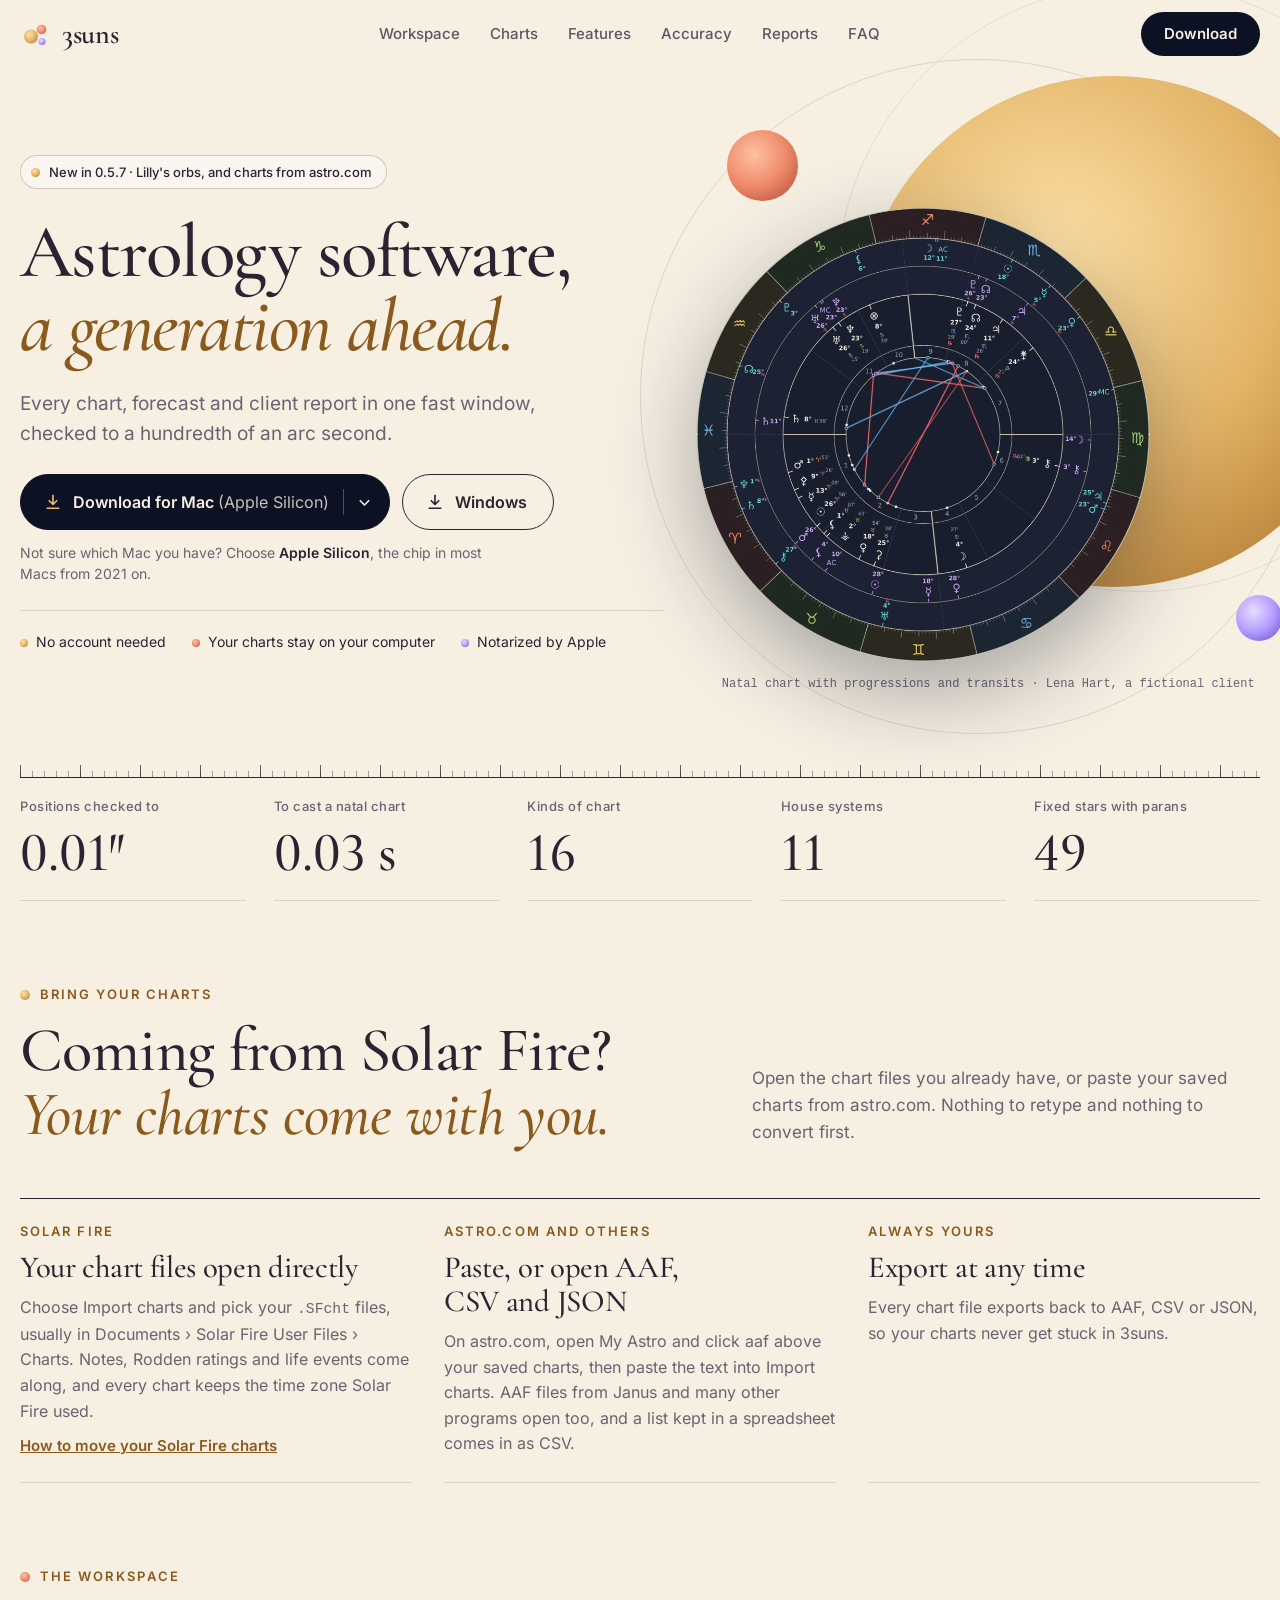
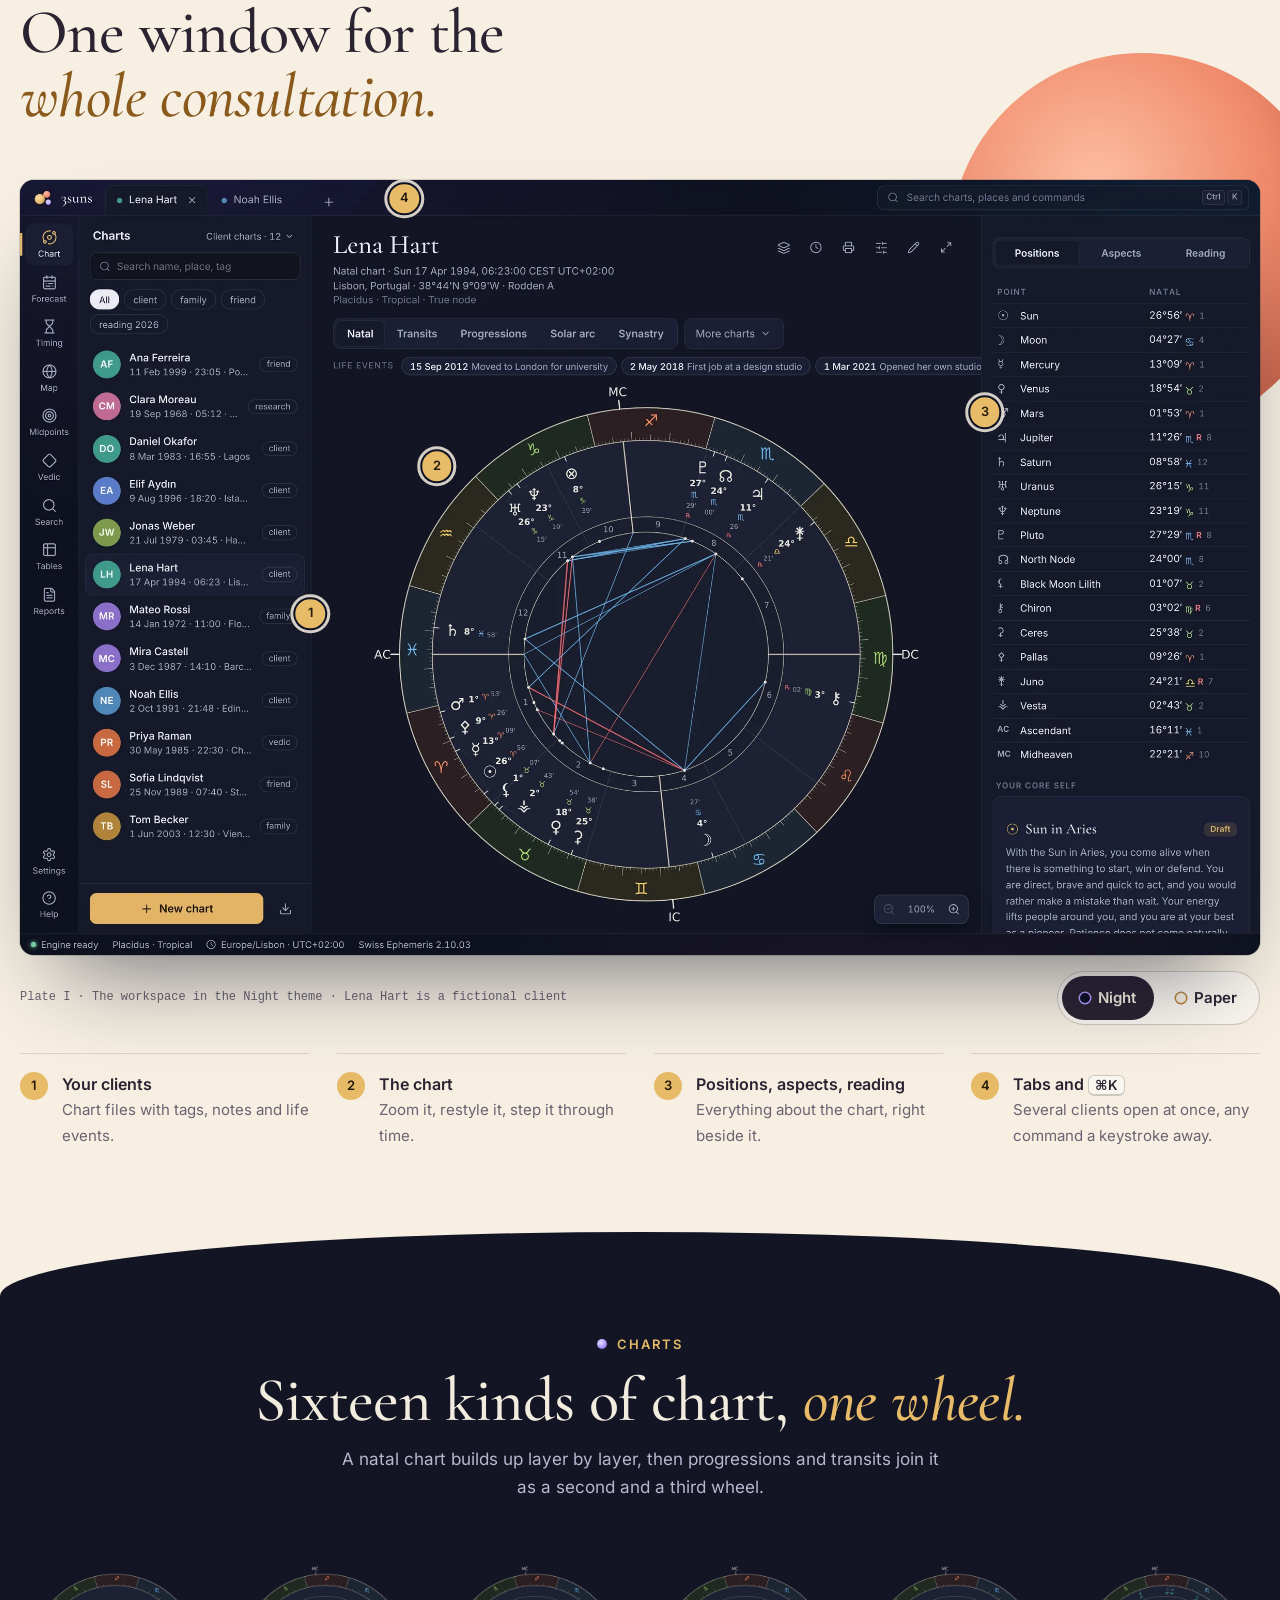
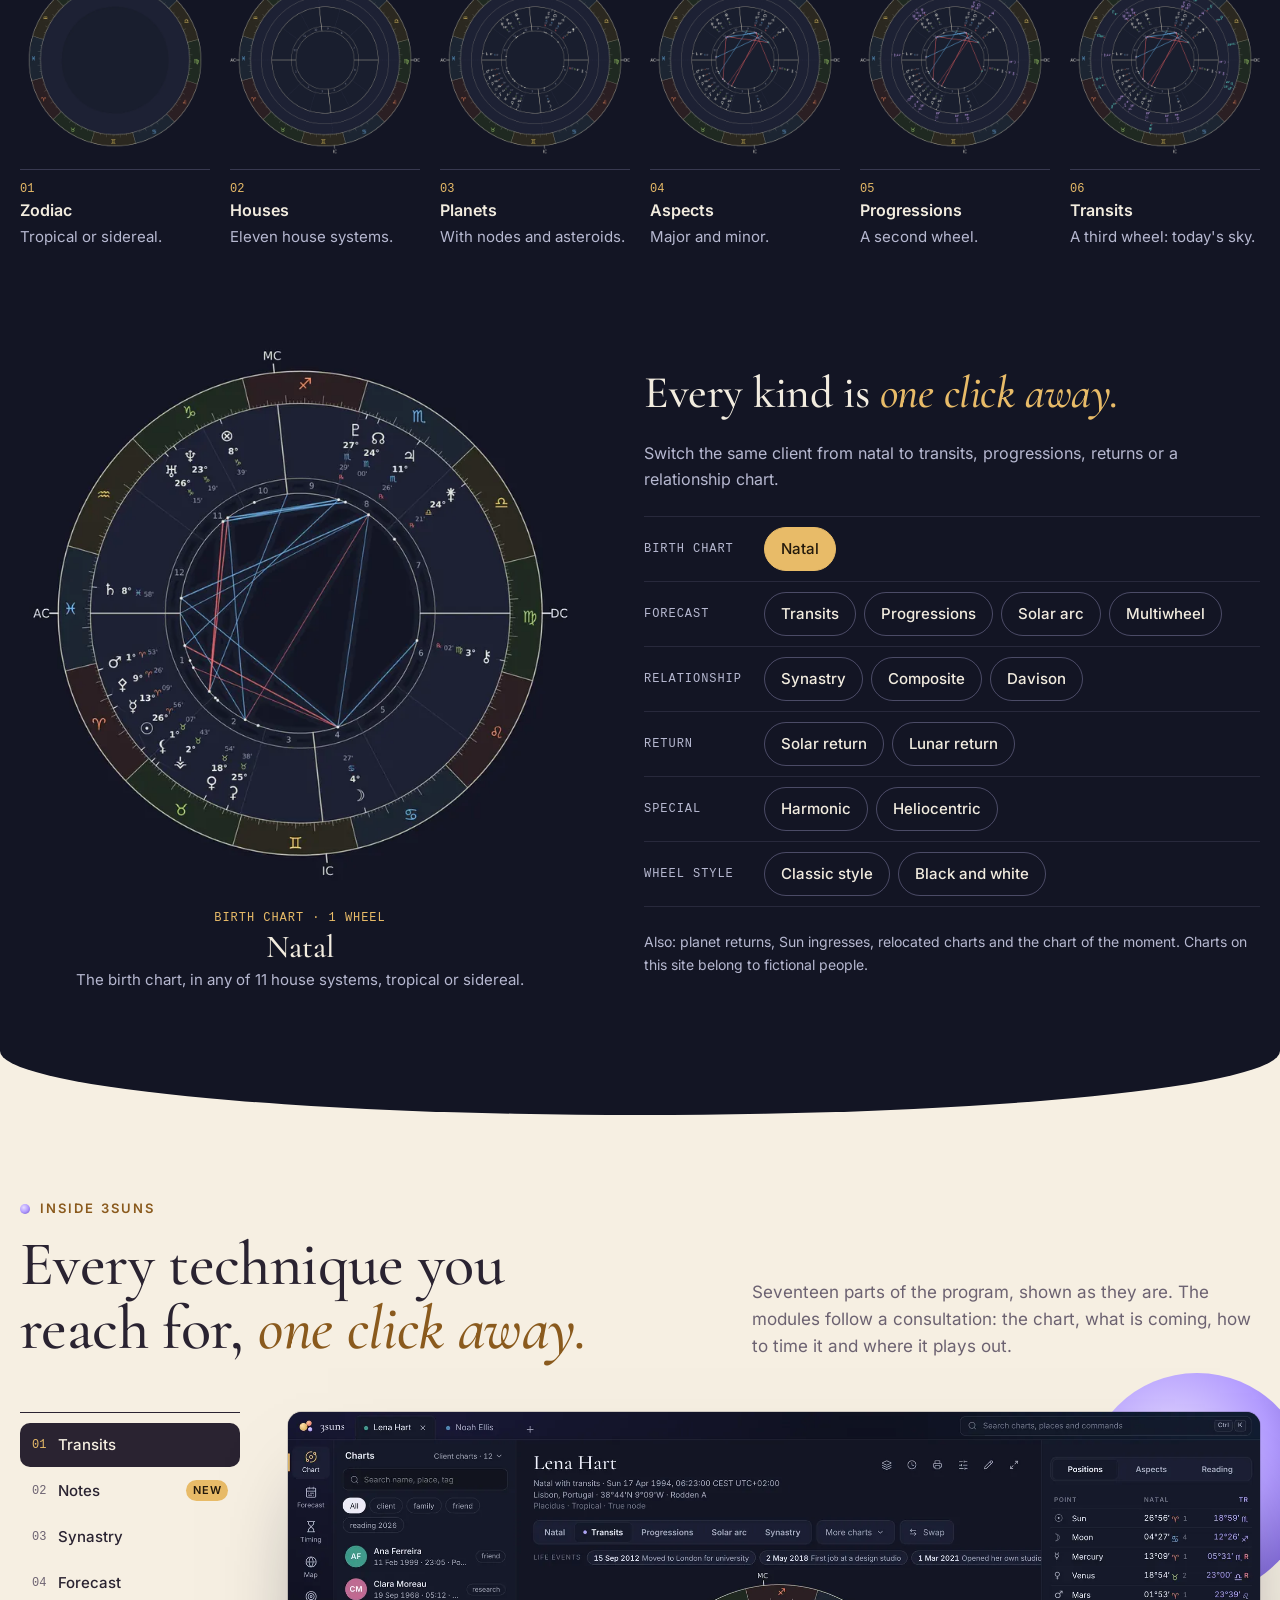
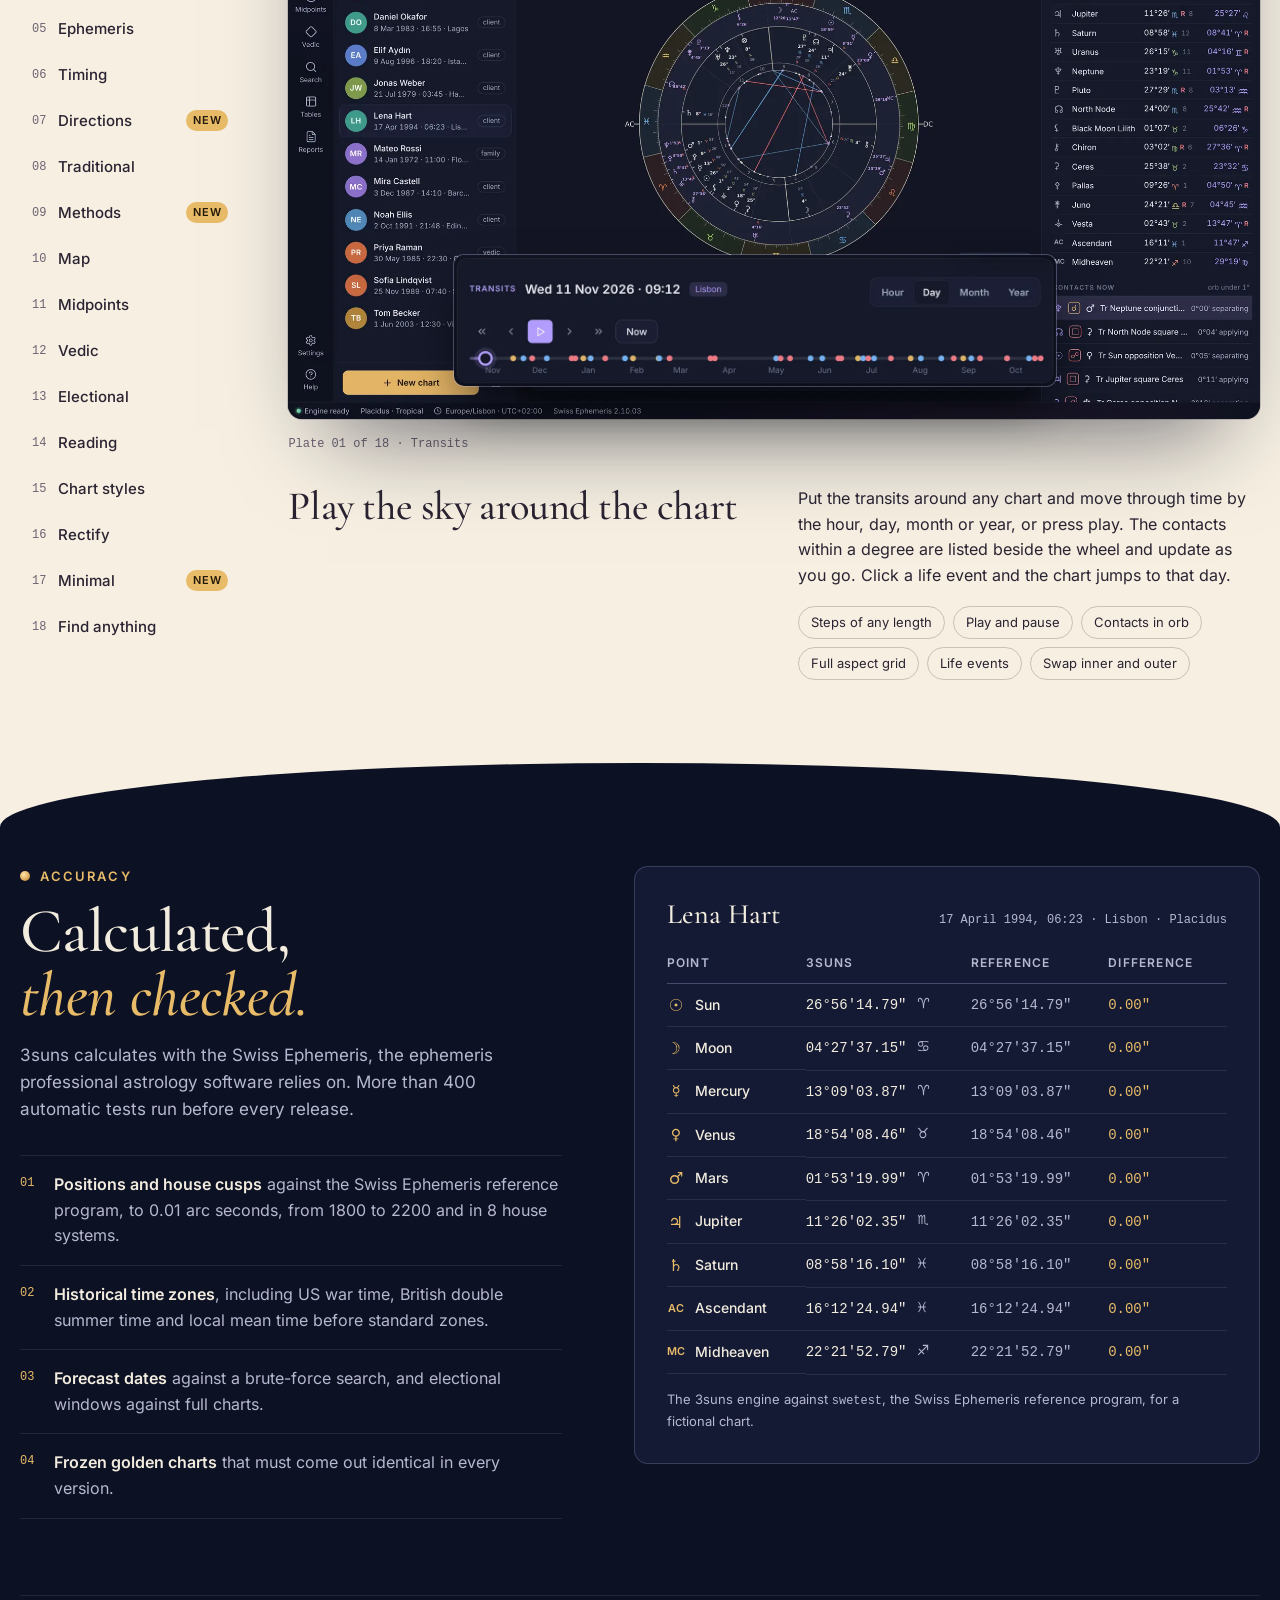
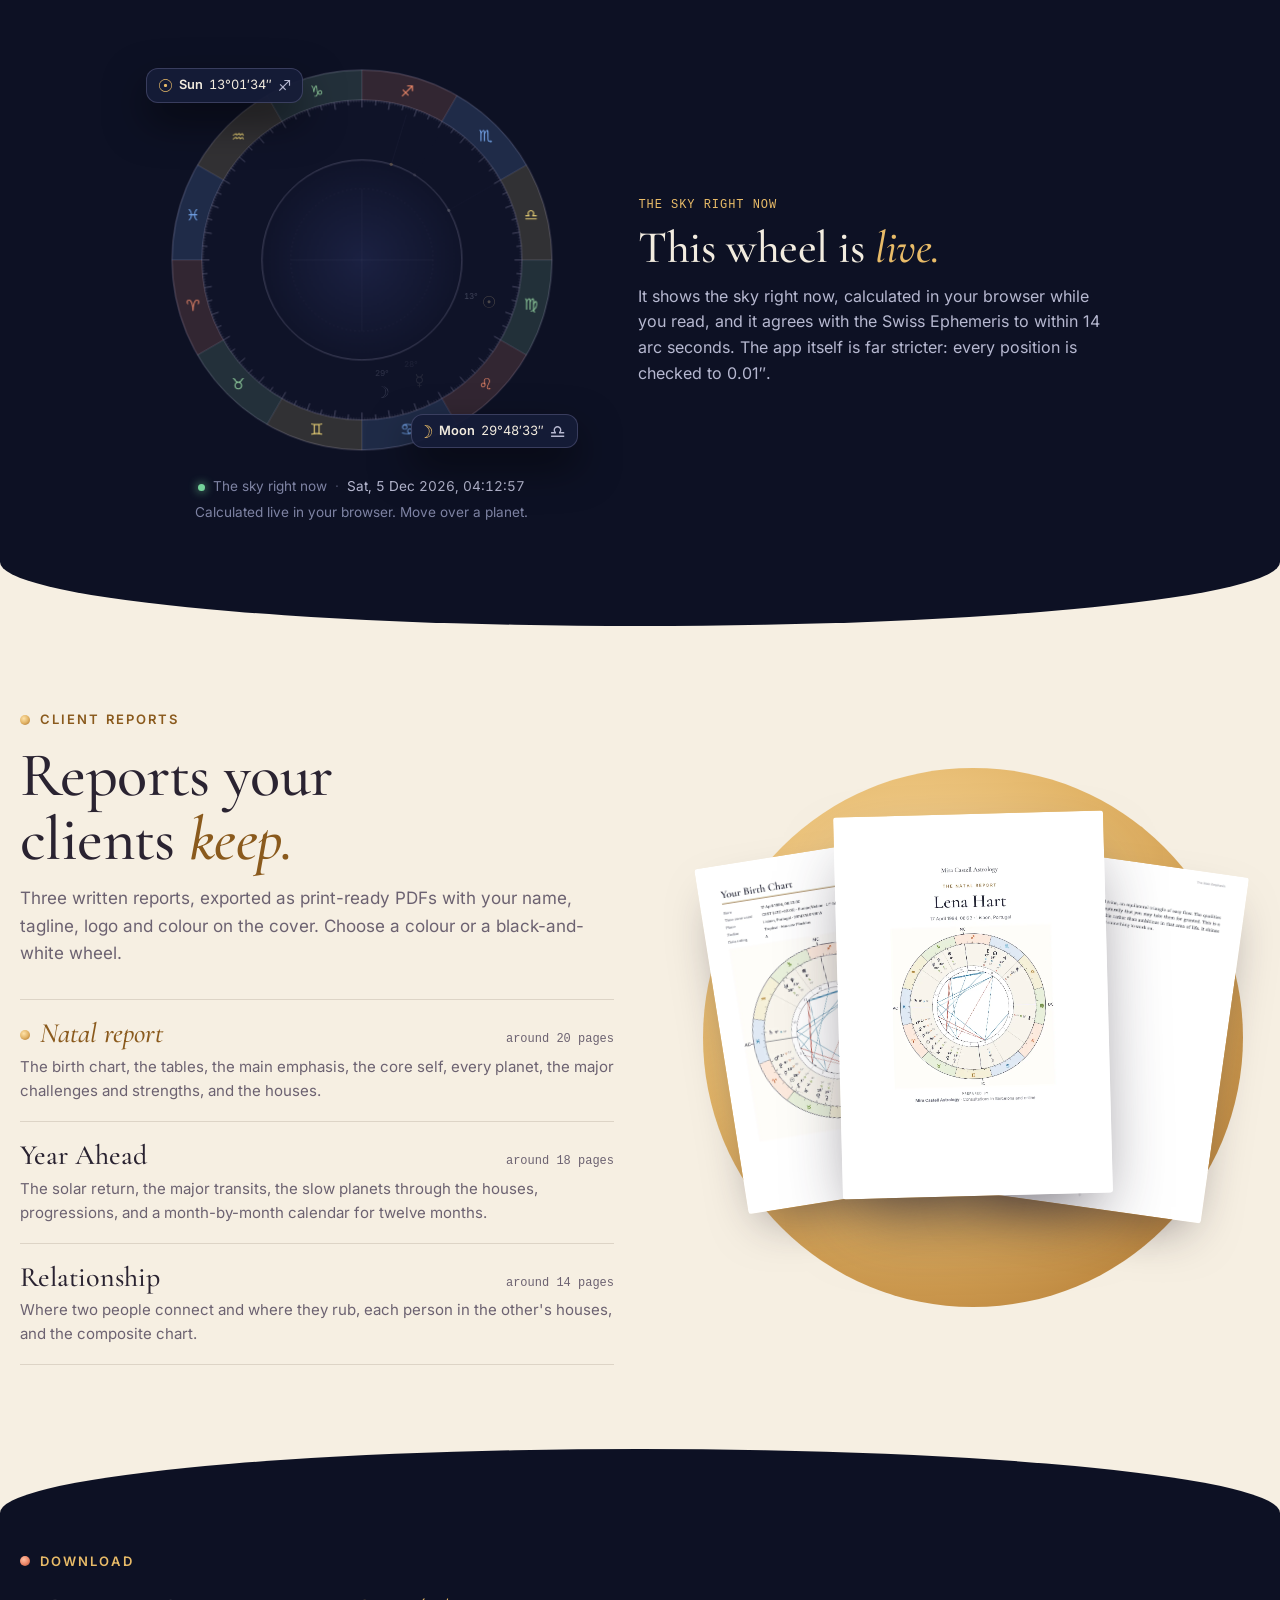
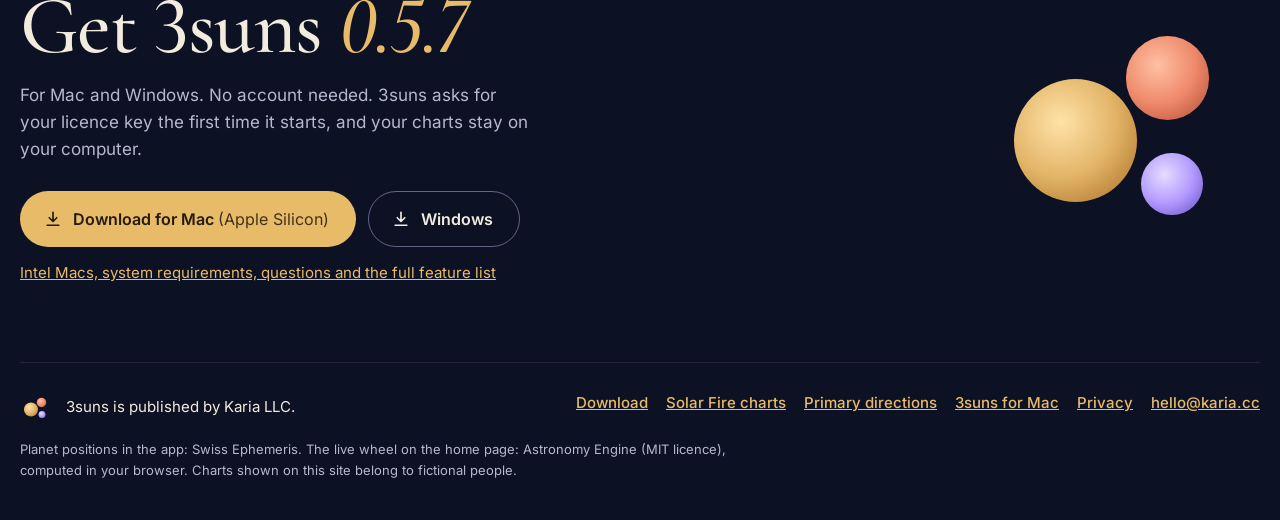
<file: index.html>
<!doctype html>
<html lang="en">
<head>
<meta charset="utf-8">
<meta name="viewport" content="width=device-width, initial-scale=1, viewport-fit=cover">
<title>3suns · Professional astrology software for Mac and Windows</title>
<meta name="description" content="Astrology software for Mac and Windows: natal charts, transits, synastry, traditional timing, astrocartography, Vedic charts and client reports.">
<meta name="robots" content="index, follow, max-image-preview:large">
<meta name="theme-color" content="#f6efe2">
<meta property="og:type" content="website">
<meta property="og:title" content="3suns · Astrology software, a generation ahead">
<meta property="og:description" content="Charts, forecasts, traditional timing, astrocartography, Vedic charts and client reports in one fast window, for Mac and Windows.">
<meta property="og:locale" content="en_US">
<meta property="og:url" content="https://3suns.app/">
<meta property="og:site_name" content="3suns">
<meta property="og:image" content="https://3suns.app/img/og-daylight.jpg">
<meta property="og:image:width" content="1200">
<meta property="og:image:height" content="630">
<meta property="og:image:alt" content="3suns, astrology software for Mac and Windows, with a natal chart wheel">
<meta name="twitter:card" content="summary_large_image">
<meta name="twitter:image" content="https://3suns.app/img/og-daylight.jpg">
<link rel="canonical" href="https://3suns.app/">
<link rel="icon" href="favicon.svg" type="image/svg+xml">
<link rel="icon" href="favicon-32.png" sizes="32x32" type="image/png">
<link rel="apple-touch-icon" href="apple-touch-icon.png">
<link rel="preload" href="fonts/cormorant-garamond-500-normal.woff2" as="font" type="font/woff2" crossorigin>
<link rel="preload" href="fonts/inter-400-normal.woff2" as="font" type="font/woff2" crossorigin>
<link rel="preload" href="img/l-zodiac.webp" as="image" fetchpriority="high">
<link rel="stylesheet" href="css/site.css">
<script type="application/ld+json">{"@context":"https://schema.org","@graph":[{"@type":"Organization","@id":"https://3suns.app/#publisher","name":"Karia LLC","url":"https://karia.cc"},{"@type":"WebSite","@id":"https://3suns.app/#website","name":"3suns","url":"https://3suns.app/","inLanguage":"en","publisher":{"@id":"https://3suns.app/#publisher"}},{"@type":"SoftwareApplication","@id":"https://3suns.app/#app","name":"3suns","url":"https://3suns.app/","description":"3suns is professional astrology software for Mac and Windows. Charts, forecasts, traditional timing, astrocartography, Vedic charts and client reports in one window, with positions checked to 0.01 arc seconds against the Swiss Ephemeris.","applicationCategory":"LifestyleApplication","applicationSubCategory":"Astrology software","operatingSystem":"macOS 11 or later, Windows 10, Windows 11","downloadUrl":"https://3suns.app/download","image":"https://3suns.app/img/og-daylight.jpg","screenshot":"https://3suns.app/img/app-paper.webp","featureList":["Natal, event and moment charts in 11 house systems, tropical or sidereal","Transits, secondary progressions and solar arc directions","Solar, lunar and planet returns","Synastry, composite, Davison and harmonic charts","Year forecast timeline with exact dates, stations, ingresses, lunations and eclipses","Graphic ephemeris and electional search","Profections, firdaria and zodiacal releasing","Primary directions in zodiaco and in mundo: Placidus, Regiomontanus and Campanus, with a speculum","Almutens, essential dignities, Arabic parts and your own traditional methods","Astrocartography with parans and local space","Midpoint trees and 90 degree dials","Vedic charts: divisional charts, nakshatras and Vimshottari dashas","Chart notes and predictions linked to the wheel","Natal, Year Ahead and Relationship PDF reports with your own branding","Solar Fire chart file (.SFcht) import","AAF, CSV and JSON chart import and export"],"inLanguage":"en","publisher":{"@id":"https://3suns.app/#publisher"}}]}</script>
</head>
<body>
<a class="skip" href="#main">Skip to content</a>

<header class="nav" id="nav">
  <div class="wrap nav-row">
    <a class="brand" href="#top" aria-label="3suns home">
      <svg class="brand-mark" viewBox="0 0 64 64" aria-hidden="true"><defs><radialGradient id="bm1" cx=".38" cy=".35" r=".75"><stop offset="0" stop-color="#ffe2a8"/><stop offset=".6" stop-color="#e2b467"/><stop offset="1" stop-color="#b9823a"/></radialGradient><radialGradient id="bm2" cx=".38" cy=".35" r=".75"><stop offset="0" stop-color="#ffc0a3"/><stop offset=".6" stop-color="#ef8a6b"/><stop offset="1" stop-color="#c25f45"/></radialGradient><radialGradient id="bm3" cx=".38" cy=".35" r=".75"><stop offset="0" stop-color="#e6dcff"/><stop offset=".6" stop-color="#b39cff"/><stop offset="1" stop-color="#7e66d6"/></radialGradient></defs><circle cx="22" cy="37" r="14" fill="url(#bm1)"/><circle cx="43" cy="23" r="9.5" fill="url(#bm2)"/><circle cx="44" cy="47" r="7" fill="url(#bm3)"/></svg>
      <span class="brand-name">3suns</span>
    </a>
    <nav class="nav-links" aria-label="Sections">
      <a href="#workspace">Workspace</a>
      <a href="#charts">Charts</a>
      <a href="#features">Features</a>
      <a href="#accuracy">Accuracy</a>
      <a href="#reports">Reports</a>
      <a href="/download#faq">FAQ</a>
    </nav>
    <a class="btn btn-night" href="/download">Download</a>
  </div>
</header>

<main id="main">

<!-- HERO: the copy on the left; on the right the chart wheel in front of the gold sun -->
<section class="hero" id="top">
  <div class="wrap hero-in">
    <div class="hero-copy">
      <a class="pill" href="#import"><span class="dot sun-gold" aria-hidden="true"></span><span>New in <span data-version>0.5.7</span> · Lilly's orbs, and charts from astro.com</span></a>
      <h1>Astrology software, <em>a generation ahead.</em></h1>
      <p class="lede">Every chart, forecast and client report in one fast window, checked to a hundredth of an arc second.</p>
      <div class="get">
        <div class="install" id="install">
          <div class="inst-split is-you" id="inst-mac">
          <a class="inst-main" data-dl="macArm" href="/download"><svg class="inst-dl" viewBox="0 0 24 24" aria-hidden="true"><path d="M12 4v11m0 0l-4.5-4.5M12 15l4.5-4.5M5 19.5h14"/></svg><span><span class="lbl-pre">Download for </span>Mac <small>(Apple Silicon)</small></span></a>
          <button type="button" class="inst-more" id="inst-more" aria-haspopup="menu" aria-expanded="false" aria-controls="inst-menu" aria-label="Choose the version for your Mac"><svg viewBox="0 0 24 24" aria-hidden="true"><path d="M6 9.5l6 6 6-6"/></svg></button>
          <div class="inst-menu" id="inst-menu" role="menu" aria-label="Mac downloads" hidden>
          <a role="menuitem" data-dl="macArm" href="/download"><b>Apple Silicon (M1 and later)</b><span>Most Macs from 2021 on · <span data-size="macArm">93 MB</span></span><svg class="inst-dl" viewBox="0 0 24 24" aria-hidden="true"><path d="M12 4v11m0 0l-4.5-4.5M12 15l4.5-4.5M5 19.5h14"/></svg></a>
          <a role="menuitem" data-dl="macIntel" href="/download"><b>Intel Processor</b><span>Older Macs · <span data-size="macIntel">96 MB</span></span><svg class="inst-dl" viewBox="0 0 24 24" aria-hidden="true"><path d="M12 4v11m0 0l-4.5-4.5M12 15l4.5-4.5M5 19.5h14"/></svg></a>
          <p class="inst-menu-tip">To check, open the Apple menu and choose About This Mac.</p>
          </div>
          </div>
          <a class="inst" data-dl="windows" href="/download"><svg class="inst-dl" viewBox="0 0 24 24" aria-hidden="true"><path d="M12 4v11m0 0l-4.5-4.5M12 15l4.5-4.5M5 19.5h14"/></svg><span><span class="lbl-pre">Download for </span>Windows</span></a>
          </div>
        <p class="inst-note">Not sure which Mac you have? Choose <b>Apple Silicon</b>, the chip in most Macs from 2021 on.</p>
      </div>
      <ul class="trust">
        <li><span class="dot sun-gold" aria-hidden="true"></span>No account needed</li>
        <li><span class="dot sun-coral" aria-hidden="true"></span>Your charts stay on your computer</li>
        <li><span class="dot sun-lilac" aria-hidden="true"></span>Notarized by Apple</li>
      </ul>
    </div>
    <div class="hero-art">
      <div class="eclipse">
        <span class="orbit o1" aria-hidden="true"></span>
        <span class="orbit o2" aria-hidden="true"></span>
        <span class="sun sun-gold" aria-hidden="true"></span>
        <span class="sun sun-coral drift" aria-hidden="true"></span>
        <span class="sun sun-lilac drift slow" aria-hidden="true"></span>
        <div class="wheel-stack">
          <div class="layers">
            <img src="img/l-zodiac.webp" width="960" height="960" fetchpriority="high" alt="The natal chart of a fictional client, with a ring of progressions and a ring of transits around it">
            <img src="img/l-houses.webp" width="960" height="960" alt="">
            <img src="img/l-natal.webp" width="960" height="960" alt="">
            <img src="img/l-aspects.webp" width="960" height="960" alt="">
            <img class="ring-in" src="img/l-ring2.webp" width="960" height="960" alt="">
            <img class="ring-in late" src="img/l-ring3.webp" width="960" height="960" alt="">
          </div>
        </div>
      </div>
      <p class="cap">Natal chart with progressions and transits · Lena Hart, a fictional client</p>
    </div>
  </div>
</section>

<!-- 3suns in numbers -->
<section class="numbers" aria-label="3suns in numbers">
  <div class="wrap">
    <div class="ruler" aria-hidden="true"></div>
    <dl class="specs">
      <div class="spec"><dt>Positions checked to</dt><dd>0.01″</dd></div>
      <div class="spec"><dt>To cast a natal chart</dt><dd>0.03 s</dd></div>
      <div class="spec"><dt>Kinds of chart</dt><dd>16</dd></div>
      <div class="spec"><dt>House systems</dt><dd>11</dd></div>
      <div class="spec"><dt>Fixed stars with parans</dt><dd>49</dd></div>
    </dl>
  </div>
</section>

<!-- BRING YOUR CHARTS: Solar Fire files open directly; other programs via AAF, CSV, JSON -->
<section class="sec bring" id="import">
  <div class="wrap">
    <header class="sec-head">
      <div>
        <p class="eyebrow"><span class="dot sun-gold" aria-hidden="true"></span>Bring your charts</p>
        <h2>Coming from Solar Fire? <em>Your charts come with you.</em></h2>
      </div>
      <p>Open the chart files you already have, or paste your saved charts from astro.com. Nothing to retype and nothing to convert first.</p>
    </header>
    <div class="sec-body bring-grid">
      <div class="bring-item bring-main">
        <p class="bring-k">Solar Fire</p>
        <h3>Your chart files open directly</h3>
        <p>Choose Import charts and pick your <code>.SFcht</code> files, usually in Documents › Solar Fire User Files › Charts. Notes, Rodden ratings and life events come along, and every chart keeps the time zone Solar Fire used.</p>
        <p class="bring-more"><a href="/solar-fire">How to move your Solar Fire charts</a></p>
      </div>
      <div class="bring-item">
        <p class="bring-k">astro.com and others</p>
        <h3>Paste, or open AAF, CSV and JSON</h3>
        <p>On astro.com, open My Astro and click aaf above your saved charts, then paste the text into Import charts. AAF files from Janus and many other programs open too, and a list kept in a spreadsheet comes in as CSV.</p>
      </div>
      <div class="bring-item">
        <p class="bring-k">Always yours</p>
        <h3>Export at any time</h3>
        <p>Every chart file exports back to AAF, CSV or JSON, so your charts never get stuck in 3suns.</p>
      </div>
    </div>
  </div>
</section>

<!-- WORKSPACE: one capture of the app with four numbered points -->
<section class="sec workspace" id="workspace">
  <div class="wrap">
    <header class="sec-head">
      <div>
        <p class="eyebrow"><span class="dot sun-coral" aria-hidden="true"></span>The workspace</p>
        <h2>One window for the <em>whole consultation.</em></h2>
      </div>
    </header>
    <figure class="plate">
      <span class="sun sun-coral" aria-hidden="true"></span>
      <div class="win">
        <img id="shot" data-shot="night" src="img/app-natal.webp" width="2400" height="1500" alt="The 3suns workspace: a client list on the left, the natal chart of a fictional client in the middle, and her positions and reading on the right">
        <span class="pin" style="left:23.4%;top:56%" aria-hidden="true">1</span>
        <span class="pin" style="left:33.6%;top:37%" aria-hidden="true">2</span>
        <span class="pin" style="left:77.8%;top:30%" aria-hidden="true">3</span>
        <span class="pin" style="left:31%;top:2.5%" aria-hidden="true">4</span>
      </div>
      <figcaption class="plate-cap">
        <span class="cap">Plate I · The workspace in the <span id="shot-theme">Night</span> theme · Lena Hart is a fictional client</span>
        <div class="theme-switch" role="group" aria-label="App theme">
          <button type="button" class="ts-btn is-on" data-theme-shot="night" aria-pressed="true"><span class="ts-dot night" aria-hidden="true"></span>Night</button>
          <button type="button" class="ts-btn" data-theme-shot="paper" aria-pressed="false"><span class="ts-dot paper" aria-hidden="true"></span>Paper</button>
        </div>
      </figcaption>
    </figure>
    <ol class="legend">
      <li><span class="n" aria-hidden="true">1</span><div><b>Your clients</b><span>Chart files with tags, notes and life events.</span></div></li>
      <li><span class="n" aria-hidden="true">2</span><div><b>The chart</b><span>Zoom it, restyle it, step it through time.</span></div></li>
      <li><span class="n" aria-hidden="true">3</span><div><b>Positions, aspects, reading</b><span>Everything about the chart, right beside it.</span></div></li>
      <li><span class="n" aria-hidden="true">4</span><div><b>Tabs and <kbd>⌘K</kbd></b><span>Several clients open at once, any command a keystroke away.</span></div></li>
    </ol>
  </div>
</section>

<!-- CHARTS: the wheel in six layers, then one wheel that switches between the kinds of chart -->
<section class="band band--app" id="charts">
  <div class="wrap">
    <header class="sec-head center">
      <div>
        <p class="eyebrow"><span class="dot sun-lilac" aria-hidden="true"></span>Charts</p>
        <h2>Sixteen kinds of chart, <em>one wheel.</em></h2>
      </div>
      <p>A natal chart builds up layer by layer, then progressions and transits join it as a second and a third wheel.</p>
    </header>
    <ol class="strip reveal">
        <li><div class="layers" aria-hidden="true"><img src="img/l-zodiac.webp" width="960" height="960" alt="" loading="lazy"></div><div class="step"><i>01</i><b>Zodiac</b><span>Tropical or sidereal.</span></div></li>
        <li><div class="layers" aria-hidden="true"><img src="img/l-zodiac.webp" width="960" height="960" alt="" loading="lazy"><img src="img/l-houses.webp" width="960" height="960" alt="" loading="lazy"></div><div class="step"><i>02</i><b>Houses</b><span>Eleven house systems.</span></div></li>
        <li><div class="layers" aria-hidden="true"><img src="img/l-zodiac.webp" width="960" height="960" alt="" loading="lazy"><img src="img/l-houses.webp" width="960" height="960" alt="" loading="lazy"><img src="img/l-natal.webp" width="960" height="960" alt="" loading="lazy"></div><div class="step"><i>03</i><b>Planets</b><span>With nodes and asteroids.</span></div></li>
        <li><div class="layers" aria-hidden="true"><img src="img/l-zodiac.webp" width="960" height="960" alt="" loading="lazy"><img src="img/l-houses.webp" width="960" height="960" alt="" loading="lazy"><img src="img/l-natal.webp" width="960" height="960" alt="" loading="lazy"><img src="img/l-aspects.webp" width="960" height="960" alt="" loading="lazy"></div><div class="step"><i>04</i><b>Aspects</b><span>Major and minor.</span></div></li>
        <li><div class="layers" aria-hidden="true"><img src="img/l-zodiac.webp" width="960" height="960" alt="" loading="lazy"><img src="img/l-houses.webp" width="960" height="960" alt="" loading="lazy"><img src="img/l-natal.webp" width="960" height="960" alt="" loading="lazy"><img src="img/l-aspects.webp" width="960" height="960" alt="" loading="lazy"><img src="img/l-ring2.webp" width="960" height="960" alt="" loading="lazy"></div><div class="step"><i>05</i><b>Progressions</b><span>A second wheel.</span></div></li>
        <li><div class="layers" aria-hidden="true"><img src="img/l-zodiac.webp" width="960" height="960" alt="" loading="lazy"><img src="img/l-houses.webp" width="960" height="960" alt="" loading="lazy"><img src="img/l-natal.webp" width="960" height="960" alt="" loading="lazy"><img src="img/l-aspects.webp" width="960" height="960" alt="" loading="lazy"><img src="img/l-ring2.webp" width="960" height="960" alt="" loading="lazy"><img src="img/l-ring3.webp" width="960" height="960" alt="" loading="lazy"></div><div class="step"><i>06</i><b>Transits</b><span>A third wheel: today's sky.</span></div></li>
    </ol>
    <div class="kinds reveal">
      <figure class="kind-fig" id="kind-fig">
        <img src="img/w-natal.webp" width="720" height="720" alt="Natal chart wheel" loading="lazy">
        <figcaption aria-live="polite">
          <span class="kind-tag">Birth chart · 1 wheel</span>
          <span class="kind-name">Natal</span>
          <span class="kind-desc">The birth chart, in any of 11 house systems, tropical or sidereal.</span>
        </figcaption>
      </figure>
      <div class="kind-pick">
        <h3>Every kind is <em>one click away.</em></h3>
        <p>Switch the same client from natal to transits, progressions, returns or a relationship chart.</p>
        <div class="kind-rows" role="group" aria-label="Kinds of chart">
          <div class="kind-row"><span>Birth chart</span><button type="button" class="kind-btn" aria-pressed="true" data-img="w-natal" data-tag="Birth chart · 1 wheel" data-desc="The birth chart, in any of 11 house systems, tropical or sidereal." data-alt="Natal chart wheel">Natal</button></div>
          <div class="kind-row"><span>Forecast</span><button type="button" class="kind-btn" aria-pressed="false" data-img="w-transits" data-tag="Forecast · 2 wheels" data-desc="Today&#x27;s sky around the natal chart. Step or play it through time." data-alt="Natal chart with a ring of transits">Transits</button><button type="button" class="kind-btn" aria-pressed="false" data-img="w-progressed" data-tag="Forecast · 2 wheels" data-desc="Secondary, tertiary, minor or your own rate, around the natal chart." data-alt="Natal chart with a ring of secondary progressions">Progressions</button><button type="button" class="kind-btn" aria-pressed="false" data-img="w-solar-arc" data-tag="Forecast · 2 wheels" data-desc="Solar arc, Naibod, one-degree, Ascendant and Vertex arc directions, with converse." data-alt="Natal chart with a ring of solar arc directions">Solar arc</button><button type="button" class="kind-btn" aria-pressed="false" data-img="w-multiwheel" data-tag="Forecast · 3 wheels" data-desc="Natal, progressed and transiting planets together, each ring in its own colour." data-alt="A three-ring multiwheel">Multiwheel</button></div>
          <div class="kind-row"><span>Relationship</span><button type="button" class="kind-btn" aria-pressed="false" data-img="w-synastry" data-tag="Relationship · 2 wheels" data-desc="Two people on one wheel, with every cross-aspect drawn and listed." data-alt="Synastry biwheel of two fictional people">Synastry</button><button type="button" class="kind-btn" aria-pressed="false" data-img="w-composite" data-tag="Relationship · 1 wheel" data-desc="The midpoint chart of a relationship." data-alt="Composite chart wheel">Composite</button><button type="button" class="kind-btn" aria-pressed="false" data-img="w-davison" data-tag="Relationship · 1 wheel" data-desc="The relationship chart for the midpoint in time and place." data-alt="Davison chart wheel">Davison</button></div>
          <div class="kind-row"><span>Return</span><button type="button" class="kind-btn" aria-pressed="false" data-img="w-solar-return" data-tag="Return · 1 wheel" data-desc="The chart of the Sun&#x27;s return, for any year and any place." data-alt="Solar return chart wheel">Solar return</button><button type="button" class="kind-btn" aria-pressed="false" data-img="w-lunar-return" data-tag="Return · 1 wheel" data-desc="The Moon&#x27;s return, month by month. Planet returns work the same way." data-alt="Lunar return chart wheel">Lunar return</button></div>
          <div class="kind-row"><span>Special</span><button type="button" class="kind-btn" aria-pressed="false" data-img="w-harmonic" data-tag="Special · 1 wheel" data-desc="Any harmonic of the chart. This is the fifth." data-alt="Fifth harmonic chart wheel">Harmonic</button><button type="button" class="kind-btn" aria-pressed="false" data-img="w-heliocentric" data-tag="Special · 1 wheel" data-desc="The same moment as seen from the Sun." data-alt="Heliocentric chart wheel">Heliocentric</button></div>
          <div class="kind-row"><span>Wheel style</span><button type="button" class="kind-btn" aria-pressed="false" data-img="w-classic" data-tag="Wheel style · 1 wheel" data-desc="A rainbow zodiac, a colour for each planet and aspect glyphs on the lines. One of eight built-in styles." data-alt="Natal chart in the Classic style with a rainbow zodiac">Classic style</button><button type="button" class="kind-btn" aria-pressed="false" data-img="w-mono" data-tag="Wheel style · 1 wheel" data-desc="A clean mono wheel that prints well on any printer." data-alt="Natal chart in black and white for print">Black and white</button></div>
        </div>
        <p class="also">Also: planet returns, Sun ingresses, relocated charts and the chart of the moment. Charts on this site belong to fictional people.</p>
      </div>
    </div>
  </div>
</section>

<!-- FEATURES: seventeen parts of the program, one window each -->
<section class="sec" id="features">
  <div class="wrap">
    <header class="sec-head">
      <div>
        <p class="eyebrow"><span class="dot sun-lilac" aria-hidden="true"></span>Inside 3suns</p>
        <h2>Every technique you reach for, <em>one click away.</em></h2>
      </div>
      <p>Seventeen parts of the program, shown as they are. The modules follow a consultation: the chart, what is coming, how to time it and where it plays out.</p>
    </header>
    <div class="tour">
      <div class="tour-rail" role="tablist" aria-label="Modules" aria-orientation="vertical" id="tour-rail">
        <button type="button" role="tab" id="tab-transits" aria-controls="panel-transits" aria-selected="true" class="is-on"><i aria-hidden="true">01</i><span>Transits</span></button>
        <button type="button" role="tab" id="tab-notes" aria-controls="panel-notes" aria-selected="false" tabindex="-1"><i aria-hidden="true">02</i><span>Notes</span><em class="new">New</em></button>
        <button type="button" role="tab" id="tab-synastry" aria-controls="panel-synastry" aria-selected="false" tabindex="-1"><i aria-hidden="true">03</i><span>Synastry</span></button>
        <button type="button" role="tab" id="tab-forecast" aria-controls="panel-forecast" aria-selected="false" tabindex="-1"><i aria-hidden="true">04</i><span>Forecast</span></button>
        <button type="button" role="tab" id="tab-ephemeris" aria-controls="panel-ephemeris" aria-selected="false" tabindex="-1"><i aria-hidden="true">05</i><span>Ephemeris</span></button>
        <button type="button" role="tab" id="tab-timing" aria-controls="panel-timing" aria-selected="false" tabindex="-1"><i aria-hidden="true">06</i><span>Timing</span></button>
        <button type="button" role="tab" id="tab-directions" aria-controls="panel-directions" aria-selected="false" tabindex="-1"><i aria-hidden="true">07</i><span>Directions</span><em class="new">New</em></button>
        <button type="button" role="tab" id="tab-traditional" aria-controls="panel-traditional" aria-selected="false" tabindex="-1"><i aria-hidden="true">08</i><span>Traditional</span></button>
        <button type="button" role="tab" id="tab-methods" aria-controls="panel-methods" aria-selected="false" tabindex="-1"><i aria-hidden="true">09</i><span>Methods</span><em class="new">New</em></button>
        <button type="button" role="tab" id="tab-map" aria-controls="panel-map" aria-selected="false" tabindex="-1"><i aria-hidden="true">10</i><span>Map</span></button>
        <button type="button" role="tab" id="tab-midpoints" aria-controls="panel-midpoints" aria-selected="false" tabindex="-1"><i aria-hidden="true">11</i><span>Midpoints</span></button>
        <button type="button" role="tab" id="tab-vedic" aria-controls="panel-vedic" aria-selected="false" tabindex="-1"><i aria-hidden="true">12</i><span>Vedic</span></button>
        <button type="button" role="tab" id="tab-search" aria-controls="panel-search" aria-selected="false" tabindex="-1"><i aria-hidden="true">13</i><span>Electional</span></button>
        <button type="button" role="tab" id="tab-reading" aria-controls="panel-reading" aria-selected="false" tabindex="-1"><i aria-hidden="true">14</i><span>Reading</span></button>
        <button type="button" role="tab" id="tab-styles" aria-controls="panel-styles" aria-selected="false" tabindex="-1"><i aria-hidden="true">15</i><span>Chart styles</span></button>
        <button type="button" role="tab" id="tab-rectify" aria-controls="panel-rectify" aria-selected="false" tabindex="-1"><i aria-hidden="true">16</i><span>Rectify</span></button>
        <button type="button" role="tab" id="tab-minimal" aria-controls="panel-minimal" aria-selected="false" tabindex="-1"><i aria-hidden="true">17</i><span>Minimal</span><em class="new">New</em></button>
        <button type="button" role="tab" id="tab-palette" aria-controls="panel-palette" aria-selected="false" tabindex="-1"><i aria-hidden="true">18</i><span>Find anything</span></button>
      </div>
      <div class="tour-stage">
        <span class="sun sun-lilac" aria-hidden="true"></span>
        <article class="panel is-on" role="tabpanel" id="panel-transits" aria-labelledby="tab-transits">
          <figure>
            <div class="win"><img src="img/t-transits.webp" width="1920" height="1200" alt="The natal chart of a fictional client with today's transits around it, the contacts in orb listed on the right and the time slider below" loading="lazy"><img class="float" style="--l:17%;--t:73%;--w:62%" src="img/d-transits.webp" width="1300" height="284" alt="" loading="lazy"></div>
            <figcaption class="cap">Plate 01 of 18 · Transits</figcaption>
          </figure>
          <div class="panel-text">
            <h3>Play the sky around the chart</h3>
            <div>
              <p>Put the transits around any chart and move through time by the hour, day, month or year, or press play. The contacts within a degree are listed beside the wheel and update as you go. Click a life event and the chart jumps to that day.</p>
              <ul class="chips"><li>Steps of any length</li><li>Play and pause</li><li>Contacts in orb</li><li>Full aspect grid</li><li>Life events</li><li>Swap inner and outer</li></ul>
            </div>
          </div>
        </article>
        <article class="panel" role="tabpanel" id="panel-notes" aria-labelledby="tab-notes" hidden>
          <figure>
            <div class="win"><img src="img/t-notes.webp" width="1920" height="1200" alt="A natal chart with the Notes tab open beside it: a prediction, a session note and a research note, each with linked planets" loading="lazy"><img class="float" style="--l:2%;--t:9%;--w:22%" src="img/d-notes.webp" width="708" height="1096" alt="A prediction note with its due date, its outcome buttons, the linked chart and the count of predictions that came true" loading="lazy"></div>
            <figcaption class="cap">Plate 02 of 18 · Notes</figcaption>
          </figure>
          <div class="panel-text">
            <h3>Notes that know the chart</h3>
            <div>
              <p>Write session notes, research and predictions beside the wheel. Type @ to link a planet or point and [[ to link another note; linked points are marked on the wheel. A prediction gets a due date and, later, an outcome, so you can see how many came true. Every note is a plain Markdown file that opens in any editor.</p>
              <ul class="chips"><li>Sessions, research, predictions</li><li>@ points and [[links]]</li><li>Marks on the wheel</li><li>Outcomes</li><li>Markdown files</li></ul>
            </div>
          </div>
        </article>
        <article class="panel" role="tabpanel" id="panel-synastry" aria-labelledby="tab-synastry" hidden>
          <figure>
            <div class="win"><img src="img/t-synastry.webp" width="1920" height="1200" alt="A synastry biwheel of two fictional people with both sets of positions and their contacts on the right" loading="lazy"><img class="float" style="--l:75%;--t:5%;--w:23%" src="img/d-synastry.webp" width="708" height="1160" alt="" loading="lazy"></div>
            <figcaption class="cap">Plate 03 of 18 · Synastry</figcaption>
          </figure>
          <div class="panel-text">
            <h3>Two charts, one wheel</h3>
            <div>
              <p>Synastry biwheels with every cross-aspect drawn and listed, both sets of positions side by side, and composite and Davison charts for the relationship itself. The Relationship report turns it all into text for your client.</p>
              <ul class="chips"><li>Cross-aspects</li><li>Positions side by side</li><li>Composite</li><li>Davison</li><li>Swap the charts</li></ul>
            </div>
          </div>
        </article>
        <article class="panel" role="tabpanel" id="panel-forecast" aria-labelledby="tab-forecast" hidden>
          <figure>
            <div class="win"><img src="img/t-forecast.webp" width="1920" height="1200" alt="The forecast timeline: a year of transits and progressions as bars, with Jupiter square the North Node selected and its three exact passes dated" loading="lazy"><img class="float" style="--l:74%;--t:4%;--w:24%" src="img/d-forecast.webp" width="756" height="1400" alt="" loading="lazy"></div>
            <figcaption class="cap">Plate 04 of 18 · Forecast</figcaption>
          </figure>
          <div class="panel-text">
            <h3>A year of transits on one screen</h3>
            <div>
              <p>Every transit, progression and direction as a bar from entering orb to leaving it, with each exact pass dated to the minute, including the three passes of a retrograde planet. Click an event to see its dates and orb curve, and open the chart for the exact minute.</p>
              <ul class="chips"><li>Stations and ingresses</li><li>Eclipses and lunations</li><li>Void-of-course Moon</li><li>Parallels</li><li>Transits to progressions</li><li>Filters by kind</li></ul>
            </div>
          </div>
        </article>
        <article class="panel" role="tabpanel" id="panel-ephemeris" aria-labelledby="tab-ephemeris" hidden>
          <figure>
            <div class="win"><img src="img/t-ephemeris.webp" width="1920" height="1200" alt="A graphic ephemeris on a 90 degree scale with the paths of the transiting planets crossing the natal points" loading="lazy"><img class="float" style="--l:30%;--t:58%;--w:66%" src="img/d-ephemeris.webp" width="1300" height="419" alt="A month calendar with the glyphs of each day's transits" loading="lazy"></div>
            <figcaption class="cap">Plate 05 of 18 · Ephemeris</figcaption>
          </figure>
          <div class="panel-text">
            <h3>Graphic ephemeris and calendar</h3>
            <div>
              <p>The moving planets against the natal points on a 360°, 90° or 45° scale, for up to ten years at once. Where a line crosses a natal point, there is an aspect. The same events also come as a month calendar and as a dated list.</p>
              <ul class="chips"><li>360°, 90° and 45°</li><li>Up to 10 years</li><li>Pick the planets</li><li>Month calendar</li><li>Event list</li></ul>
            </div>
          </div>
        </article>
        <article class="panel" role="tabpanel" id="panel-timing" aria-labelledby="tab-timing" hidden>
          <figure>
            <div class="win"><img src="img/t-timing.webp" width="1920" height="1200" alt="Annual profections with the lord of the year and the months, next to the firdaria periods with the running period marked" loading="lazy"><img class="float" style="--l:55%;--t:24%;--w:42%" src="img/d-timing.webp" width="1148" height="1080" alt="Zodiacal releasing from the Lot of Spirit with the running periods marked and the peak periods flagged" loading="lazy"></div>
            <figcaption class="cap">Plate 06 of 18 · Timing</figcaption>
          </figure>
          <div class="panel-text">
            <h3>Time lords</h3>
            <div>
              <p>Annual and monthly profections with the lord of the year, firdaria with their sub-periods, and zodiacal releasing from Spirit or Fortune to four levels, with the peaks and the loosing of the bond marked.</p>
              <ul class="chips"><li>Profections</li><li>Firdaria</li><li>Zodiacal releasing</li><li>Peak periods</li></ul>
            </div>
          </div>
        </article>
        <article class="panel" role="tabpanel" id="panel-directions" aria-labelledby="tab-directions" hidden>
          <figure>
            <div class="win"><img src="img/t-directions.webp" width="1920" height="1200" alt="Primary directions of a fictional chart for the next ten years, with a line at today and the method, key, latitude and promissor choices on the right" loading="lazy"><img class="float" style="--l:26%;--t:61%;--w:70%" src="img/d-directions.webp" width="1300" height="522" alt="The speculum the directions are worked from: right ascension, declination, semi-arcs, oblique ascensions, house positions and poles" loading="lazy"></div>
            <figcaption class="cap">Plate 07 of 18 · Directions</figcaption>
          </figure>
          <div class="panel-text">
            <h3>Primary directions, every choice open</h3>
            <div>
              <p>Placidus semi-arc, Placidus under the pole and Regiomontanus in zodiaco; Placidus, Regiomontanus and Campanus in mundo. Naibod, Ptolemy, Cardan, your own rate or the true solar arc, direct and converse. Take the aspects on the ecliptic, with the planet's latitude or by Bianchini's rule, add the Part of Fortune, antiscia and fixed stars, and see the speculum behind every arc.</p>
              <ul class="chips"><li>In zodiaco</li><li>In mundo</li><li>Converse</li><li>Bianchini</li><li>Fixed stars</li><li>Speculum</li><li>CSV export</li></ul>
              <p class="panel-more"><a href="/primary-directions">Every method, key and option</a></p>
            </div>
          </div>
        </article>
        <article class="panel" role="tabpanel" id="panel-traditional" aria-labelledby="tab-traditional" hidden>
          <figure>
            <div class="win"><img src="img/t-tables.webp" width="1920" height="1200" alt="The speculum table of a natal chart with longitude, latitude, right ascension, declination, speed, azimuth and altitude for every point" loading="lazy"><img class="float" style="--l:10%;--t:63%;--w:86%" src="img/d-tables.webp" width="1300" height="364" alt="The almuten of the chart with its score table" loading="lazy"></div>
            <figcaption class="cap">Plate 08 of 18 · Traditional</figcaption>
          </figure>
          <div class="panel-text">
            <h3>Speculum, dignities and almutens</h3>
            <div>
              <p>A full speculum with latitude, right ascension, declination, speed, azimuth and altitude. The almuten of every house cusp and main point, and the almuten of the chart after Ibn Ezra, with the prenatal syzygy and the planetary hour. Dispositors, receptions, Lilly's accidental dignities and antiscia sit on the same page. Aspects use Lilly's orbs by default, and you can change every orb.</p>
              <ul class="chips"><li>Lilly's orbs</li><li>Egyptian terms</li><li>Dorothean triplicities</li><li>Planetary hours</li><li>Receptions</li><li>Antiscia</li><li>15 Arabic parts</li></ul>
            </div>
          </div>
        </article>
        <article class="panel" role="tabpanel" id="panel-methods" aria-labelledby="tab-methods" hidden>
          <figure>
            <div class="win"><img src="img/t-methods.webp" width="1920" height="1200" alt="The almuten method editor: the places that count, the terms, the triplicity rulers and the points for each dignity, with the score table showing what changes before saving" loading="lazy"><img class="float" style="--l:73%;--t:8%;--w:25%" src="img/d-methods.webp" width="808" height="1200" alt="The lot editor with the formula of the Lot of Courage by day, reversed by night" loading="lazy"></div>
            <figcaption class="cap">Plate 09 of 18 · Methods</figcaption>
          </figure>
          <div class="panel-text">
            <h3>Your method, not a fixed one</h3>
            <div>
              <p>Choose which places count for the almuten, the points for each dignity, Egyptian or Ptolemaic terms and Dorothean or Ptolemaic triplicity rulers, and see the scores change before you save. Edit the formula of any Arabic part or add your own, and edit the term and triplicity tables themselves. Share your lots with a colleague as a file.</p>
              <ul class="chips"><li>Almuten weights</li><li>Terms and triplicities</li><li>Your own lots</li><li>Day and night formulas</li><li>Share as a file</li></ul>
            </div>
          </div>
        </article>
        <article class="panel" role="tabpanel" id="panel-map" aria-labelledby="tab-map" hidden>
          <figure>
            <div class="win"><img src="img/t-map.webp" width="1920" height="1200" alt="A world map with the rising, setting and culminating lines of each planet" loading="lazy"><img class="float" style="--l:50%;--t:50%;--w:47%" src="img/d-map.webp" width="1280" height="670" alt="The lines near a clicked place with their distances, and the parans on that latitude" loading="lazy"></div>
            <figcaption class="cap">Plate 10 of 18 · Map</figcaption>
          </figure>
          <div class="panel-text">
            <h3>Your chart, mapped onto the world</h3>
            <div>
              <p>Rising, setting, culminating and anti-culminating lines for each planet, parans and local space. Click any place to list the lines within 700 km and the parans on that latitude, and open the relocated chart there.</p>
              <ul class="chips"><li>In mundo or zodiacal</li><li>Parans</li><li>Local space</li><li>Regional zoom</li><li>Relocate in one click</li></ul>
            </div>
          </div>
        </article>
        <article class="panel" role="tabpanel" id="panel-midpoints" aria-labelledby="tab-midpoints" hidden>
          <figure>
            <div class="win"><img src="img/t-midpoints.webp" width="1920" height="1200" alt="A 90 degree dial with its pointer and the points of a natal chart" loading="lazy"><img class="float" style="--l:59%;--t:8%;--w:38%" src="img/d-midpoints.webp" width="1168" height="1280" alt="The midpoint sort: every point and midpoint in order around the 90 degree dial" loading="lazy"></div>
            <figcaption class="cap">Plate 11 of 18 · Midpoints</figcaption>
          </figure>
          <div class="panel-text">
            <h3>The 90° dial, built in</h3>
            <div>
              <p>90°, 45° and 360° dials with a pointer you can turn and an outer ring of transits, progressions or solar arc. Midpoint trees for every point, the midpoint sort, and outer-ring contacts to natal midpoints.</p>
              <ul class="chips"><li>Cosmobiology</li><li>Midpoint trees</li><li>Midpoint sort</li><li>Turnable pointer</li></ul>
            </div>
          </div>
        </article>
        <article class="panel" role="tabpanel" id="panel-vedic" aria-labelledby="tab-vedic" hidden>
          <figure>
            <div class="win"><img src="img/t-vedic.webp" width="1920" height="1200" alt="South Indian rasi and navamsa charts with the graha table" loading="lazy"><img class="float" style="--l:50%;--t:42%;--w:47%" src="img/d-vedic.webp" width="1168" height="832" alt="Vimshottari dashas with the running mahadasha, antardasha and pratyantardasha marked" loading="lazy"></div>
            <figcaption class="cap">Plate 12 of 18 · Vedic</figcaption>
          </figure>
          <div class="panel-text">
            <h3>South or North Indian, your choice</h3>
            <div>
              <p>Sidereal charts with Lahiri, Raman, Krishnamurti, Yukteshwar, True Chitrapaksha and other ayanamsas. Whole-sign houses from the lagna, nakshatras and padas, the sixteen Parashari divisional charts and Vimshottari dashas to three levels.</p>
              <ul class="chips"><li>16 vargas</li><li>Nakshatras and padas</li><li>Vimshottari dashas</li><li>Vargottama</li><li>Dignities</li></ul>
            </div>
          </div>
        </article>
        <article class="panel" role="tabpanel" id="panel-search" aria-labelledby="tab-search" hidden>
          <figure>
            <div class="win"><img src="img/t-search.webp" width="1920" height="1200" alt="The electional search with three conditions and the list of windows it found" loading="lazy"><img class="float" style="--l:8%;--t:77%;--w:88%" src="img/d-search.webp" width="1300" height="189" alt="" loading="lazy"></div>
            <figcaption class="cap">Plate 13 of 18 · Electional</figcaption>
          </figure>
          <div class="panel-text">
            <h3>Find the right moment</h3>
            <div>
              <p>Stack conditions such as a Moon that is not void of course, a waxing Moon and Mercury direct, and 3suns lists every window when all of them hold at a place, with its length. Open the chart for any window. The same search runs across your chart files.</p>
              <ul class="chips"><li>Signs and houses</li><li>Aspects</li><li>Retrogrades</li><li>Angles</li><li>Moon phase and void Moon</li><li>Planetary hours</li><li>Dignities</li></ul>
            </div>
          </div>
        </article>
        <article class="panel" role="tabpanel" id="panel-reading" aria-labelledby="tab-reading" hidden>
          <figure>
            <div class="win"><img src="img/t-reading.webp" width="1920" height="1200" alt="A natal chart with the written reading open beside it: Sun in Aries, Moon in Cancer and Pisces rising" loading="lazy"><img class="float" style="--l:1%;--t:12%;--w:23%" src="img/d-reading.webp" width="708" height="1180" alt="The aspect list of the chart with orbs, applying and separating" loading="lazy"></div>
            <figcaption class="cap">Plate 14 of 18 · Reading</figcaption>
          </figure>
          <div class="panel-text">
            <h3>The reading, beside the wheel</h3>
            <div>
              <p>Positions, aspects and the written reading share one panel next to the chart. The reading starts with the core self, then takes each planet by sign and house and each aspect. Passages that an astrologer has not yet reviewed carry a Draft badge, so you always know what you are giving a client.</p>
              <ul class="chips"><li>Sign and house passages</li><li>Aspect passages</li><li>Balance of the chart</li><li>Draft badges</li></ul>
            </div>
          </div>
        </article>
        <article class="panel" role="tabpanel" id="panel-styles" aria-labelledby="tab-styles" hidden>
          <figure>
            <div class="win"><img src="img/t-styles.webp" width="1920" height="1200" alt="The chart style menu open over a natal chart, with the built-in styles and the display options" loading="lazy"><img class="float" style="--l:66%;--t:24%;--w:30%" src="img/w-classic.webp" width="720" height="720" alt="The same chart in the Classic style with a rainbow zodiac" loading="lazy"></div>
            <figcaption class="cap">Plate 15 of 18 · Chart styles</figcaption>
          </figure>
          <div class="panel-text">
            <h3>Make the wheel yours</h3>
            <div>
              <p>Eight built-in chart styles, from the clean 3suns wheel to a classic rainbow zodiac and a black-and-white print wheel. Switch on chart details, aspect glyphs, minor aspects, sign rulers or a table beside the wheel, and save the result as your own style. Print the wheel, copy it into an email, or save it as PNG, SVG or PDF.</p>
              <ul class="chips"><li>8 built-in styles</li><li>Save your own</li><li>Night and Paper themes</li><li>Print and copy</li><li>PNG, SVG and PDF</li></ul>
            </div>
          </div>
        </article>
        <article class="panel" role="tabpanel" id="panel-rectify" aria-labelledby="tab-rectify" hidden>
          <figure>
            <div class="win"><img src="img/t-rectify.webp" width="1920" height="1200" alt="A natal chart with the rectify bar open: the birth time moved one minute from the recorded time" loading="lazy"><img class="float" style="--l:17%;--t:77%;--w:62%" src="img/d-rectify.webp" width="1300" height="218" alt="" loading="lazy"></div>
            <figcaption class="cap">Plate 16 of 18 · Rectify</figcaption>
          </figure>
          <div class="panel-text">
            <h3>Rectify by watching the angles move</h3>
            <div>
              <p>Step the birth time by anything from a second to a day, or let it play, and watch the angles, the houses and the positions move. 3suns shows how far you are from the recorded time, and saves the new time when it fits.</p>
              <ul class="chips"><li>1 second to 1 day steps</li><li>Play and pause</li><li>Back to the recorded time</li><li>Save the new time</li></ul>
            </div>
          </div>
        </article>
        <article class="panel" role="tabpanel" id="panel-minimal" aria-labelledby="tab-minimal" hidden>
          <figure>
            <div class="win"><img src="img/t-minimal.webp" width="1920" height="1200" alt="The Minimal layout: a short side bar, the wheel without aspect lines and the positions beside it" loading="lazy"><img class="float" style="--l:21%;--t:57%;--w:56%" src="img/d-minimal.webp" width="1300" height="621" alt="The workspace settings with the choice between the full toolbox and the Minimal layout, and the sections shown in the side bar" loading="lazy"></div>
            <figcaption class="cap">Plate 17 of 18 · Minimal</figcaption>
          </figure>
          <div class="panel-text">
            <h3>The full toolbox, or a quiet one</h3>
            <div>
              <p>Switch to the Minimal layout and 3suns shows the wheel, the positions and your notes, with only the sections you pick in the side bar. Turn off aspect lines, reading text or asteroids if you don't use them. Nothing is removed: every tool is still one search away, and the full toolbox is one click back.</p>
              <ul class="chips"><li>Full or Minimal</li><li>Pick the side bar</li><li>Aspect lines on or off</li><li>Everything in ⌘K</li></ul>
            </div>
          </div>
        </article>
        <article class="panel" role="tabpanel" id="panel-palette" aria-labelledby="tab-palette" hidden>
          <figure>
            <div class="win"><img src="img/t-palette.webp" width="1920" height="1200" alt="The command palette open over the workspace, listing matching clients and commands" loading="lazy"><img class="float" style="--l:22%;--t:7%;--w:56%" src="img/d-palette.webp" width="1200" height="907" alt="The command palette listing the charts and commands that match what was typed" loading="lazy"></div>
            <figcaption class="cap">Plate 18 of 18 · Find anything</figcaption>
          </figure>
          <div class="panel-text">
            <h3>Every client and command, a keystroke away</h3>
            <div>
              <p>Press <kbd>⌘K</kbd> or <kbd>Ctrl K</kbd> and type a name, a place or a command. Open a client, jump to a module or start a report without leaving the keyboard. Your charts live in chart files with tags, notes and life events, and come in from Solar Fire chart files directly, or from other programs as AAF, CSV or JSON.</p>
              <ul class="chips"><li>Charts, places, commands</li><li>Tags and notes</li><li>Life events</li><li>Solar Fire import</li><li>AAF import and export</li></ul>
            </div>
          </div>
        </article>
      </div>
    </div>
  </div>
</section>

<!-- ACCURACY -->
<section class="band" id="accuracy">
  <div class="wrap">
    <div class="precision-grid">
      <div class="precision-copy">
        <p class="eyebrow"><span class="dot sun-gold" aria-hidden="true"></span>Accuracy</p>
        <h2>Calculated, <em>then checked.</em></h2>
        <p>3suns calculates with the Swiss Ephemeris, the ephemeris professional astrology software relies on. More than 400 automatic tests run before every release.</p>
        <ul class="checks">
        <li><b>Positions and house cusps</b> against the Swiss Ephemeris reference program, to 0.01 arc seconds, from 1800 to 2200 and in 8 house systems.</li>
        <li><b>Historical time zones</b>, including US war time, British double summer time and local mean time before standard zones.</li>
        <li><b>Forecast dates</b> against a brute-force search, and electional windows against full charts.</li>
        <li><b>Frozen golden charts</b> that must come out identical in every version.</li>
      </ul>
      </div>
    <figure class="speculum reveal">
      <figcaption><span class="sp-title">Lena Hart</span><span class="sp-meta">17 April 1994, 06:23 · Lisbon · Placidus</span></figcaption>
      <div class="table-scroll">
        <table>
          <thead><tr><th scope="col">Point</th><th scope="col">3suns</th><th scope="col">Reference</th><th scope="col">Difference</th></tr></thead>
          <tbody>
            <tr><th scope="row"><span class="gl" data-glyph="sun"></span>Sun</th><td>26°56′14.79″ <span class="gl s" data-glyph="aries"></span></td><td>26°56′14.79″</td><td class="d">0.00″</td></tr>
            <tr><th scope="row"><span class="gl" data-glyph="moon"></span>Moon</th><td>04°27′37.15″ <span class="gl s" data-glyph="cancer"></span></td><td>04°27′37.15″</td><td class="d">0.00″</td></tr>
            <tr><th scope="row"><span class="gl" data-glyph="mercury"></span>Mercury</th><td>13°09′03.87″ <span class="gl s" data-glyph="aries"></span></td><td>13°09′03.87″</td><td class="d">0.00″</td></tr>
            <tr><th scope="row"><span class="gl" data-glyph="venus"></span>Venus</th><td>18°54′08.46″ <span class="gl s" data-glyph="taurus"></span></td><td>18°54′08.46″</td><td class="d">0.00″</td></tr>
            <tr><th scope="row"><span class="gl" data-glyph="mars"></span>Mars</th><td>01°53′19.99″ <span class="gl s" data-glyph="aries"></span></td><td>01°53′19.99″</td><td class="d">0.00″</td></tr>
            <tr><th scope="row"><span class="gl" data-glyph="jupiter"></span>Jupiter</th><td>11°26′02.35″ <span class="gl s" data-glyph="scorpio"></span></td><td>11°26′02.35″</td><td class="d">0.00″</td></tr>
            <tr><th scope="row"><span class="gl" data-glyph="saturn"></span>Saturn</th><td>08°58′16.10″ <span class="gl s" data-glyph="pisces"></span></td><td>08°58′16.10″</td><td class="d">0.00″</td></tr>
            <tr><th scope="row"><span class="gl txt">AC</span>Ascendant</th><td>16°12′24.94″ <span class="gl s" data-glyph="pisces"></span></td><td>16°12′24.94″</td><td class="d">0.00″</td></tr>
            <tr><th scope="row"><span class="gl txt">MC</span>Midheaven</th><td>22°21′52.79″ <span class="gl s" data-glyph="sagittarius"></span></td><td>22°21′52.79″</td><td class="d">0.00″</td></tr>
          </tbody>
        </table>
      </div>
      <p class="sp-foot">The 3suns engine against <code>swetest</code>, the Swiss Ephemeris reference program, for a fictional chart.</p>
    </figure>
    </div>
    <div class="live-band reveal" id="live">
  <figure class="sky" id="sky">
      <div class="sky-stage">
        <div class="sky-tilt" id="sky-tilt">
          <svg id="wheel" class="sky-layer sky-base" viewBox="0 0 640 640" role="img" aria-labelledby="sky-cap"></svg>
          <svg id="wheel-asp" class="sky-layer sky-asp" viewBox="0 0 640 640" aria-hidden="true"></svg>
          <svg id="wheel-pl" class="sky-layer sky-pl" viewBox="0 0 640 640"></svg>
          <div class="sky-layer sky-front" aria-hidden="true">
            <span class="chip3d c-sun" id="sun-ticker"></span>
            <span class="chip3d c-moon" id="moon-ticker"></span>
          </div>
        </div>
        <div class="sky-tip" role="status" hidden></div>
      </div>
      <figcaption id="sky-cap">
        <span class="sky-line"><span class="live" aria-hidden="true"></span>The sky right now <span class="sep" aria-hidden="true">·</span> <time id="sky-time"></time></span>
        <span class="sky-line hint-line">Calculated live in your browser. Move over a planet.</span>
      </figcaption>
    </figure>
      <div class="live-text">
        <p class="kind-tag">The sky right now</p>
        <h3>This wheel is <em>live.</em></h3>
        <p>It shows the sky right now, calculated in your browser while you read, and it agrees with the Swiss Ephemeris to within 14 arc seconds. The app itself is far stricter: every position is checked to 0.01″.</p>
      </div>
    </div>
  </div>
</section>

<!-- REPORTS -->
<section class="sec reports" id="reports">
  <div class="wrap reports-grid">
    <div class="reports-copy">
      <p class="eyebrow"><span class="dot sun-gold" aria-hidden="true"></span>Client reports</p>
      <h2>Reports your clients <em>keep.</em></h2>
      <p>Three written reports, exported as print-ready PDFs with your name, tagline, logo and colour on the cover. Choose a colour or a black-and-white wheel.</p>
      <div class="report-tabs" role="group" aria-label="Reports">
        <button type="button" class="rt is-on" aria-pressed="true" data-report="natal">
          <span class="rt-name">Natal report</span><span class="rt-meta">around 20 pages</span>
          <span class="rt-desc">The birth chart, the tables, the main emphasis, the core self, every planet, the major challenges and strengths, and the houses.</span>
        </button>
        <button type="button" class="rt" aria-pressed="false" data-report="year_ahead">
          <span class="rt-name">Year Ahead</span><span class="rt-meta">around 18 pages</span>
          <span class="rt-desc">The solar return, the major transits, the slow planets through the houses, progressions, and a month-by-month calendar for twelve months.</span>
        </button>
        <button type="button" class="rt" aria-pressed="false" data-report="relationship">
          <span class="rt-name">Relationship</span><span class="rt-meta">around 14 pages</span>
          <span class="rt-desc">Where two people connect and where they rub, each person in the other's houses, and the composite chart.</span>
        </button>
      </div>
    </div>
    <div class="fan-wrap">
      <div class="fan" id="fan" data-report="natal">
        <span class="sun sun-gold" aria-hidden="true"></span>
        <img class="page p1" src="img/r-natal-3.webp" width="1075" height="1521" alt="" loading="lazy">
        <img class="page p3" src="img/r-natal-9.webp" width="1075" height="1521" alt="" loading="lazy">
        <img class="page p2" src="img/r-natal-1.webp" width="1075" height="1521" alt="Cover of a natal report for a fictional client, branded with an astrologer's name" loading="lazy">
      </div>
    </div>
  </div>
</section>

</main>

<!-- DOWNLOAD and footer: the page ends at night -->
<div class="band band--end">
  <div class="wrap">
    <section class="closing-row" id="download">
      <div class="closing-copy">
        <p class="eyebrow"><span class="dot sun-coral" aria-hidden="true"></span>Download</p>
        <h2>Get 3suns <em data-version>0.5.7</em></h2>
        <p>For Mac and Windows. No account needed. 3suns asks for your licence key the first time it starts, and your charts stay on your computer.</p>
        <div class="dl-pair">
          <a class="btn btn-lg btn-gold dl-mac" data-dl="macArm" href="/download"><svg class="ico" viewBox="0 0 24 24" aria-hidden="true"><path d="M12 4v11m0 0l-4.5-4.5M12 15l4.5-4.5M5 19.5h14"/></svg><span>Download for Mac <small>(Apple Silicon)</small></span></a>
          <a class="btn btn-lg btn-ghost dl-win" data-dl="windows" href="/download"><svg class="ico" viewBox="0 0 24 24" aria-hidden="true"><path d="M12 4v11m0 0l-4.5-4.5M12 15l4.5-4.5M5 19.5h14"/></svg><span>Windows</span></a>
        </div>
        <p class="more"><a href="/download">Intel Macs, system requirements, questions and the full feature list</a></p>
      </div>
      <div class="suns3" aria-hidden="true"><span class="sun sun-gold"></span><span class="sun sun-coral drift"></span><span class="sun sun-lilac drift slow"></span></div>
    </section>
    <footer class="foot">
      <div class="foot-brand">
        <svg class="brand-mark" viewBox="0 0 64 64" aria-hidden="true"><circle cx="22" cy="37" r="14" fill="url(#bm1)"/><circle cx="43" cy="23" r="9.5" fill="url(#bm2)"/><circle cx="44" cy="47" r="7" fill="url(#bm3)"/></svg>
        <span>3suns is published by Karia LLC.</span>
      </div>
      <ul class="foot-links">
        <li><a href="/download">Download</a></li>
        <li><a href="/solar-fire">Solar Fire charts</a></li>
        <li><a href="/primary-directions">Primary directions</a></li>
        <li><a href="/mac">3suns for Mac</a></li>
        <li><a href="/privacy">Privacy</a></li>
        <li class="needs-contact" hidden><a data-contact href="#"></a></li>
      </ul>
      <p class="foot-fine">Planet positions in the app: Swiss Ephemeris. The live wheel on the home page: Astronomy Engine (MIT licence), computed in your browser. Charts shown on this site belong to fictional people.</p>
    </footer>
  </div>
</div>

<div class="toast" id="toast" role="status" aria-live="polite" hidden></div>

<script src="js/config.js?r=2"></script>
<script src="js/analytics.js"></script>
<script src="js/astronomy.browser.min.js"></script>
<script src="js/glyphs.js"></script>
<script src="js/sky.js"></script>
<script src="js/site.js"></script>
</body>
</html>
</file>
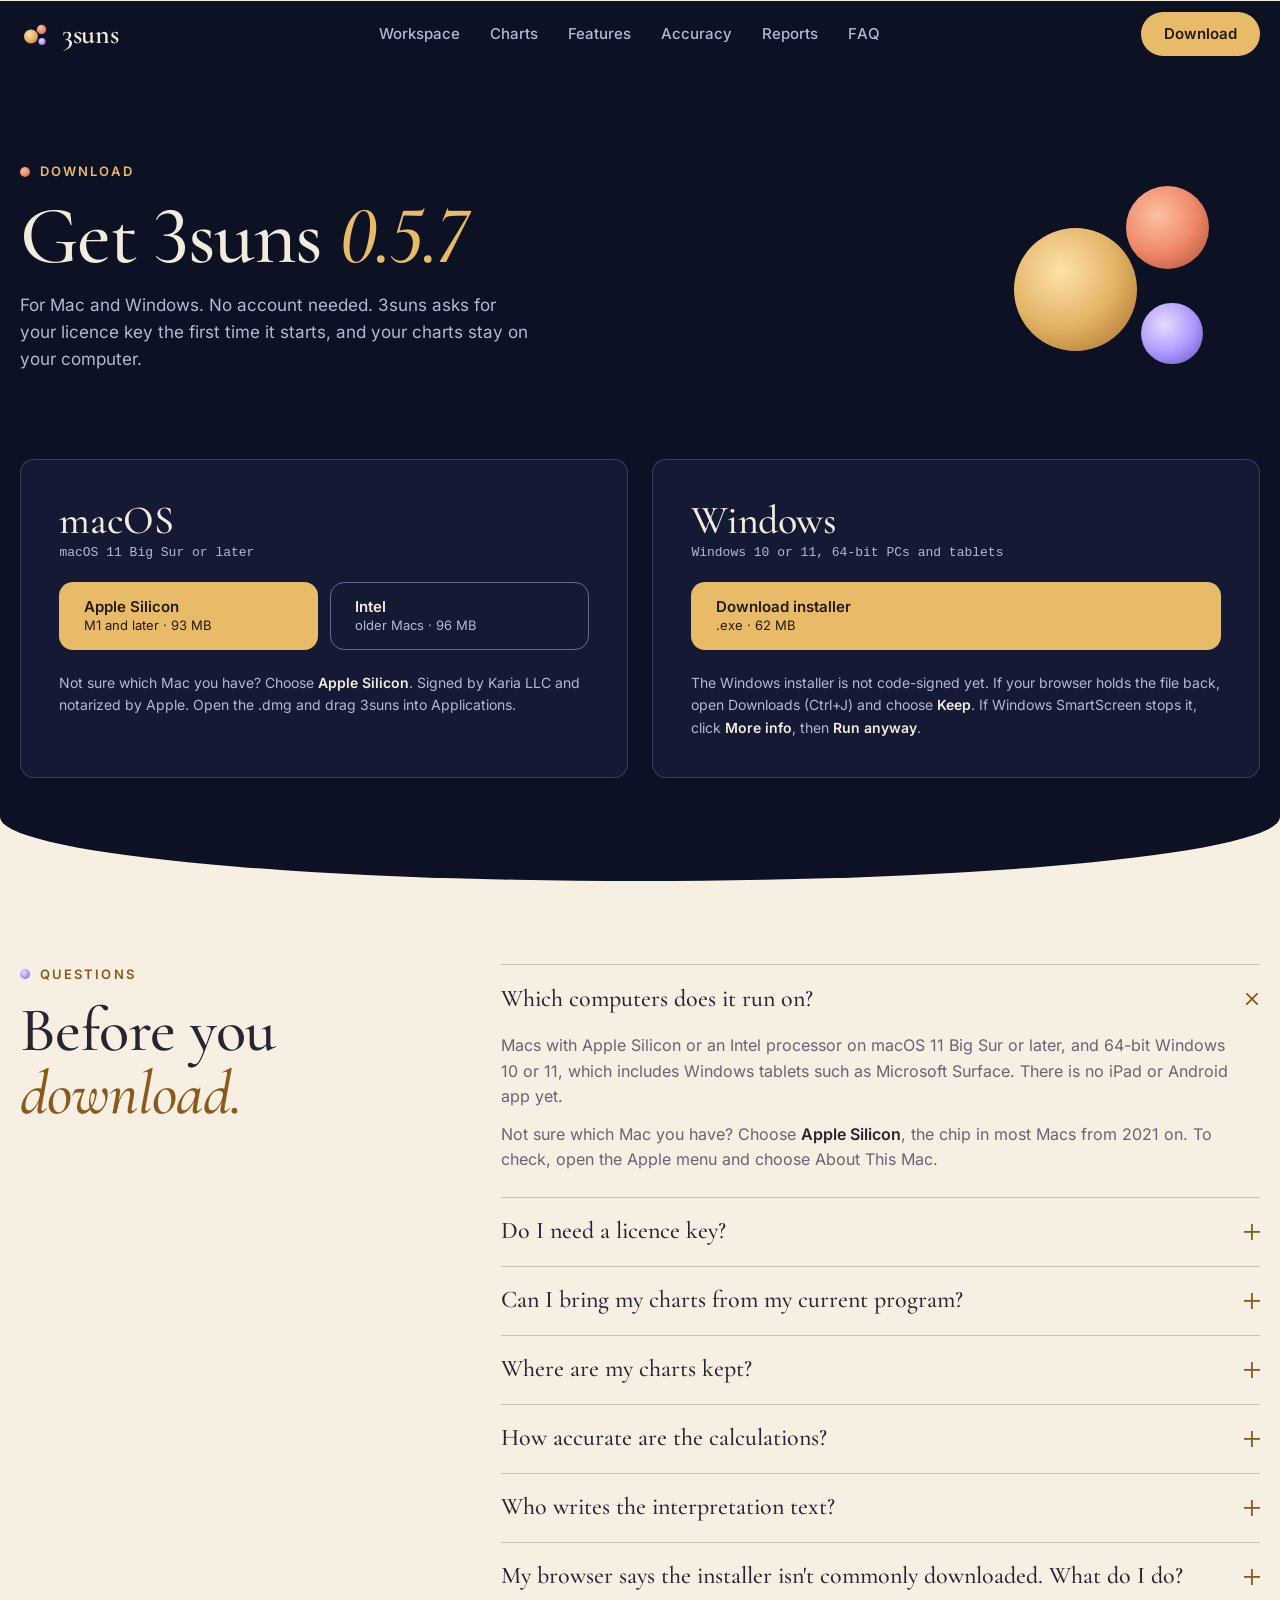
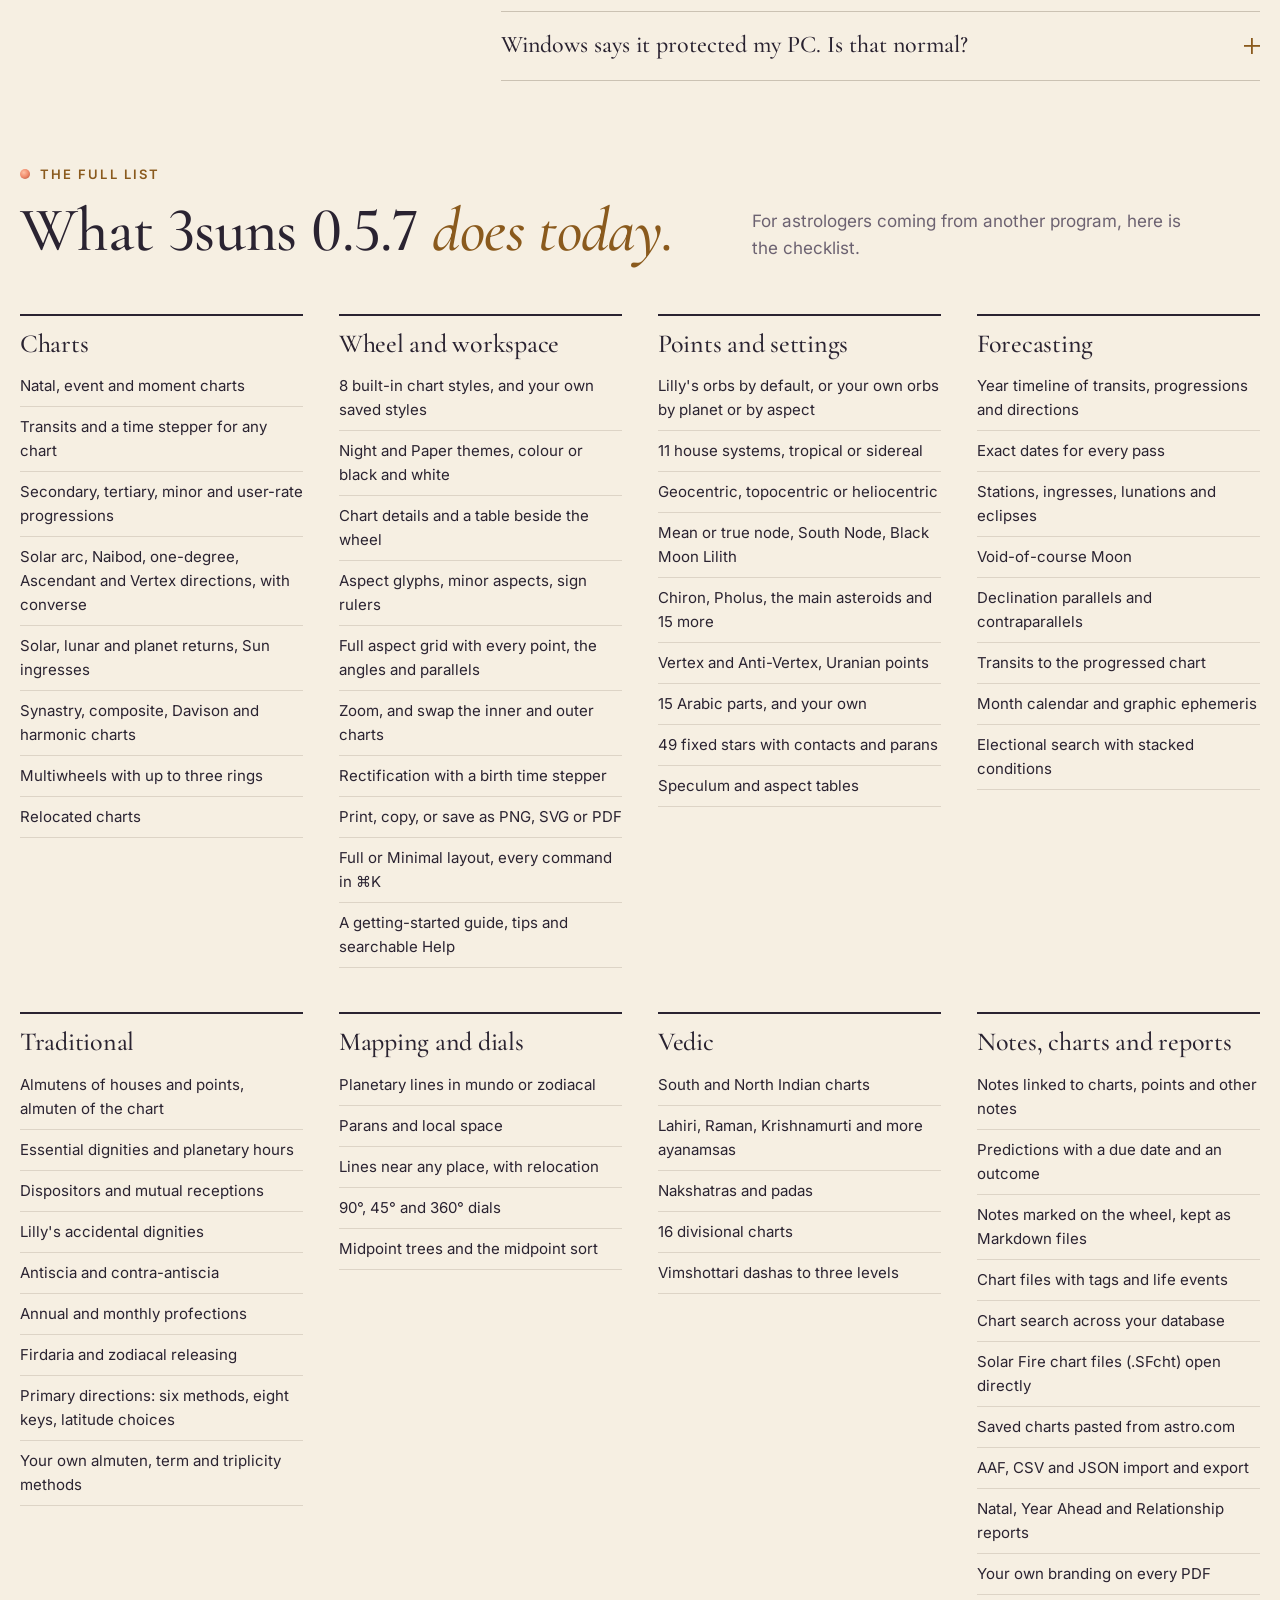
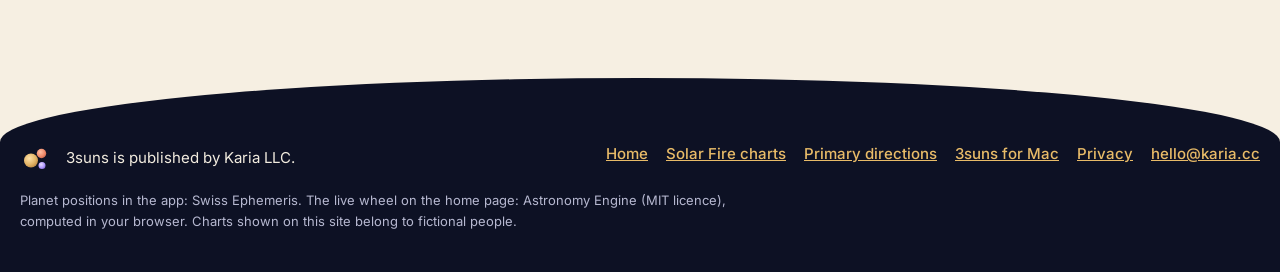
<file: download.html>
<!doctype html>
<html lang="en">
<head>
<meta charset="utf-8">
<meta name="viewport" content="width=device-width, initial-scale=1, viewport-fit=cover">
<title>Download 3suns · Astrology software for Mac and Windows</title>
<meta name="description" content="Download 3suns for Mac (Apple Silicon or Intel) and Windows 10 or 11, with system requirements, licence key answers and the full feature list.">
<meta name="robots" content="index, follow, max-image-preview:large">
<meta name="theme-color" content="#0d1124">
<meta property="og:type" content="website">
<meta property="og:title" content="Download 3suns for Mac and Windows">
<meta property="og:description" content="Installers for Mac and Windows, answers before you download, and the full feature list.">
<meta property="og:url" content="https://3suns.app/download">
<meta property="og:site_name" content="3suns">
<meta property="og:image" content="https://3suns.app/img/og-daylight.jpg">
<meta property="og:image:width" content="1200">
<meta property="og:image:height" content="630">
<meta property="og:image:alt" content="3suns, astrology software for Mac and Windows, with a natal chart wheel">
<meta property="og:locale" content="en_US">
<meta name="twitter:card" content="summary_large_image">
<meta name="twitter:image" content="https://3suns.app/img/og-daylight.jpg">
<link rel="canonical" href="https://3suns.app/download">
<link rel="icon" href="favicon.svg" type="image/svg+xml">
<link rel="icon" href="favicon-32.png" sizes="32x32" type="image/png">
<link rel="apple-touch-icon" href="apple-touch-icon.png">
<link rel="preload" href="fonts/cormorant-garamond-500-normal.woff2" as="font" type="font/woff2" crossorigin>
<link rel="preload" href="fonts/inter-400-normal.woff2" as="font" type="font/woff2" crossorigin>
<link rel="stylesheet" href="css/site.css">
<script type="application/ld+json">{"@context":"https://schema.org","@graph":[{"@type":"WebPage","@id":"https://3suns.app/download#page","url":"https://3suns.app/download","name":"Download 3suns for Mac and Windows","isPartOf":{"@id":"https://3suns.app/#website"},"about":{"@id":"https://3suns.app/#app"},"inLanguage":"en","breadcrumb":{"@type":"BreadcrumbList","itemListElement":[{"@type":"ListItem","position":1,"name":"3suns","item":"https://3suns.app/"},{"@type":"ListItem","position":2,"name":"Download","item":"https://3suns.app/download"}]}},{"@type":"FAQPage","@id":"https://3suns.app/download#faq","mainEntity":[{"@type":"Question","name":"Which computers does it run on?","acceptedAnswer":{"@type":"Answer","text":"Macs with Apple Silicon or an Intel processor on macOS 11 Big Sur or later, and 64-bit Windows 10 or 11, which includes Windows tablets such as Microsoft Surface. There is no iPad or Android app yet. Not sure which Mac you have? Choose Apple Silicon, the chip in most Macs from 2021 on. To check, open the Apple menu and choose About This Mac."}},{"@type":"Question","name":"Do I need a licence key?","acceptedAnswer":{"@type":"Answer","text":"Yes. 3suns asks for a licence key the first time it starts and opens once the key is active. A key works on one computer, and you can move it to another computer from the licence window. There is nothing to sign up for."}},{"@type":"Question","name":"Can I bring my charts from my current program?","acceptedAnswer":{"@type":"Answer","text":"Yes. Solar Fire chart files (.SFcht) open directly in 3suns, with their notes, Rodden ratings and life events. From other programs, export an AAF file (the exchange format astro.com, Janus and many others write), or use CSV or JSON. 3suns exports AAF, CSV and JSON too. How to move your Solar Fire charts: https://3suns.app/solar-fire."}},{"@type":"Question","name":"Where are my charts kept?","acceptedAnswer":{"@type":"Answer","text":"On your computer, in the 3suns chart database. You don't need an account."}},{"@type":"Question","name":"How accurate are the calculations?","acceptedAnswer":{"@type":"Answer","text":"3suns uses the Swiss Ephemeris files for 1200 to 3000 AD, and a built-in analytical ephemeris outside that range. Positions and house cusps are tested against the Swiss Ephemeris reference program to 0.01 arc seconds, and time zones come from the IANA database, including historical changes and local mean time."}},{"@type":"Question","name":"Who writes the interpretation text?","acceptedAnswer":{"@type":"Answer","text":"The report text is in English and the library keeps growing. Any passage that has not yet been reviewed by an astrologer is marked Draft in the app, so you always know what you are giving a client."}},{"@type":"Question","name":"My browser says the installer isn't commonly downloaded. What do I do?","acceptedAnswer":{"@type":"Answer","text":"Keep it. The Windows installer is not code-signed yet, so Edge and Chrome hold it back until you confirm. In Edge, open Downloads (Ctrl+J), click the three dots next to 3suns and choose Keep, then Show more and Keep anyway. In Chrome, open Downloads (Ctrl+J) and choose Keep or Download suspicious file."}},{"@type":"Question","name":"Windows says it protected my PC. Is that normal?","acceptedAnswer":{"@type":"Answer","text":"Yes, for now. The Windows installer is not code-signed yet, so SmartScreen does not recognise it. Click More info, then Run anyway. The Mac version is already signed and notarized."}}]}]}</script>
</head>
<body>
<a class="skip" href="#main">Skip to content</a>

<header class="nav nav--night" id="nav">
  <div class="wrap nav-row">
    <a class="brand" href="/" aria-label="3suns home">
      <svg class="brand-mark" viewBox="0 0 64 64" aria-hidden="true"><defs><radialGradient id="bm1" cx=".38" cy=".35" r=".75"><stop offset="0" stop-color="#ffe2a8"/><stop offset=".6" stop-color="#e2b467"/><stop offset="1" stop-color="#b9823a"/></radialGradient><radialGradient id="bm2" cx=".38" cy=".35" r=".75"><stop offset="0" stop-color="#ffc0a3"/><stop offset=".6" stop-color="#ef8a6b"/><stop offset="1" stop-color="#c25f45"/></radialGradient><radialGradient id="bm3" cx=".38" cy=".35" r=".75"><stop offset="0" stop-color="#e6dcff"/><stop offset=".6" stop-color="#b39cff"/><stop offset="1" stop-color="#7e66d6"/></radialGradient></defs><circle cx="22" cy="37" r="14" fill="url(#bm1)"/><circle cx="43" cy="23" r="9.5" fill="url(#bm2)"/><circle cx="44" cy="47" r="7" fill="url(#bm3)"/></svg>
      <span class="brand-name">3suns</span>
    </a>
    <nav class="nav-links" aria-label="Sections">
      <a href="/#workspace">Workspace</a>
      <a href="/#charts">Charts</a>
      <a href="/#features">Features</a>
      <a href="/#accuracy">Accuracy</a>
      <a href="/#reports">Reports</a>
      <a href="#faq">FAQ</a>
    </nav>
    <a class="btn btn-night" href="#top" aria-current="page">Download</a>
  </div>
</header>

<main id="main">

<!-- DOWNLOAD: one card per system; the visitor's own system is marked -->
<section class="band band--top dl-top" id="top">
  <div class="wrap">
    <div class="closing-row">
      <div class="closing-copy">
        <p class="eyebrow"><span class="dot sun-coral" aria-hidden="true"></span>Download</p>
        <h1>Get 3suns <em data-version>0.5.7</em></h1>
        <p>For Mac and Windows. No account needed. 3suns asks for your licence key the first time it starts, and your charts stay on your computer.</p>
      </div>
      <div class="suns3" aria-hidden="true"><span class="sun sun-gold"></span><span class="sun sun-coral drift"></span><span class="sun sun-lilac drift slow"></span></div>
    </div>
    <div class="dl-grid">
      <article class="dl-card" data-os="mac">
        <span class="dl-you">Your system</span>
        <div><h2>macOS</h2>
        <p class="req">macOS 11 Big Sur or later</p></div>
        <div class="dl-buttons">
          <a class="btn btn-gold dl-btn" data-dl="macArm" href="https://github.com/ecaglar/3suns-web/releases/latest"><span class="dl-l">Apple Silicon</span><span class="dl-s">M1 and later · <span data-size="macArm">93 MB</span></span></a>
          <a class="btn btn-ghost dl-btn" data-dl="macIntel" href="https://github.com/ecaglar/3suns-web/releases/latest"><span class="dl-l">Intel</span><span class="dl-s">older Macs · <span data-size="macIntel">96 MB</span></span></a>
        </div>
        <p class="dl-note">Not sure which Mac you have? Choose <b>Apple Silicon</b>. Signed by Karia LLC and notarized by Apple. Open the .dmg and drag 3suns into Applications.</p>
      </article>
      <article class="dl-card" data-os="windows">
        <span class="dl-you">Your system</span>
        <div><h2>Windows</h2>
        <p class="req">Windows 10 or 11, 64-bit PCs and tablets</p></div>
        <div class="dl-buttons">
          <a class="btn btn-gold dl-btn" data-dl="windows" href="https://github.com/ecaglar/3suns-web/releases/latest"><span class="dl-l">Download installer</span><span class="dl-s">.exe · <span data-size="windows">62 MB</span></span></a>
        </div>
        <p class="dl-note">The Windows installer is not code-signed yet. If your browser holds the file back, open Downloads (Ctrl+J) and choose <b>Keep</b>. If Windows SmartScreen stops it, click <b>More info</b>, then <b>Run anyway</b>.</p>
      </article>
    </div>
  </div>
</section>

<!-- FAQ -->
<section class="sec faq" id="faq">
  <div class="wrap faq-wrap">
    <header>
      <p class="eyebrow"><span class="dot sun-lilac" aria-hidden="true"></span>Questions</p>
      <h2>Before you <em>download.</em></h2>
    </header>
    <div class="faq-list">
      <details open><summary>Which computers does it run on?</summary><p>Macs with Apple Silicon or an Intel processor on macOS 11 Big Sur or later, and 64-bit Windows 10 or 11, which includes Windows tablets such as Microsoft Surface. There is no iPad or Android app yet.</p><p>Not sure which Mac you have? Choose <b>Apple Silicon</b>, the chip in most Macs from 2021 on. To check, open the Apple menu and choose About This Mac.</p></details>
      <details><summary>Do I need a licence key?</summary><p>Yes. 3suns asks for a licence key the first time it starts and opens once the key is active. A key works on one computer, and you can move it to another computer from the licence window. There is nothing to sign up for.<span class="needs-contact" hidden> To get a key, write to <a data-contact href="#faq"></a>.</span></p></details>
      <details><summary>Can I bring my charts from my current program?</summary><p>Yes. Solar Fire chart files (.SFcht) open directly in 3suns, with their notes, Rodden ratings and life events. From other programs, export an AAF file (the exchange format astro.com, Janus and many others write), or use CSV or JSON. 3suns exports AAF, CSV and JSON too. <a href="/solar-fire">How to move your Solar Fire charts</a>.</p></details>
      <details><summary>Where are my charts kept?</summary><p>On your computer, in the 3suns chart database. You don't need an account.</p></details>
      <details><summary>How accurate are the calculations?</summary><p>3suns uses the Swiss Ephemeris files for 1200 to 3000 AD, and a built-in analytical ephemeris outside that range. Positions and house cusps are tested against the Swiss Ephemeris reference program to 0.01 arc seconds, and time zones come from the IANA database, including historical changes and local mean time.</p></details>
      <details><summary>Who writes the interpretation text?</summary><p>The report text is in English and the library keeps growing. Any passage that has not yet been reviewed by an astrologer is marked Draft in the app, so you always know what you are giving a client.</p></details>
      <details><summary>My browser says the installer isn't commonly downloaded. What do I do?</summary><p>Keep it. The Windows installer is not code-signed yet, so Edge and Chrome hold it back until you confirm. In Edge, open Downloads (Ctrl+J), click the three dots next to 3suns and choose Keep, then Show more and Keep anyway. In Chrome, open Downloads (Ctrl+J) and choose Keep or Download suspicious file.</p></details>
      <details><summary>Windows says it protected my PC. Is that normal?</summary><p>Yes, for now. The Windows installer is not code-signed yet, so SmartScreen does not recognise it. Click More info, then Run anyway. The Mac version is already signed and notarized.</p></details>
    </div>
  </div>
</section>

<!-- EVERYTHING -->
<section class="sec everything" id="everything">
  <div class="wrap">
    <header class="sec-head">
      <div>
        <p class="eyebrow"><span class="dot sun-coral" aria-hidden="true"></span>The full list</p>
        <h2>What 3suns <span data-version>0.5.7</span> <em>does today.</em></h2>
      </div>
      <p>For astrologers coming from another program, here is the checklist.</p>
    </header>
    <div class="groups sec-body">
      <div class="group"><h3>Charts</h3><ul><li>Natal, event and moment charts</li><li>Transits and a time stepper for any chart</li><li>Secondary, tertiary, minor and user-rate progressions</li><li>Solar arc, Naibod, one-degree, Ascendant and Vertex directions, with converse</li><li>Solar, lunar and planet returns, Sun ingresses</li><li>Synastry, composite, Davison and harmonic charts</li><li>Multiwheels with up to three rings</li><li>Relocated charts</li></ul></div>
      <div class="group"><h3>Wheel and workspace</h3><ul><li>8 built-in chart styles, and your own saved styles</li><li>Night and Paper themes, colour or black and white</li><li>Chart details and a table beside the wheel</li><li>Aspect glyphs, minor aspects, sign rulers</li><li>Full aspect grid with every point, the angles and parallels</li><li>Zoom, and swap the inner and outer charts</li><li>Rectification with a birth time stepper</li><li>Print, copy, or save as PNG, SVG or PDF</li><li>Full or Minimal layout, every command in ⌘K</li><li>A getting-started guide, tips and searchable Help</li></ul></div>
      <div class="group"><h3>Points and settings</h3><ul><li>Lilly's orbs by default, or your own orbs by planet or by aspect</li><li>11 house systems, tropical or sidereal</li><li>Geocentric, topocentric or heliocentric</li><li>Mean or true node, South Node, Black Moon Lilith</li><li>Chiron, Pholus, the main asteroids and 15 more</li><li>Vertex and Anti-Vertex, Uranian points</li><li>15 Arabic parts, and your own</li><li>49 fixed stars with contacts and parans</li><li>Speculum and aspect tables</li></ul></div>
      <div class="group"><h3>Forecasting</h3><ul><li>Year timeline of transits, progressions and directions</li><li>Exact dates for every pass</li><li>Stations, ingresses, lunations and eclipses</li><li>Void-of-course Moon</li><li>Declination parallels and contraparallels</li><li>Transits to the progressed chart</li><li>Month calendar and graphic ephemeris</li><li>Electional search with stacked conditions</li></ul></div>
      <div class="group"><h3>Traditional</h3><ul><li>Almutens of houses and points, almuten of the chart</li><li>Essential dignities and planetary hours</li><li>Dispositors and mutual receptions</li><li>Lilly's accidental dignities</li><li>Antiscia and contra-antiscia</li><li>Annual and monthly profections</li><li>Firdaria and zodiacal releasing</li><li>Primary directions: six methods, eight keys, latitude choices</li><li>Your own almuten, term and triplicity methods</li></ul></div>
      <div class="group"><h3>Mapping and dials</h3><ul><li>Planetary lines in mundo or zodiacal</li><li>Parans and local space</li><li>Lines near any place, with relocation</li><li>90°, 45° and 360° dials</li><li>Midpoint trees and the midpoint sort</li></ul></div>
      <div class="group"><h3>Vedic</h3><ul><li>South and North Indian charts</li><li>Lahiri, Raman, Krishnamurti and more ayanamsas</li><li>Nakshatras and padas</li><li>16 divisional charts</li><li>Vimshottari dashas to three levels</li></ul></div>
      <div class="group"><h3>Notes, charts and reports</h3><ul><li>Notes linked to charts, points and other notes</li><li>Predictions with a due date and an outcome</li><li>Notes marked on the wheel, kept as Markdown files</li><li>Chart files with tags and life events</li><li>Chart search across your database</li><li>Solar Fire chart files (.SFcht) open directly</li><li>Saved charts pasted from astro.com</li><li>AAF, CSV and JSON import and export</li><li>Natal, Year Ahead and Relationship reports</li><li>Your own branding on every PDF</li></ul></div>
    </div>
  </div>
</section>

</main>

<div class="band band--end band--foot">
  <div class="wrap">
    <footer class="foot foot--flat">
      <div class="foot-brand">
        <svg class="brand-mark" viewBox="0 0 64 64" aria-hidden="true"><circle cx="22" cy="37" r="14" fill="url(#bm1)"/><circle cx="43" cy="23" r="9.5" fill="url(#bm2)"/><circle cx="44" cy="47" r="7" fill="url(#bm3)"/></svg>
        <span>3suns is published by Karia LLC.</span>
      </div>
      <ul class="foot-links">
        <li><a href="/">Home</a></li>
        <li><a href="/solar-fire">Solar Fire charts</a></li>
        <li><a href="/primary-directions">Primary directions</a></li>
        <li><a href="/mac">3suns for Mac</a></li>
        <li><a href="/privacy">Privacy</a></li>
        <li class="needs-contact" hidden><a data-contact href="#"></a></li>
      </ul>
      <p class="foot-fine">Planet positions in the app: Swiss Ephemeris. The live wheel on the home page: Astronomy Engine (MIT licence), computed in your browser. Charts shown on this site belong to fictional people.</p>
    </footer>
  </div>
</div>

<div class="toast" id="toast" role="status" aria-live="polite" hidden></div>

<script src="js/config.js?r=2"></script>
<script src="js/analytics.js"></script>
<script src="js/site.js"></script>
</body>
</html>
</file>
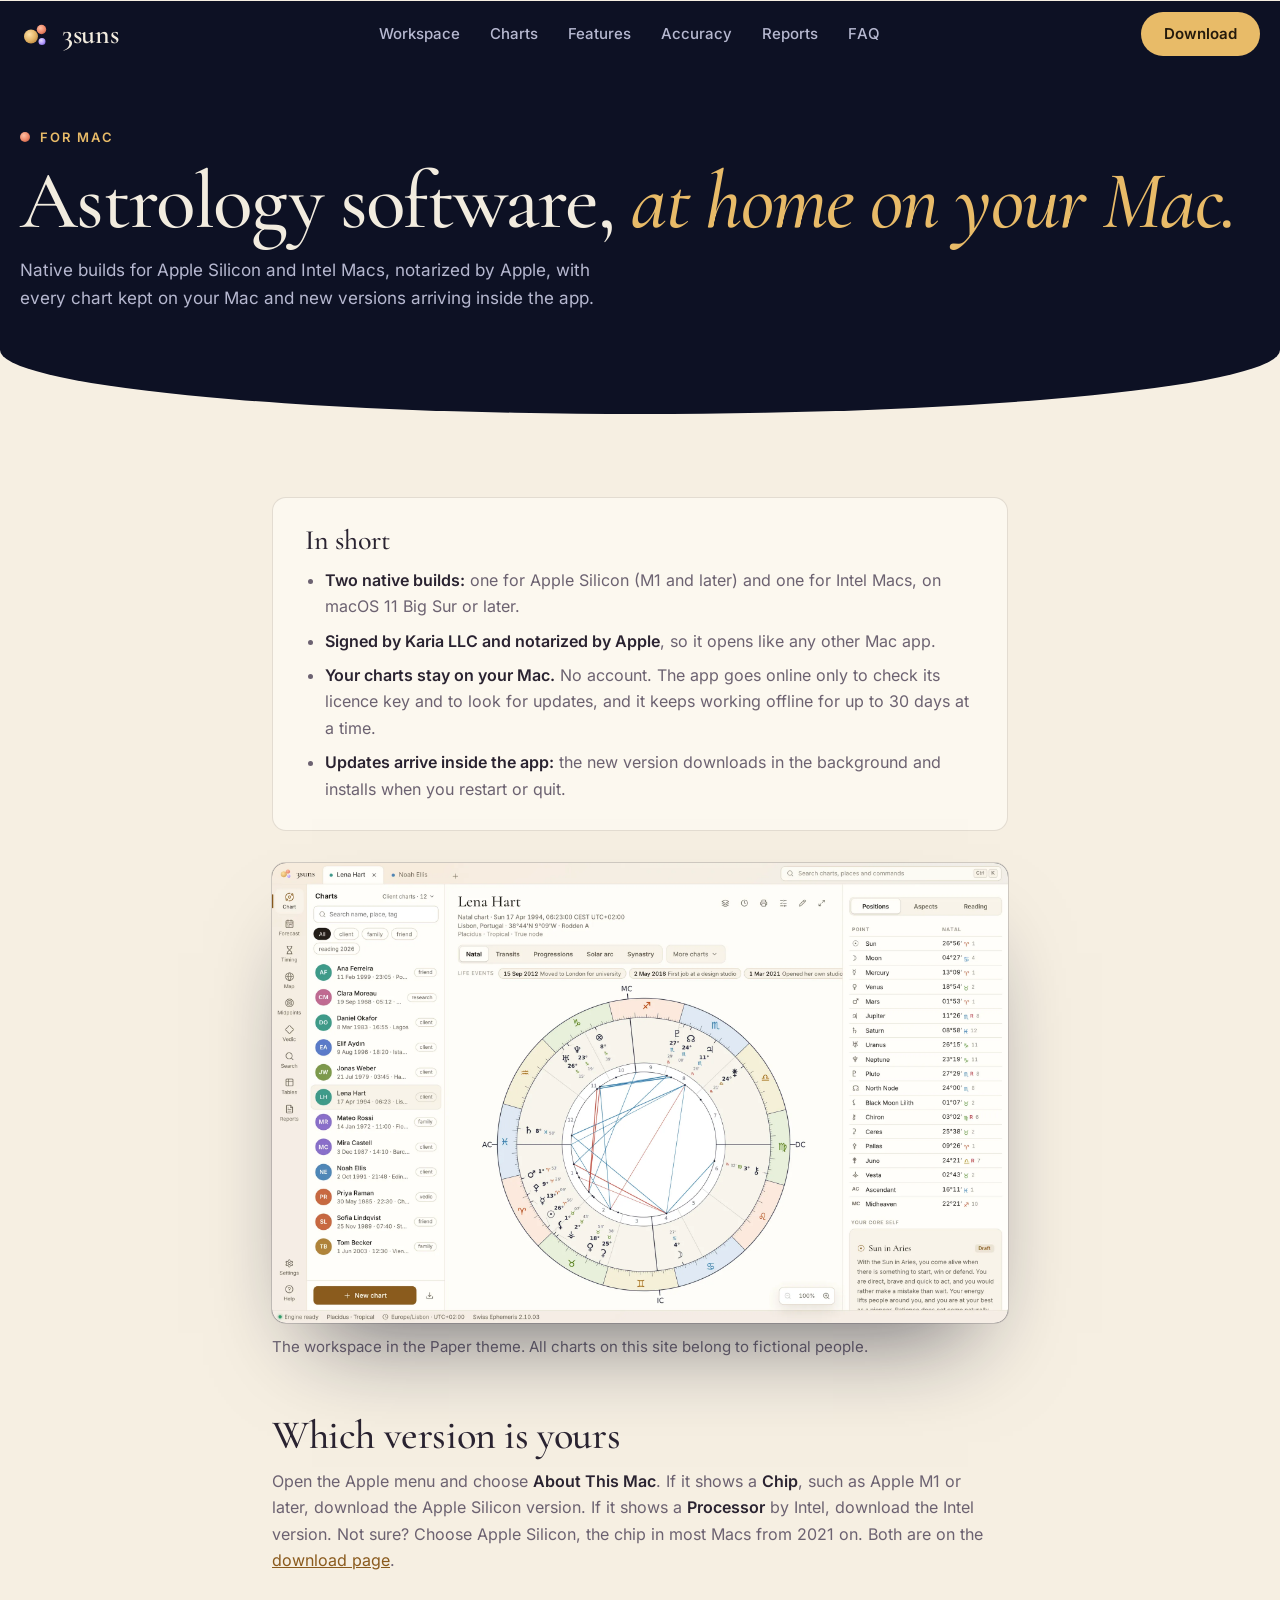
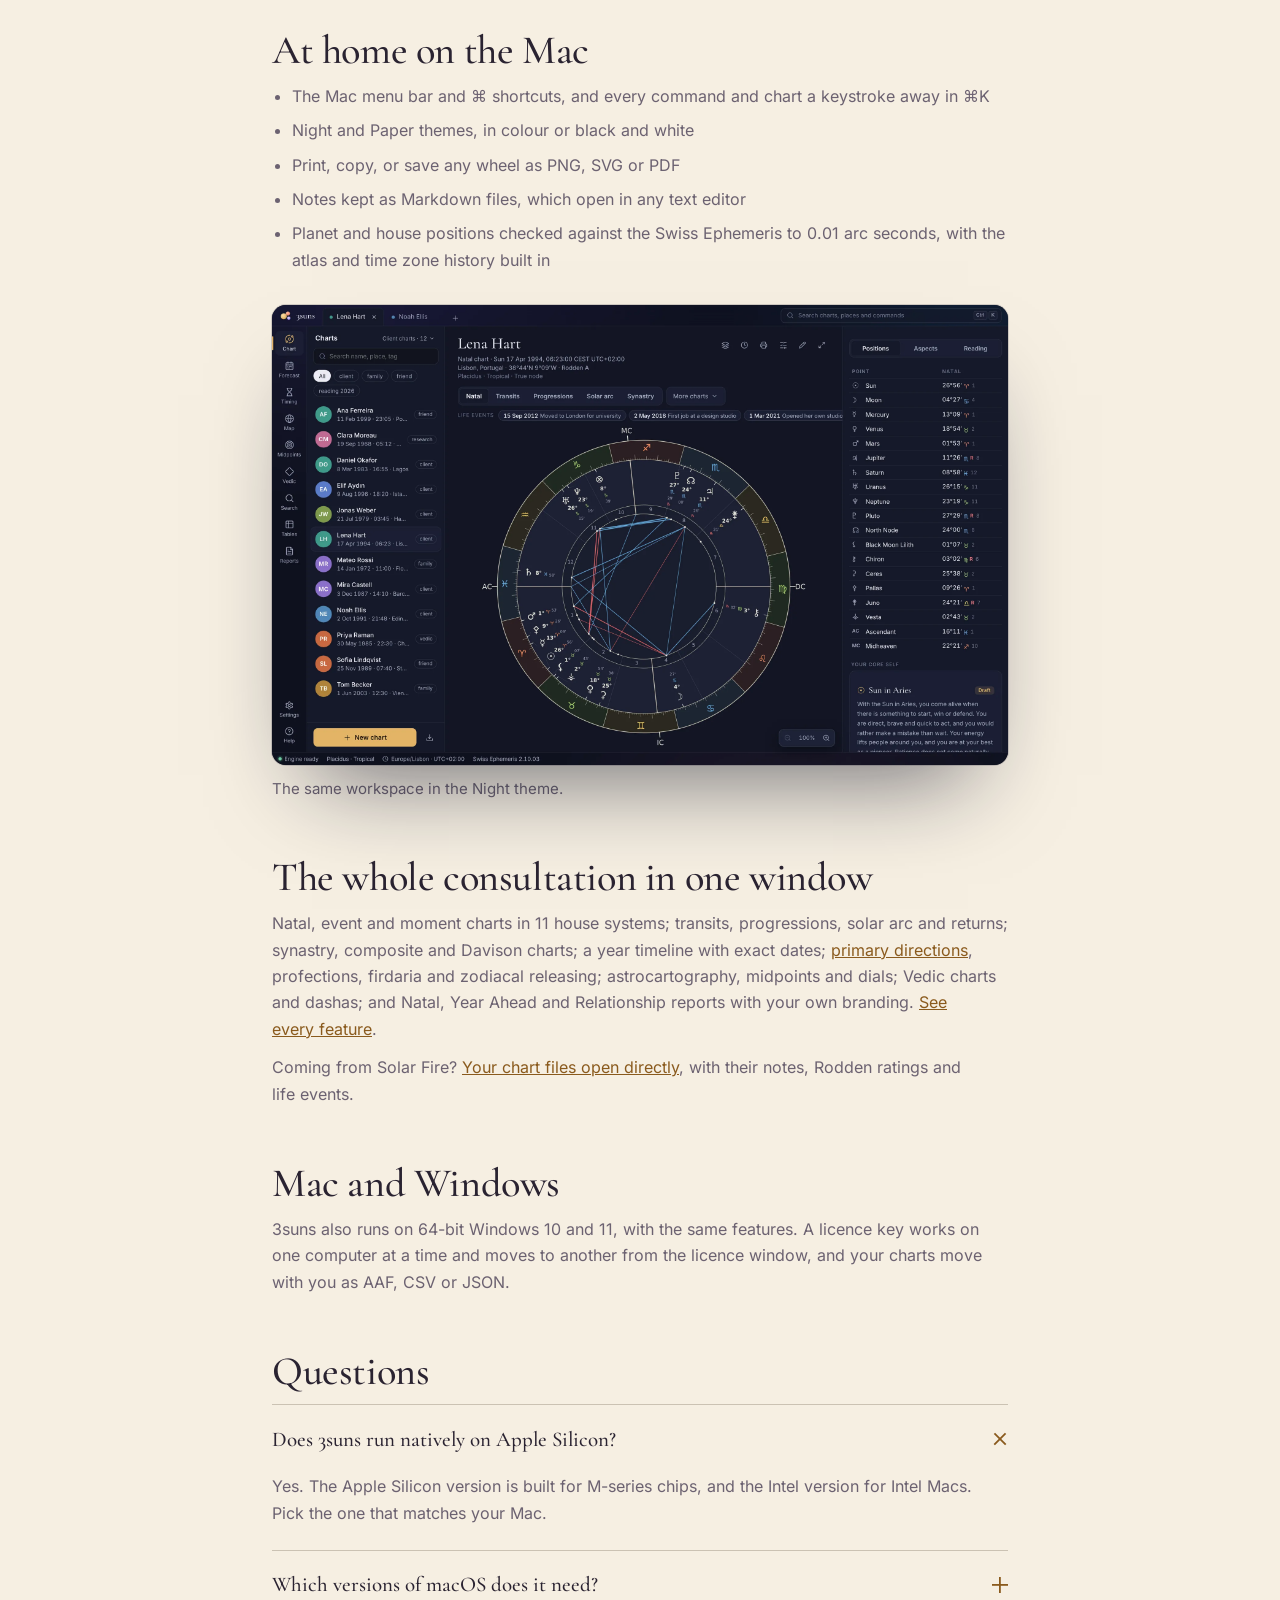
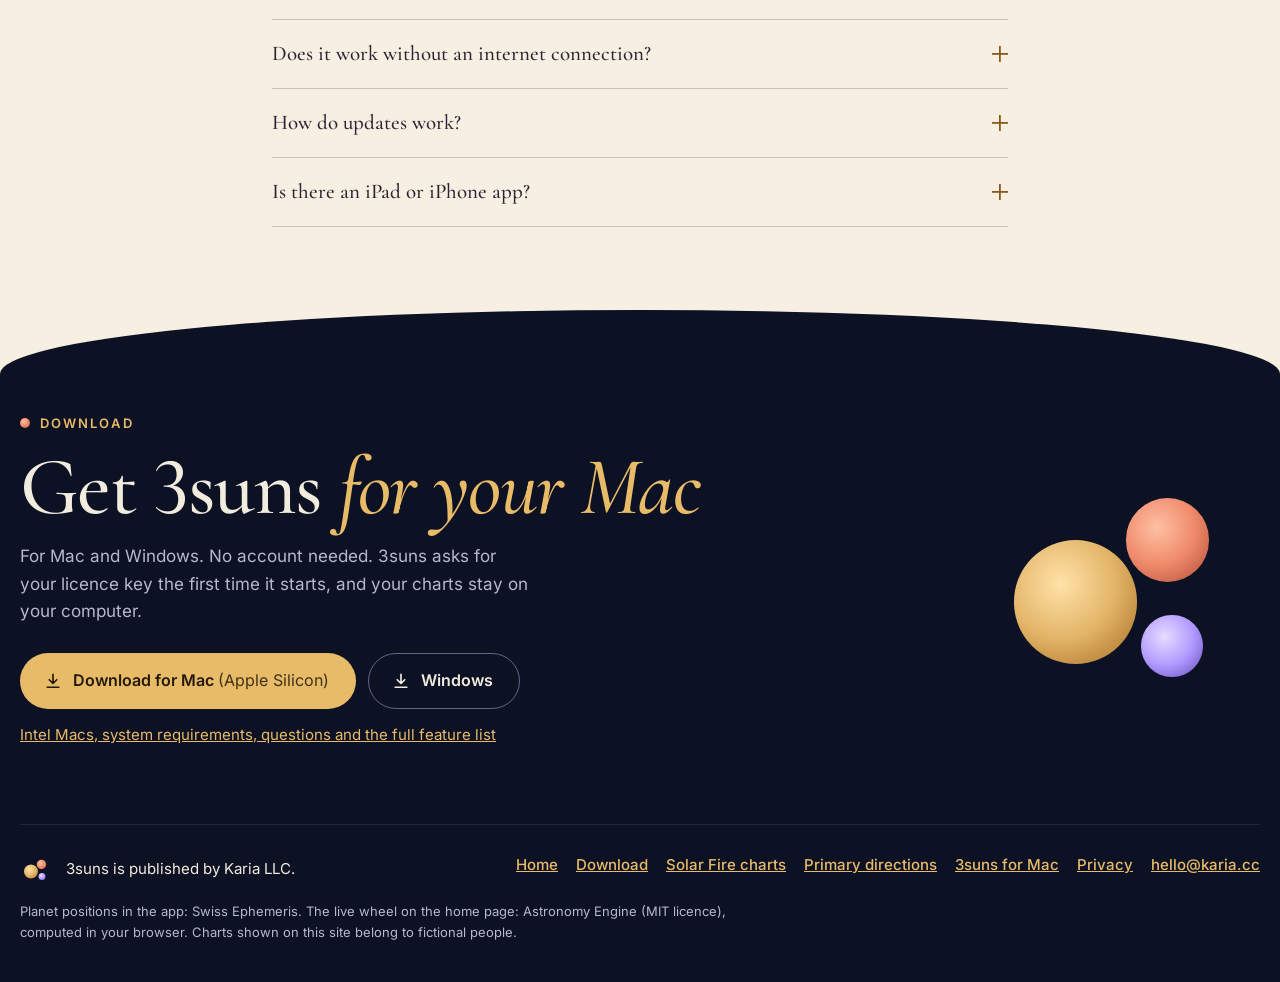
<file: mac.html>
<!doctype html>
<html lang="en">
<head>
<meta charset="utf-8">
<meta name="viewport" content="width=device-width, initial-scale=1, viewport-fit=cover">
<title>Astrology software for Mac, Apple Silicon and Intel · 3suns</title>
<meta name="description" content="3suns is professional astrology software for Mac: native builds for Apple Silicon and Intel, macOS 11 or later, notarized by Apple, charts kept on your Mac and updates inside the app.">
<meta name="robots" content="index, follow, max-image-preview:large">
<meta name="theme-color" content="#0d1124">
<meta property="og:type" content="article">
<meta property="og:title" content="3suns, astrology software for Mac">
<meta property="og:description" content="Native on Apple Silicon and Intel, notarized by Apple, with your charts kept on your Mac.">
<meta property="og:url" content="https://3suns.app/mac">
<meta property="og:site_name" content="3suns">
<meta property="og:image" content="https://3suns.app/img/og-daylight.jpg">
<meta property="og:image:width" content="1200">
<meta property="og:image:height" content="630">
<meta property="og:image:alt" content="3suns, astrology software for Mac and Windows, with a natal chart wheel">
<meta property="og:locale" content="en_US">
<meta name="twitter:card" content="summary_large_image">
<meta name="twitter:image" content="https://3suns.app/img/og-daylight.jpg">
<link rel="canonical" href="https://3suns.app/mac">
<link rel="icon" href="/favicon.svg" type="image/svg+xml">
<link rel="icon" href="/favicon-32.png" sizes="32x32" type="image/png">
<link rel="apple-touch-icon" href="/apple-touch-icon.png">
<link rel="preload" href="/fonts/cormorant-garamond-500-normal.woff2" as="font" type="font/woff2" crossorigin>
<link rel="preload" href="/fonts/inter-400-normal.woff2" as="font" type="font/woff2" crossorigin>
<link rel="stylesheet" href="/css/site.css">
<script type="application/ld+json">{"@context":"https://schema.org","@graph":[{"@type":"WebPage","@id":"https://3suns.app/mac#page","url":"https://3suns.app/mac","name":"3suns, astrology software for Mac","description":"3suns is professional astrology software for Mac: native builds for Apple Silicon and Intel, macOS 11 or later, notarized by Apple, charts kept on your Mac and updates inside the app.","isPartOf":{"@id":"https://3suns.app/#website"},"about":{"@id":"https://3suns.app/#app"},"publisher":{"@id":"https://3suns.app/#publisher"},"inLanguage":"en","breadcrumb":{"@type":"BreadcrumbList","itemListElement":[{"@type":"ListItem","position":1,"name":"3suns","item":"https://3suns.app/"},{"@type":"ListItem","position":2,"name":"3suns for Mac","item":"https://3suns.app/mac"}]}},{"@type":"FAQPage","@id":"https://3suns.app/mac#faq","mainEntity":[{"@type":"Question","name":"Does 3suns run natively on Apple Silicon?","acceptedAnswer":{"@type":"Answer","text":"Yes. The Apple Silicon version is built for M-series chips, and the Intel version for Intel Macs. Pick the one that matches your Mac."}},{"@type":"Question","name":"Which versions of macOS does it need?","acceptedAnswer":{"@type":"Answer","text":"macOS 11 Big Sur or later, on Apple Silicon or Intel."}},{"@type":"Question","name":"Does it work without an internet connection?","acceptedAnswer":{"@type":"Answer","text":"Yes. Calculations, the atlas and the time zone history are all on your Mac. The app checks its licence key about once a day when you are online and keeps working offline for up to 30 days after the last check."}},{"@type":"Question","name":"How do updates work?","acceptedAnswer":{"@type":"Answer","text":"3suns looks for a new version shortly after it starts and every few hours. When there is one, it downloads in the background and installs when you restart or quit the app."}},{"@type":"Question","name":"Is there an iPad or iPhone app?","acceptedAnswer":{"@type":"Answer","text":"Not yet. 3suns runs on Mac and Windows computers, including Windows tablets such as Microsoft Surface."}}]}]}</script>
</head>
<body>
<a class="skip" href="#main">Skip to content</a>

<header class="nav nav--night" id="nav">
  <div class="wrap nav-row">
    <a class="brand" href="/" aria-label="3suns home">
      <svg class="brand-mark" viewBox="0 0 64 64" aria-hidden="true"><defs><radialGradient id="bm1" cx=".38" cy=".35" r=".75"><stop offset="0" stop-color="#ffe2a8"/><stop offset=".6" stop-color="#e2b467"/><stop offset="1" stop-color="#b9823a"/></radialGradient><radialGradient id="bm2" cx=".38" cy=".35" r=".75"><stop offset="0" stop-color="#ffc0a3"/><stop offset=".6" stop-color="#ef8a6b"/><stop offset="1" stop-color="#c25f45"/></radialGradient><radialGradient id="bm3" cx=".38" cy=".35" r=".75"><stop offset="0" stop-color="#e6dcff"/><stop offset=".6" stop-color="#b39cff"/><stop offset="1" stop-color="#7e66d6"/></radialGradient></defs><circle cx="22" cy="37" r="14" fill="url(#bm1)"/><circle cx="43" cy="23" r="9.5" fill="url(#bm2)"/><circle cx="44" cy="47" r="7" fill="url(#bm3)"/></svg>
      <span class="brand-name">3suns</span>
    </a>
    <nav class="nav-links" aria-label="Sections">
      <a href="/#workspace">Workspace</a>
      <a href="/#charts">Charts</a>
      <a href="/#features">Features</a>
      <a href="/#accuracy">Accuracy</a>
      <a href="/#reports">Reports</a>
      <a href="/download#faq">FAQ</a>
    </nav>
    <a class="btn btn-night" href="/download">Download</a>
  </div>
</header>

<main id="main">
<section class="band band--top dl-top" id="top">
  <div class="wrap">
    <div class="closing-row">
      <div class="closing-copy">
        <p class="eyebrow"><span class="dot sun-coral" aria-hidden="true"></span>For Mac</p>
        <h1>Astrology software, <em>at home on your Mac.</em></h1>
        <p>Native builds for Apple Silicon and Intel Macs, notarized by Apple, with every chart kept on your Mac and new versions arriving inside the app.</p>
      </div>
    </div>
  </div>
</section>

<section class="sec legal guide" id="guide">
  <div class="wrap legal-wrap">

    <div class="legal-short">
      <h2>In short</h2>
      <ul>
        <li><b>Two native builds:</b> one for Apple Silicon (M1 and later) and one for Intel Macs, on macOS 11 Big Sur or later.</li>
        <li><b>Signed by Karia LLC and notarized by Apple</b>, so it opens like any other Mac app.</li>
        <li><b>Your charts stay on your Mac.</b> No account. The app goes online only to check its licence key and to look for updates, and it keeps working offline for up to 30 days at a time.</li>
        <li><b>Updates arrive inside the app:</b> the new version downloads in the background and installs when you restart or quit.</li>
      </ul>
    </div>

    <figure class="guide-fig">
      <div class="win"><img src="/img/app-paper.webp" width="2400" height="1500" alt="The 3suns workspace in the Paper theme: a client list on the left, the natal chart of a fictional client in the middle, and her positions and reading on the right" loading="lazy"></div>
      <figcaption>The workspace in the Paper theme. All charts on this site belong to fictional people.</figcaption>
    </figure>

    <h2 id="which">Which version is yours</h2>
    <p>Open the Apple menu and choose <b>About This Mac</b>. If it shows a <b>Chip</b>, such as Apple M1 or later, download the Apple Silicon version. If it shows a <b>Processor</b> by Intel, download the Intel version. Not sure? Choose Apple Silicon, the chip in most Macs from 2021 on. Both are on the <a href="/download">download page</a>.</p>

    <h2 id="feel">At home on the Mac</h2>
    <ul>
      <li>The Mac menu bar and ⌘ shortcuts, and every command and chart a keystroke away in ⌘K</li>
      <li>Night and Paper themes, in colour or black and white</li>
      <li>Print, copy, or save any wheel as PNG, SVG or PDF</li>
      <li>Notes kept as Markdown files, which open in any text editor</li>
      <li>Planet and house positions checked against the Swiss Ephemeris to 0.01 arc seconds, with the atlas and time zone history built in</li>
    </ul>

    <figure class="guide-fig">
      <div class="win"><img src="/img/app-natal.webp" width="2400" height="1500" alt="The same 3suns workspace in the Night theme, with the natal chart of a fictional client" loading="lazy"></div>
      <figcaption>The same workspace in the Night theme.</figcaption>
    </figure>

    <h2 id="window">The whole consultation in one window</h2>
    <p>Natal, event and moment charts in 11 house systems; transits, progressions, solar arc and returns; synastry, composite and Davison charts; a year timeline with exact dates; <a href="/primary-directions">primary directions</a>, profections, firdaria and zodiacal releasing; astrocartography, midpoints and dials; Vedic charts and dashas; and Natal, Year Ahead and Relationship reports with your own branding. <a href="/#features">See every feature</a>.</p>
    <p>Coming from Solar Fire? <a href="/solar-fire">Your chart files open directly</a>, with their notes, Rodden ratings and life events.</p>

    <h2 id="windows">Mac and Windows</h2>
    <p>3suns also runs on 64-bit Windows 10 and 11, with the same features. A licence key works on one computer at a time and moves to another from the licence window, and your charts move with you as AAF, CSV or JSON.</p>

    <h2 id="faq">Questions</h2>
    <div class="faq-list guide-faq">
      <details open><summary>Does 3suns run natively on Apple Silicon?</summary><p>Yes. The Apple Silicon version is built for M-series chips, and the Intel version for Intel Macs. Pick the one that matches your Mac.</p></details>
      <details><summary>Which versions of macOS does it need?</summary><p>macOS 11 Big Sur or later, on Apple Silicon or Intel.</p></details>
      <details><summary>Does it work without an internet connection?</summary><p>Yes. Calculations, the atlas and the time zone history are all on your Mac. The app checks its licence key about once a day when you are online and keeps working offline for up to 30 days after the last check.</p></details>
      <details><summary>How do updates work?</summary><p>3suns looks for a new version shortly after it starts and every few hours. When there is one, it downloads in the background and installs when you restart or quit the app.</p></details>
      <details><summary>Is there an iPad or iPhone app?</summary><p>Not yet. 3suns runs on Mac and Windows computers, including Windows tablets such as Microsoft Surface.</p></details>
    </div>

  </div>
</section>
</main>

<!-- DOWNLOAD and footer: the page ends at night -->
<div class="band band--end">
  <div class="wrap">
    <section class="closing-row" id="download">
      <div class="closing-copy">
        <p class="eyebrow"><span class="dot sun-coral" aria-hidden="true"></span>Download</p>
        <h2>Get 3suns <em>for your Mac</em></h2>
        <p>For Mac and Windows. No account needed. 3suns asks for your licence key the first time it starts, and your charts stay on your computer.</p>
        <div class="dl-pair">
          <a class="btn btn-lg btn-gold dl-mac" data-dl="macArm" href="/download"><svg class="ico" viewBox="0 0 24 24" aria-hidden="true"><path d="M12 4v11m0 0l-4.5-4.5M12 15l4.5-4.5M5 19.5h14"/></svg><span>Download for Mac <small>(Apple Silicon)</small></span></a>
          <a class="btn btn-lg btn-ghost dl-win" data-dl="windows" href="/download"><svg class="ico" viewBox="0 0 24 24" aria-hidden="true"><path d="M12 4v11m0 0l-4.5-4.5M12 15l4.5-4.5M5 19.5h14"/></svg><span>Windows</span></a>
        </div>
        <p class="more"><a href="/download">Intel Macs, system requirements, questions and the full feature list</a></p>
      </div>
      <div class="suns3" aria-hidden="true"><span class="sun sun-gold"></span><span class="sun sun-coral drift"></span><span class="sun sun-lilac drift slow"></span></div>
    </section>
    <footer class="foot">
      <div class="foot-brand">
        <svg class="brand-mark" viewBox="0 0 64 64" aria-hidden="true"><circle cx="22" cy="37" r="14" fill="url(#bm1)"/><circle cx="43" cy="23" r="9.5" fill="url(#bm2)"/><circle cx="44" cy="47" r="7" fill="url(#bm3)"/></svg>
        <span>3suns is published by Karia LLC.</span>
      </div>
      <ul class="foot-links">
        <li><a href="/">Home</a></li>
        <li><a href="/download">Download</a></li>
        <li><a href="/solar-fire">Solar Fire charts</a></li>
        <li><a href="/primary-directions">Primary directions</a></li>
        <li><a href="/mac" aria-current="page">3suns for Mac</a></li>
        <li><a href="/privacy">Privacy</a></li>
        <li class="needs-contact" hidden><a data-contact href="#"></a></li>
      </ul>
      <p class="foot-fine">Planet positions in the app: Swiss Ephemeris. The live wheel on the home page: Astronomy Engine (MIT licence), computed in your browser. Charts shown on this site belong to fictional people.</p>
    </footer>
  </div>
</div>

<div class="toast" id="toast" role="status" aria-live="polite" hidden></div>

<script src="/js/config.js?r=2"></script>
<script src="/js/analytics.js"></script>
<script src="/js/site.js"></script>
</body>
</html>
</file>
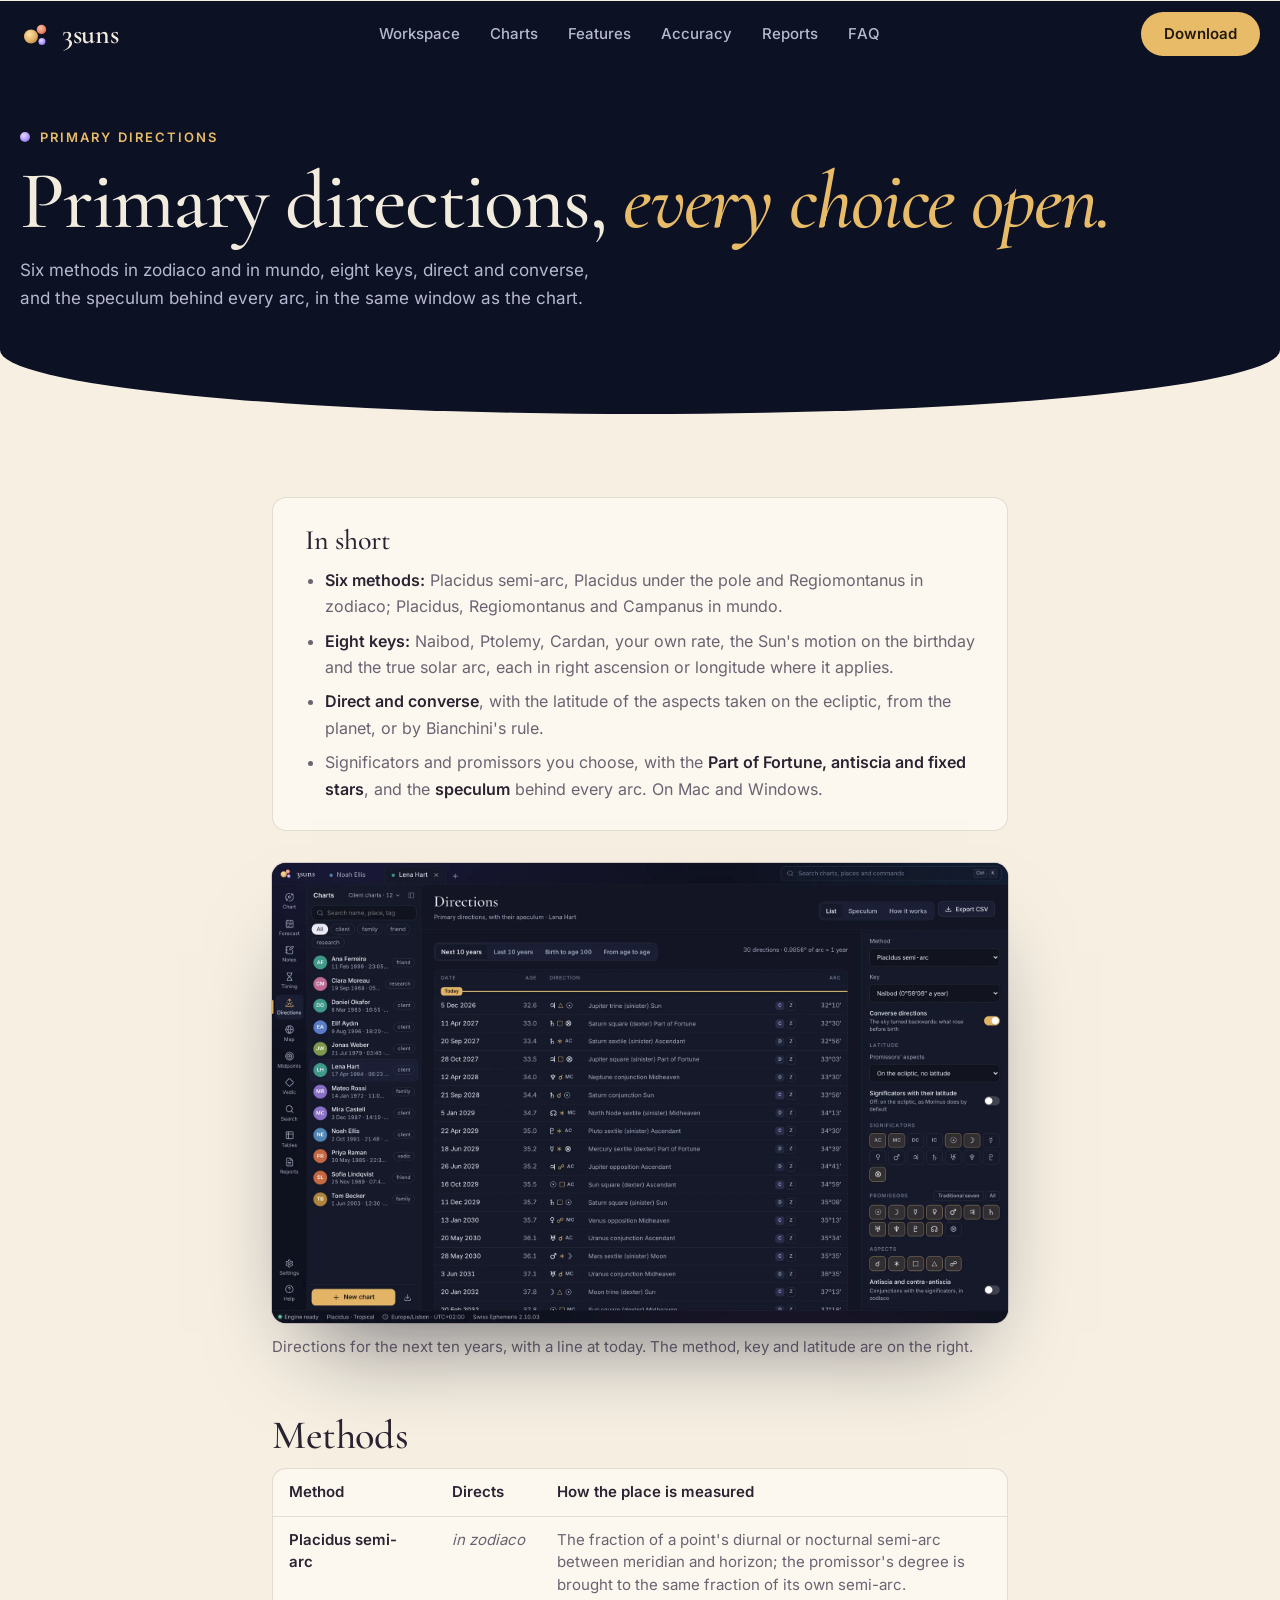
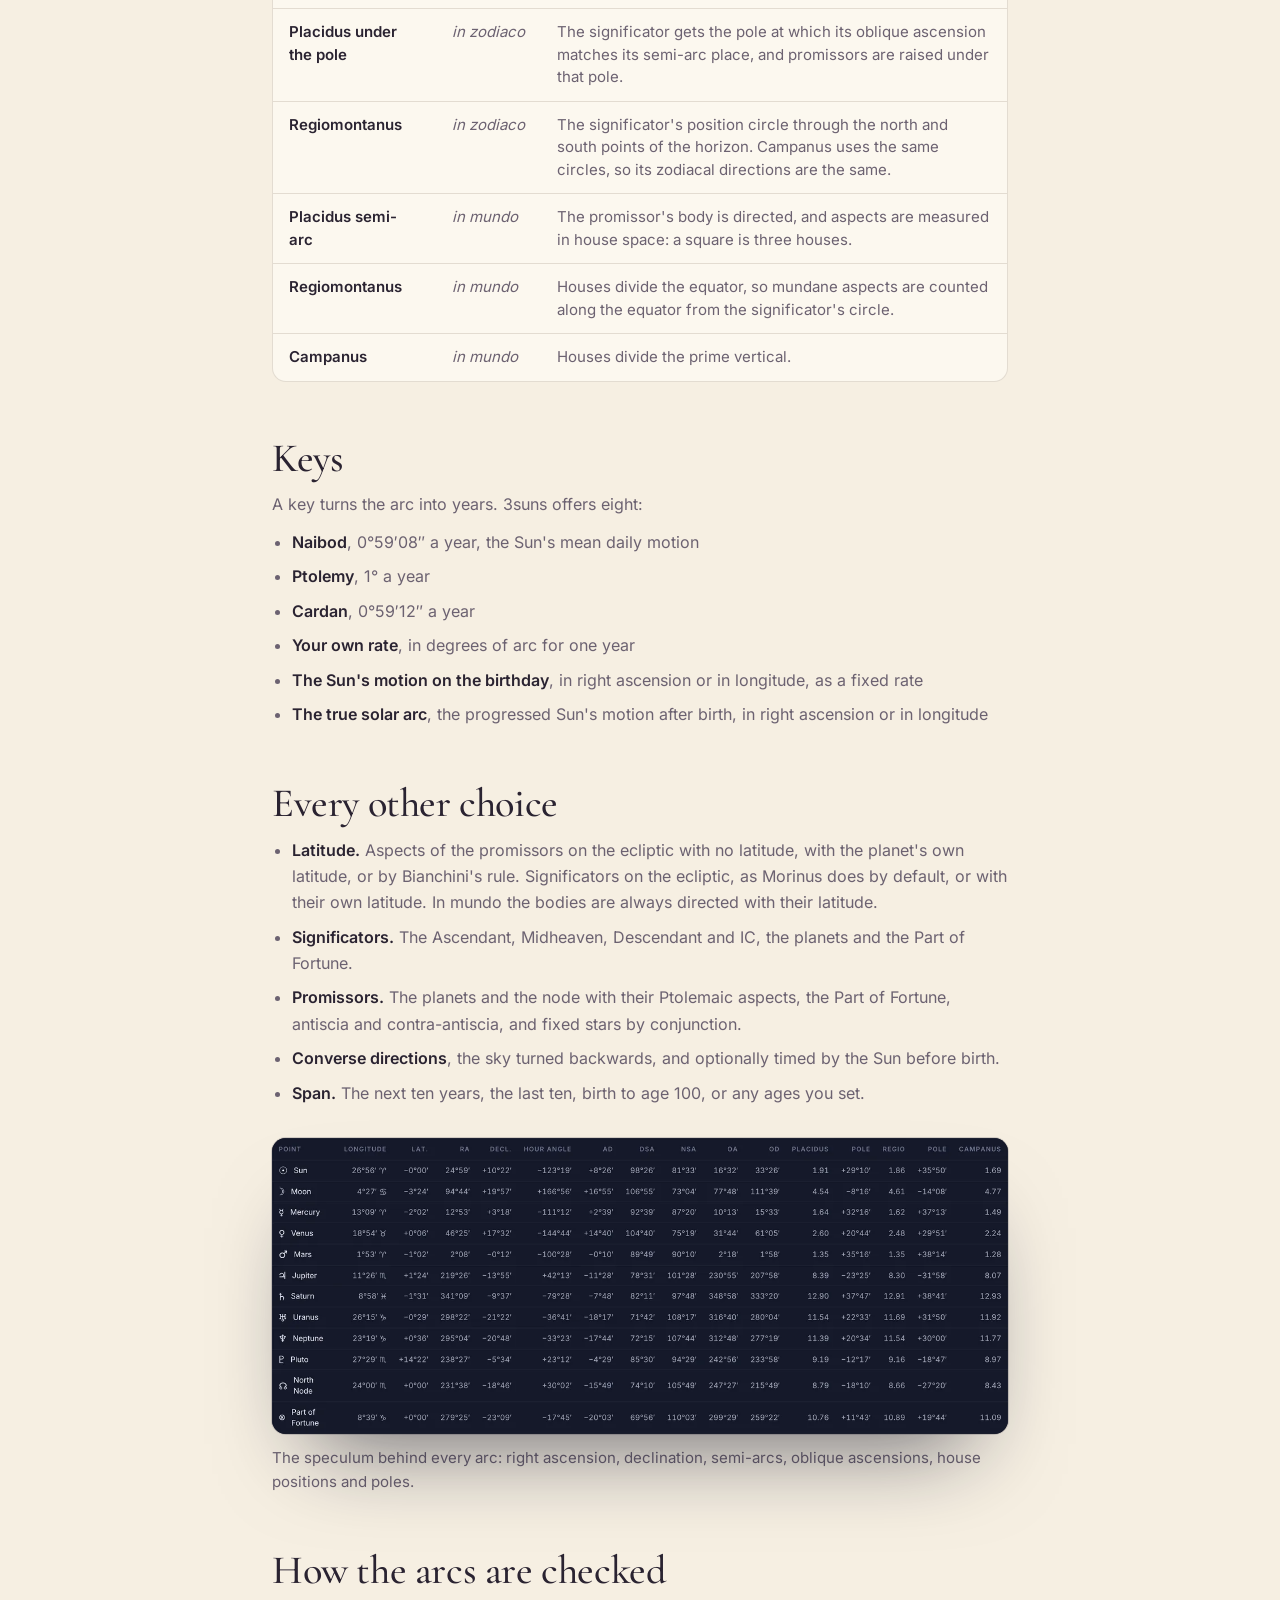
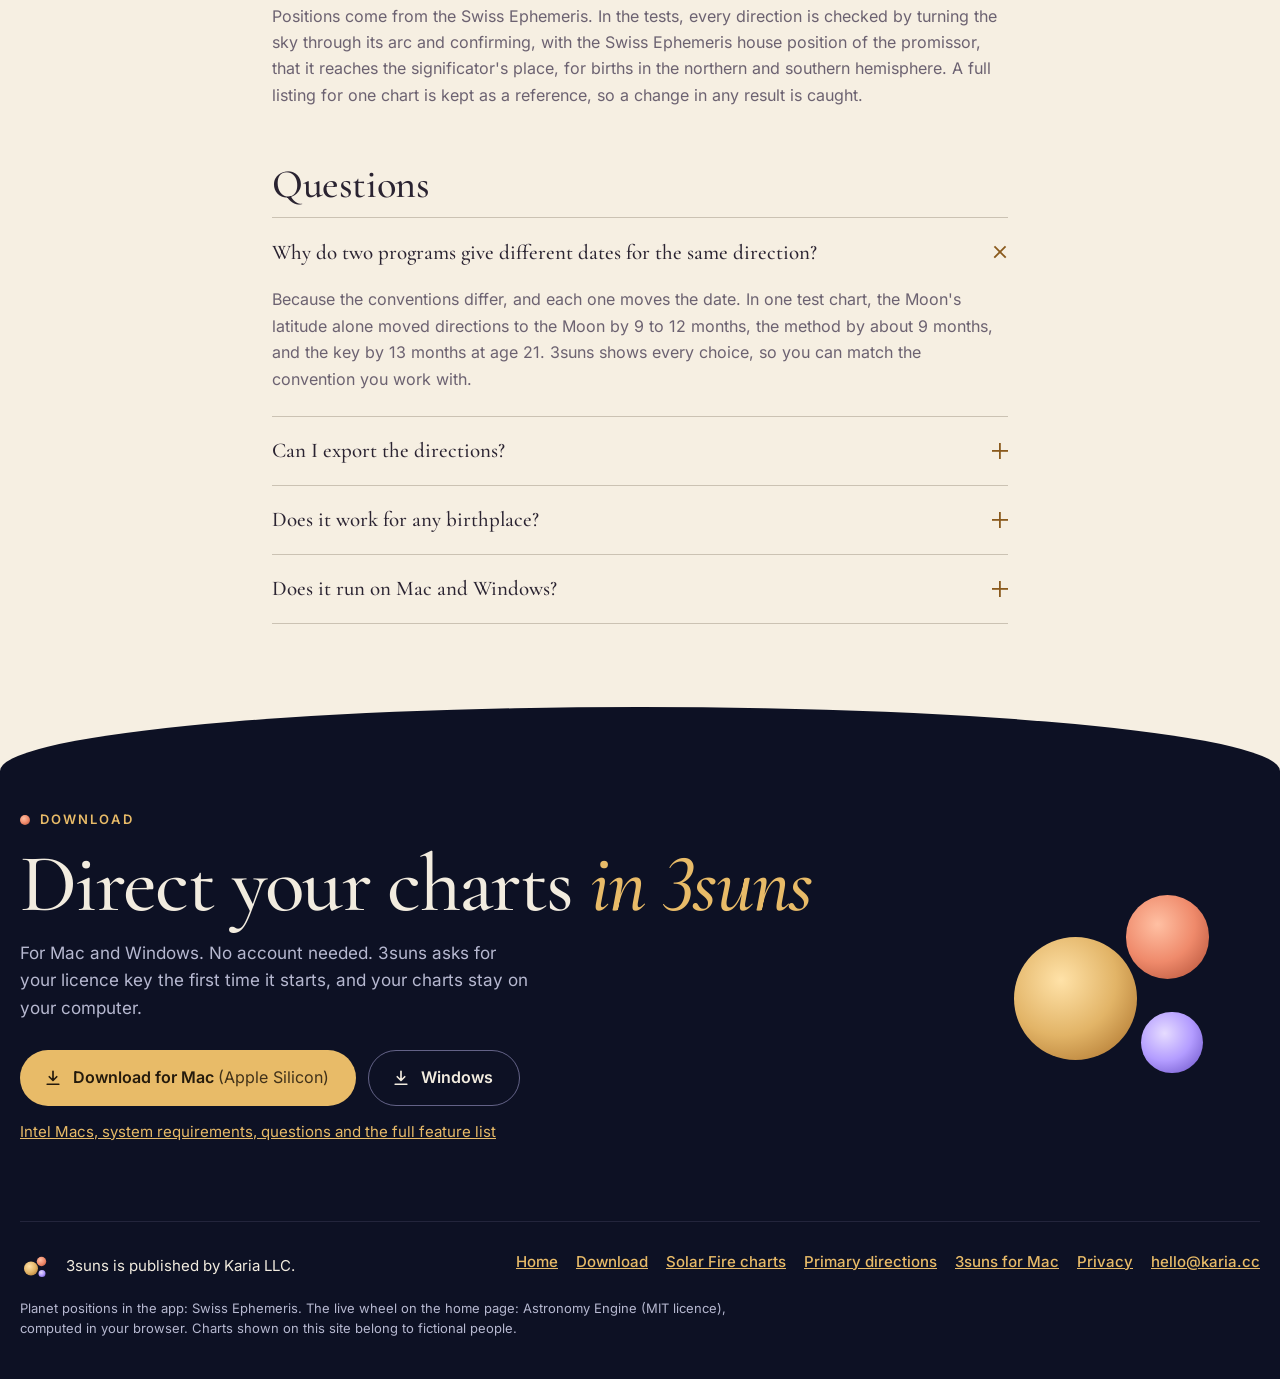
<file: primary-directions.html>
<!doctype html>
<html lang="en">
<head>
<meta charset="utf-8">
<meta name="viewport" content="width=device-width, initial-scale=1, viewport-fit=cover">
<title>Primary directions software for Mac and Windows · 3suns</title>
<meta name="description" content="Primary directions in 3suns: Placidus, Placidus under the pole, Regiomontanus and Campanus, in zodiaco and in mundo, eight keys, converse, latitude choices and a full speculum.">
<meta name="robots" content="index, follow, max-image-preview:large">
<meta name="theme-color" content="#0d1124">
<meta property="og:type" content="article">
<meta property="og:title" content="Primary directions in 3suns">
<meta property="og:description" content="Six methods, eight keys, direct and converse, every latitude choice and the speculum behind every arc, on Mac and Windows.">
<meta property="og:url" content="https://3suns.app/primary-directions">
<meta property="og:site_name" content="3suns">
<meta property="og:image" content="https://3suns.app/img/og-daylight.jpg">
<meta property="og:image:width" content="1200">
<meta property="og:image:height" content="630">
<meta property="og:image:alt" content="3suns, astrology software for Mac and Windows, with a natal chart wheel">
<meta property="og:locale" content="en_US">
<meta name="twitter:card" content="summary_large_image">
<meta name="twitter:image" content="https://3suns.app/img/og-daylight.jpg">
<link rel="canonical" href="https://3suns.app/primary-directions">
<link rel="icon" href="/favicon.svg" type="image/svg+xml">
<link rel="icon" href="/favicon-32.png" sizes="32x32" type="image/png">
<link rel="apple-touch-icon" href="/apple-touch-icon.png">
<link rel="preload" href="/fonts/cormorant-garamond-500-normal.woff2" as="font" type="font/woff2" crossorigin>
<link rel="preload" href="/fonts/inter-400-normal.woff2" as="font" type="font/woff2" crossorigin>
<link rel="stylesheet" href="/css/site.css">
<script type="application/ld+json">{"@context":"https://schema.org","@graph":[{"@type":"WebPage","@id":"https://3suns.app/primary-directions#page","url":"https://3suns.app/primary-directions","name":"Primary directions in 3suns","description":"Primary directions in 3suns: Placidus, Placidus under the pole, Regiomontanus and Campanus, in zodiaco and in mundo, eight keys, converse, latitude choices and a full speculum.","isPartOf":{"@id":"https://3suns.app/#website"},"about":{"@id":"https://3suns.app/#app"},"publisher":{"@id":"https://3suns.app/#publisher"},"inLanguage":"en","breadcrumb":{"@type":"BreadcrumbList","itemListElement":[{"@type":"ListItem","position":1,"name":"3suns","item":"https://3suns.app/"},{"@type":"ListItem","position":2,"name":"Primary directions","item":"https://3suns.app/primary-directions"}]}},{"@type":"FAQPage","@id":"https://3suns.app/primary-directions#faq","mainEntity":[{"@type":"Question","name":"Why do two programs give different dates for the same direction?","acceptedAnswer":{"@type":"Answer","text":"Because the conventions differ, and each one moves the date. In one test chart, the Moon's latitude alone moved directions to the Moon by 9 to 12 months, the method by about 9 months, and the key by 13 months at age 21. 3suns shows every choice, so you can match the convention you work with."}},{"@type":"Question","name":"Can I export the directions?","acceptedAnswer":{"@type":"Answer","text":"Yes. Every direction in the list exports as CSV for a spreadsheet, with its date, age, promissor, aspect, significator, arc and whether it is direct or converse."}},{"@type":"Question","name":"Does it work for any birthplace?","acceptedAnswer":{"@type":"Answer","text":"Anywhere outside the polar circles, where semi-arcs stop being defined. A birth time is needed."}},{"@type":"Question","name":"Does it run on Mac and Windows?","acceptedAnswer":{"@type":"Answer","text":"Yes. Macs with Apple Silicon or Intel on macOS 11 Big Sur or later, and 64-bit Windows 10 or 11."}}]}]}</script>
</head>
<body>
<a class="skip" href="#main">Skip to content</a>

<header class="nav nav--night" id="nav">
  <div class="wrap nav-row">
    <a class="brand" href="/" aria-label="3suns home">
      <svg class="brand-mark" viewBox="0 0 64 64" aria-hidden="true"><defs><radialGradient id="bm1" cx=".38" cy=".35" r=".75"><stop offset="0" stop-color="#ffe2a8"/><stop offset=".6" stop-color="#e2b467"/><stop offset="1" stop-color="#b9823a"/></radialGradient><radialGradient id="bm2" cx=".38" cy=".35" r=".75"><stop offset="0" stop-color="#ffc0a3"/><stop offset=".6" stop-color="#ef8a6b"/><stop offset="1" stop-color="#c25f45"/></radialGradient><radialGradient id="bm3" cx=".38" cy=".35" r=".75"><stop offset="0" stop-color="#e6dcff"/><stop offset=".6" stop-color="#b39cff"/><stop offset="1" stop-color="#7e66d6"/></radialGradient></defs><circle cx="22" cy="37" r="14" fill="url(#bm1)"/><circle cx="43" cy="23" r="9.5" fill="url(#bm2)"/><circle cx="44" cy="47" r="7" fill="url(#bm3)"/></svg>
      <span class="brand-name">3suns</span>
    </a>
    <nav class="nav-links" aria-label="Sections">
      <a href="/#workspace">Workspace</a>
      <a href="/#charts">Charts</a>
      <a href="/#features">Features</a>
      <a href="/#accuracy">Accuracy</a>
      <a href="/#reports">Reports</a>
      <a href="/download#faq">FAQ</a>
    </nav>
    <a class="btn btn-night" href="/download">Download</a>
  </div>
</header>

<main id="main">
<section class="band band--top dl-top" id="top">
  <div class="wrap">
    <div class="closing-row">
      <div class="closing-copy">
        <p class="eyebrow"><span class="dot sun-lilac" aria-hidden="true"></span>Primary directions</p>
        <h1>Primary directions, <em>every choice open.</em></h1>
        <p>Six methods in zodiaco and in mundo, eight keys, direct and converse, and the speculum behind every arc, in the same window as the chart.</p>
      </div>
    </div>
  </div>
</section>

<section class="sec legal guide" id="guide">
  <div class="wrap legal-wrap">

    <div class="legal-short">
      <h2>In short</h2>
      <ul>
        <li><b>Six methods:</b> Placidus semi-arc, Placidus under the pole and Regiomontanus in zodiaco; Placidus, Regiomontanus and Campanus in mundo.</li>
        <li><b>Eight keys:</b> Naibod, Ptolemy, Cardan, your own rate, the Sun's motion on the birthday and the true solar arc, each in right ascension or longitude where it applies.</li>
        <li><b>Direct and converse</b>, with the latitude of the aspects taken on the ecliptic, from the planet, or by Bianchini's rule.</li>
        <li>Significators and promissors you choose, with the <b>Part of Fortune, antiscia and fixed stars</b>, and the <b>speculum</b> behind every arc. On Mac and Windows.</li>
      </ul>
    </div>

    <figure class="guide-fig">
      <div class="win"><img src="/img/t-directions.webp" width="1920" height="1200" alt="Primary directions of a fictional chart for the next ten years, with a line at today and the method, key, latitude and promissor choices on the right" loading="lazy"></div>
      <figcaption>Directions for the next ten years, with a line at today. The method, key and latitude are on the right.</figcaption>
    </figure>

    <h2 id="methods">Methods</h2>
    <div class="guide-table" role="region" aria-label="Methods" tabindex="0">
      <table>
        <thead><tr><th scope="col">Method</th><th scope="col">Directs</th><th scope="col">How the place is measured</th></tr></thead>
        <tbody>
          <tr><th scope="row">Placidus semi-arc</th><td>in zodiaco</td><td>The fraction of a point's diurnal or nocturnal semi-arc between meridian and horizon; the promissor's degree is brought to the same fraction of its own semi-arc.</td></tr>
          <tr><th scope="row">Placidus under the pole</th><td>in zodiaco</td><td>The significator gets the pole at which its oblique ascension matches its semi-arc place, and promissors are raised under that pole.</td></tr>
          <tr><th scope="row">Regiomontanus</th><td>in zodiaco</td><td>The significator's position circle through the north and south points of the horizon. Campanus uses the same circles, so its zodiacal directions are the same.</td></tr>
          <tr><th scope="row">Placidus semi-arc</th><td>in mundo</td><td>The promissor's body is directed, and aspects are measured in house space: a square is three houses.</td></tr>
          <tr><th scope="row">Regiomontanus</th><td>in mundo</td><td>Houses divide the equator, so mundane aspects are counted along the equator from the significator's circle.</td></tr>
          <tr><th scope="row">Campanus</th><td>in mundo</td><td>Houses divide the prime vertical.</td></tr>
        </tbody>
      </table>
    </div>

    <h2 id="keys">Keys</h2>
    <p>A key turns the arc into years. 3suns offers eight:</p>
    <ul>
      <li><b>Naibod</b>, 0°59′08″ a year, the Sun's mean daily motion</li>
      <li><b>Ptolemy</b>, 1° a year</li>
      <li><b>Cardan</b>, 0°59′12″ a year</li>
      <li><b>Your own rate</b>, in degrees of arc for one year</li>
      <li><b>The Sun's motion on the birthday</b>, in right ascension or in longitude, as a fixed rate</li>
      <li><b>The true solar arc</b>, the progressed Sun's motion after birth, in right ascension or in longitude</li>
    </ul>

    <h2 id="choices">Every other choice</h2>
    <ul>
      <li><b>Latitude.</b> Aspects of the promissors on the ecliptic with no latitude, with the planet's own latitude, or by Bianchini's rule. Significators on the ecliptic, as Morinus does by default, or with their own latitude. In mundo the bodies are always directed with their latitude.</li>
      <li><b>Significators.</b> The Ascendant, Midheaven, Descendant and IC, the planets and the Part of Fortune.</li>
      <li><b>Promissors.</b> The planets and the node with their Ptolemaic aspects, the Part of Fortune, antiscia and contra-antiscia, and fixed stars by conjunction.</li>
      <li><b>Converse directions</b>, the sky turned backwards, and optionally timed by the Sun before birth.</li>
      <li><b>Span.</b> The next ten years, the last ten, birth to age 100, or any ages you set.</li>
    </ul>

    <figure class="guide-fig">
      <div class="win"><img src="/img/d-directions.webp" width="1300" height="522" alt="The speculum the directions are worked from: right ascension, declination, semi-arcs, oblique ascensions, house positions and poles" loading="lazy"></div>
      <figcaption>The speculum behind every arc: right ascension, declination, semi-arcs, oblique ascensions, house positions and poles.</figcaption>
    </figure>

    <h2 id="checked">How the arcs are checked</h2>
    <p>Positions come from the Swiss Ephemeris. In the tests, every direction is checked by turning the sky through its arc and confirming, with the Swiss Ephemeris house position of the promissor, that it reaches the significator's place, for births in the northern and southern hemisphere. A full listing for one chart is kept as a reference, so a change in any result is caught.</p>

    <h2 id="faq">Questions</h2>
    <div class="faq-list guide-faq">
      <details open><summary>Why do two programs give different dates for the same direction?</summary><p>Because the conventions differ, and each one moves the date. In one test chart, the Moon's latitude alone moved directions to the Moon by 9 to 12 months, the method by about 9 months, and the key by 13 months at age 21. 3suns shows every choice, so you can match the convention you work with.</p></details>
      <details><summary>Can I export the directions?</summary><p>Yes. Every direction in the list exports as CSV for a spreadsheet, with its date, age, promissor, aspect, significator, arc and whether it is direct or converse.</p></details>
      <details><summary>Does it work for any birthplace?</summary><p>Anywhere outside the polar circles, where semi-arcs stop being defined. A birth time is needed.</p></details>
      <details><summary>Does it run on Mac and Windows?</summary><p>Yes. Macs with Apple Silicon or Intel on macOS 11 Big Sur or later, and 64-bit Windows 10 or 11.</p></details>
    </div>

  </div>
</section>
</main>

<!-- DOWNLOAD and footer: the page ends at night -->
<div class="band band--end">
  <div class="wrap">
    <section class="closing-row" id="download">
      <div class="closing-copy">
        <p class="eyebrow"><span class="dot sun-coral" aria-hidden="true"></span>Download</p>
        <h2>Direct your charts <em>in 3suns</em></h2>
        <p>For Mac and Windows. No account needed. 3suns asks for your licence key the first time it starts, and your charts stay on your computer.</p>
        <div class="dl-pair">
          <a class="btn btn-lg btn-gold dl-mac" data-dl="macArm" href="/download"><svg class="ico" viewBox="0 0 24 24" aria-hidden="true"><path d="M12 4v11m0 0l-4.5-4.5M12 15l4.5-4.5M5 19.5h14"/></svg><span>Download for Mac <small>(Apple Silicon)</small></span></a>
          <a class="btn btn-lg btn-ghost dl-win" data-dl="windows" href="/download"><svg class="ico" viewBox="0 0 24 24" aria-hidden="true"><path d="M12 4v11m0 0l-4.5-4.5M12 15l4.5-4.5M5 19.5h14"/></svg><span>Windows</span></a>
        </div>
        <p class="more"><a href="/download">Intel Macs, system requirements, questions and the full feature list</a></p>
      </div>
      <div class="suns3" aria-hidden="true"><span class="sun sun-gold"></span><span class="sun sun-coral drift"></span><span class="sun sun-lilac drift slow"></span></div>
    </section>
    <footer class="foot">
      <div class="foot-brand">
        <svg class="brand-mark" viewBox="0 0 64 64" aria-hidden="true"><circle cx="22" cy="37" r="14" fill="url(#bm1)"/><circle cx="43" cy="23" r="9.5" fill="url(#bm2)"/><circle cx="44" cy="47" r="7" fill="url(#bm3)"/></svg>
        <span>3suns is published by Karia LLC.</span>
      </div>
      <ul class="foot-links">
        <li><a href="/">Home</a></li>
        <li><a href="/download">Download</a></li>
        <li><a href="/solar-fire">Solar Fire charts</a></li>
        <li><a href="/primary-directions" aria-current="page">Primary directions</a></li>
        <li><a href="/mac">3suns for Mac</a></li>
        <li><a href="/privacy">Privacy</a></li>
        <li class="needs-contact" hidden><a data-contact href="#"></a></li>
      </ul>
      <p class="foot-fine">Planet positions in the app: Swiss Ephemeris. The live wheel on the home page: Astronomy Engine (MIT licence), computed in your browser. Charts shown on this site belong to fictional people.</p>
    </footer>
  </div>
</div>

<div class="toast" id="toast" role="status" aria-live="polite" hidden></div>

<script src="/js/config.js?r=2"></script>
<script src="/js/analytics.js"></script>
<script src="/js/site.js"></script>
</body>
</html>
</file>
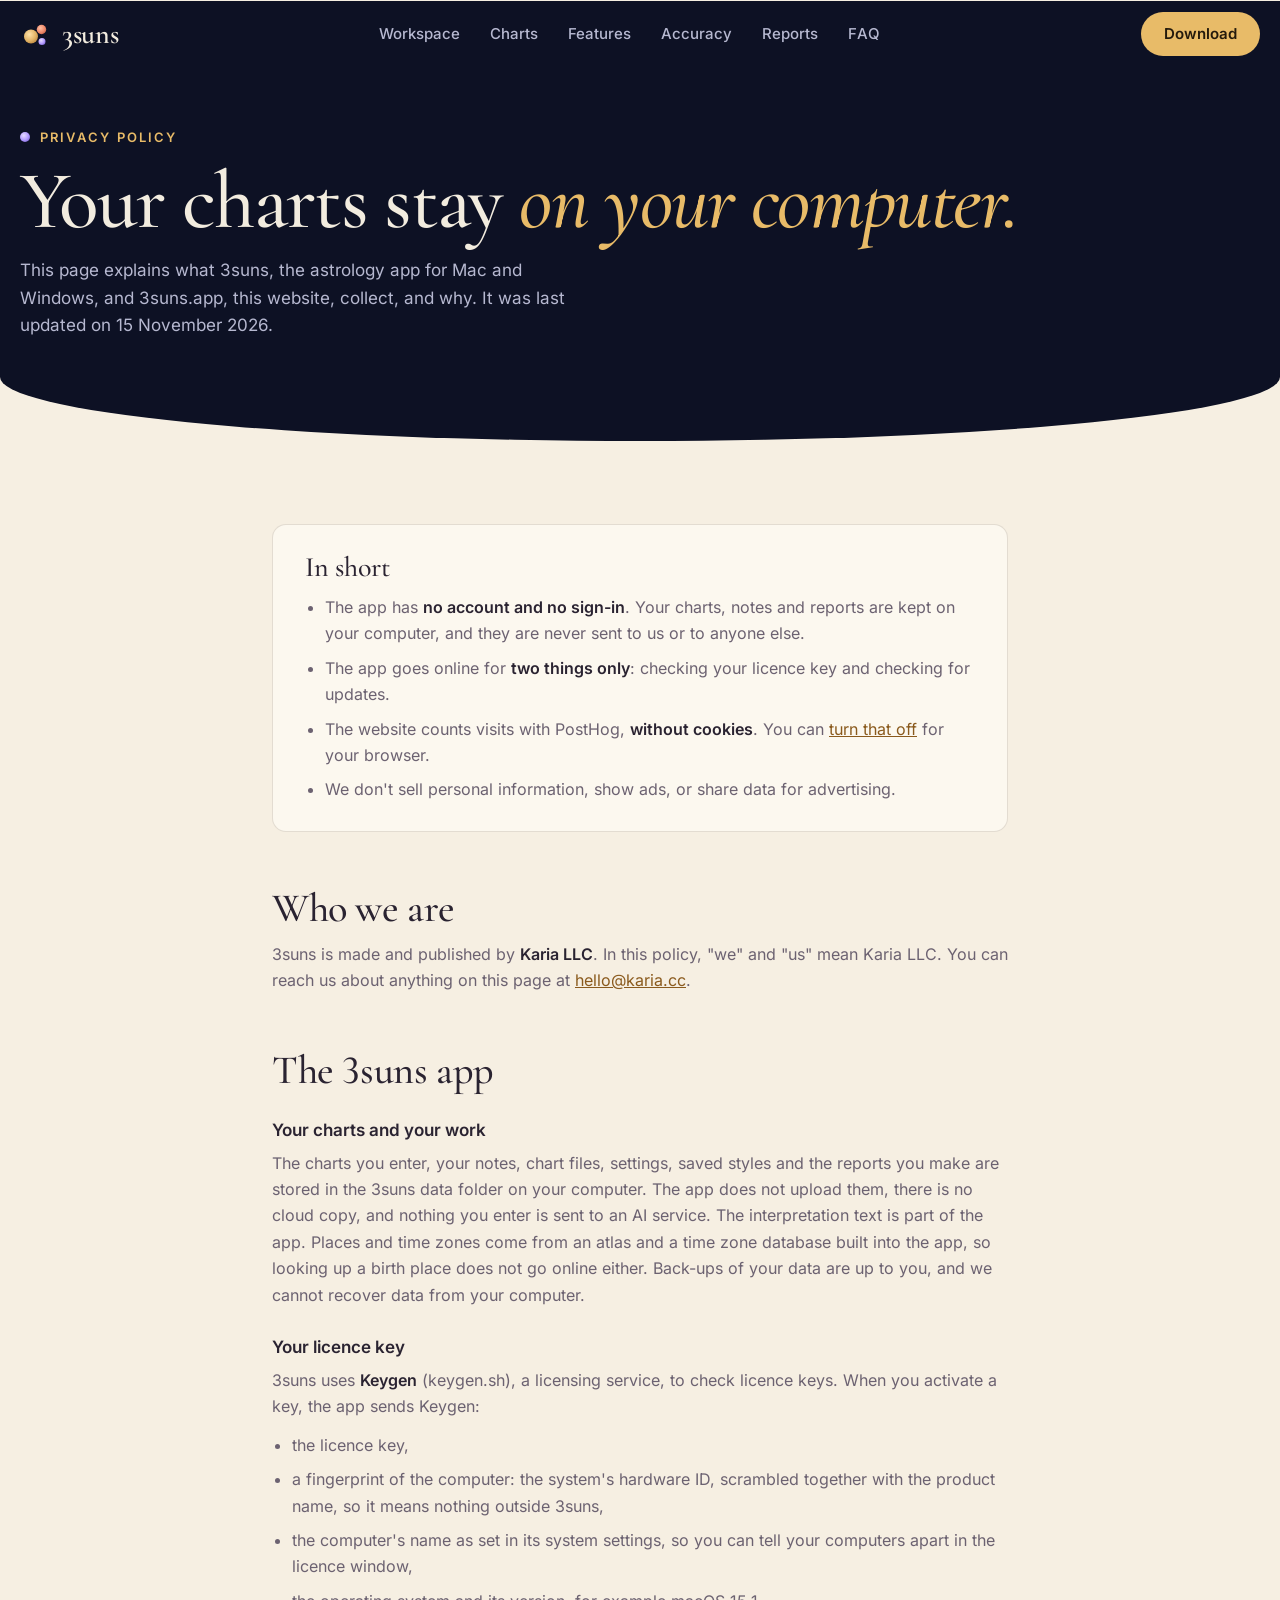
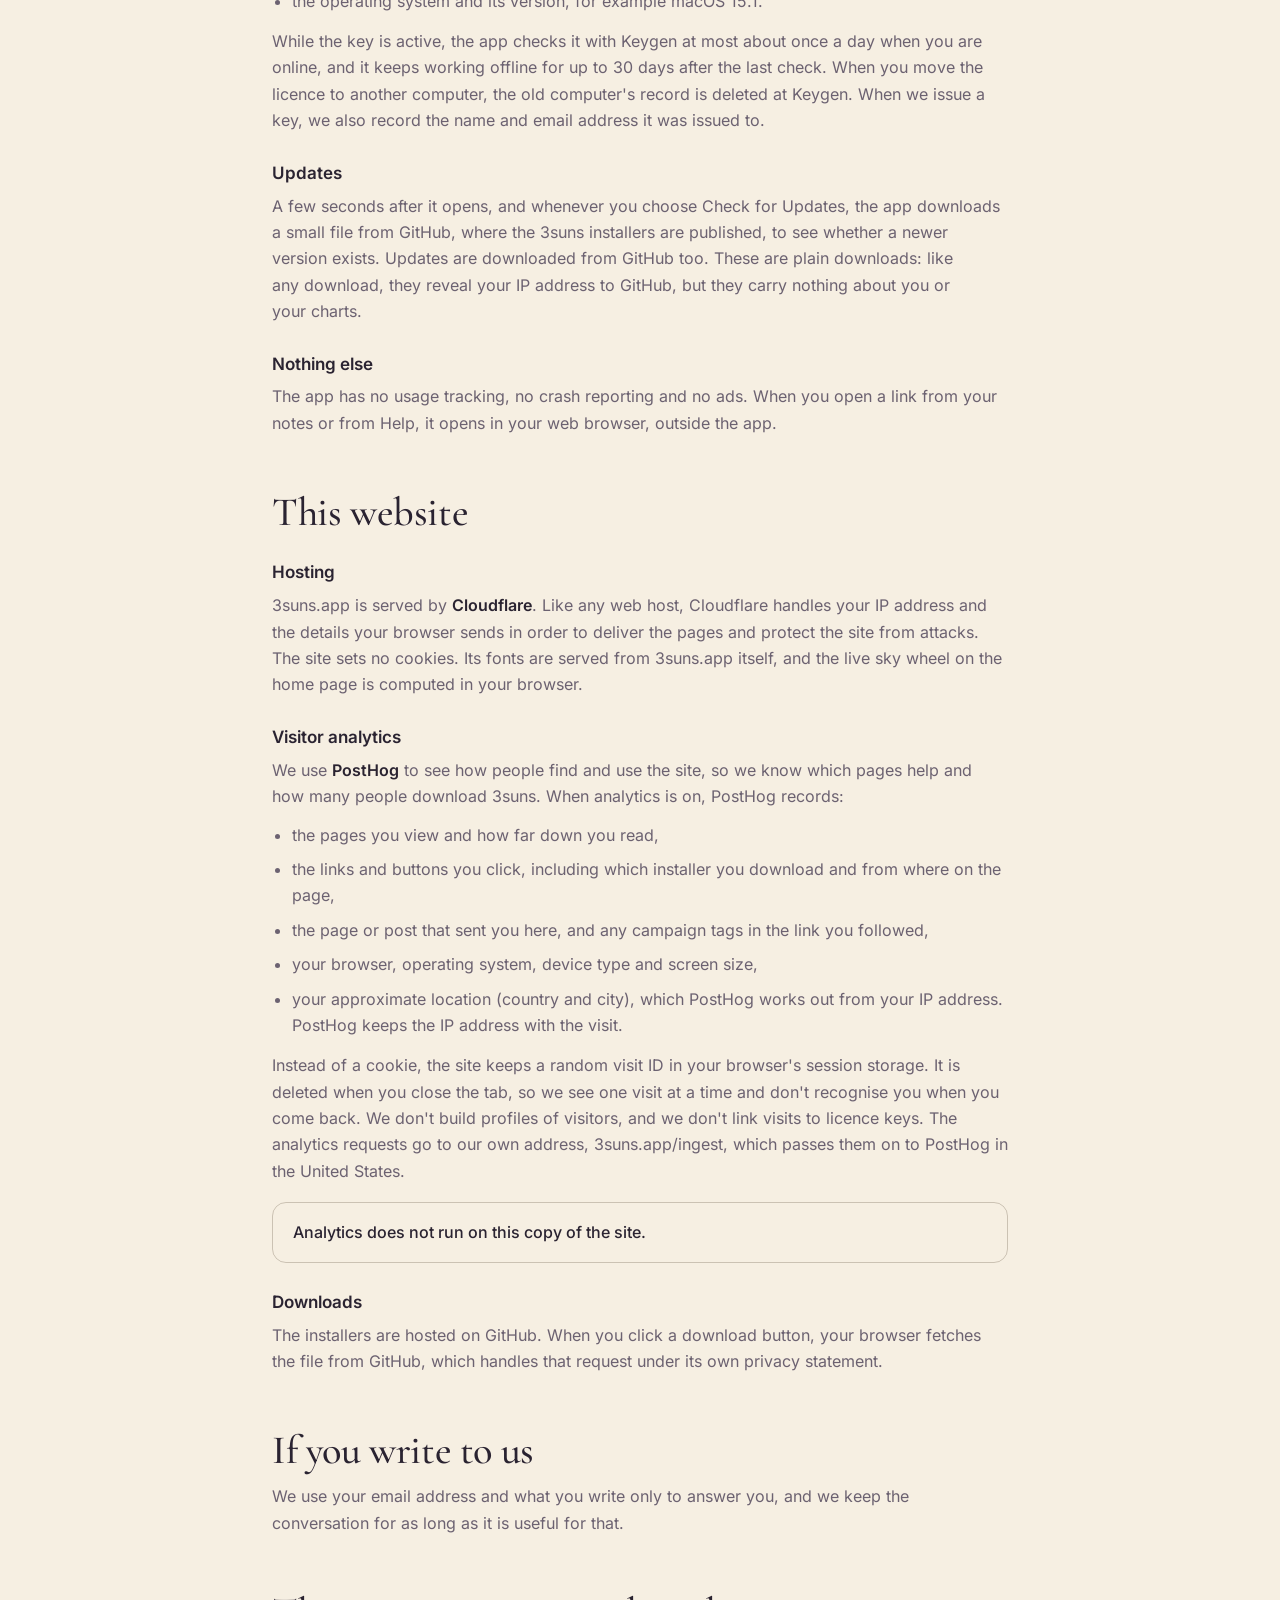
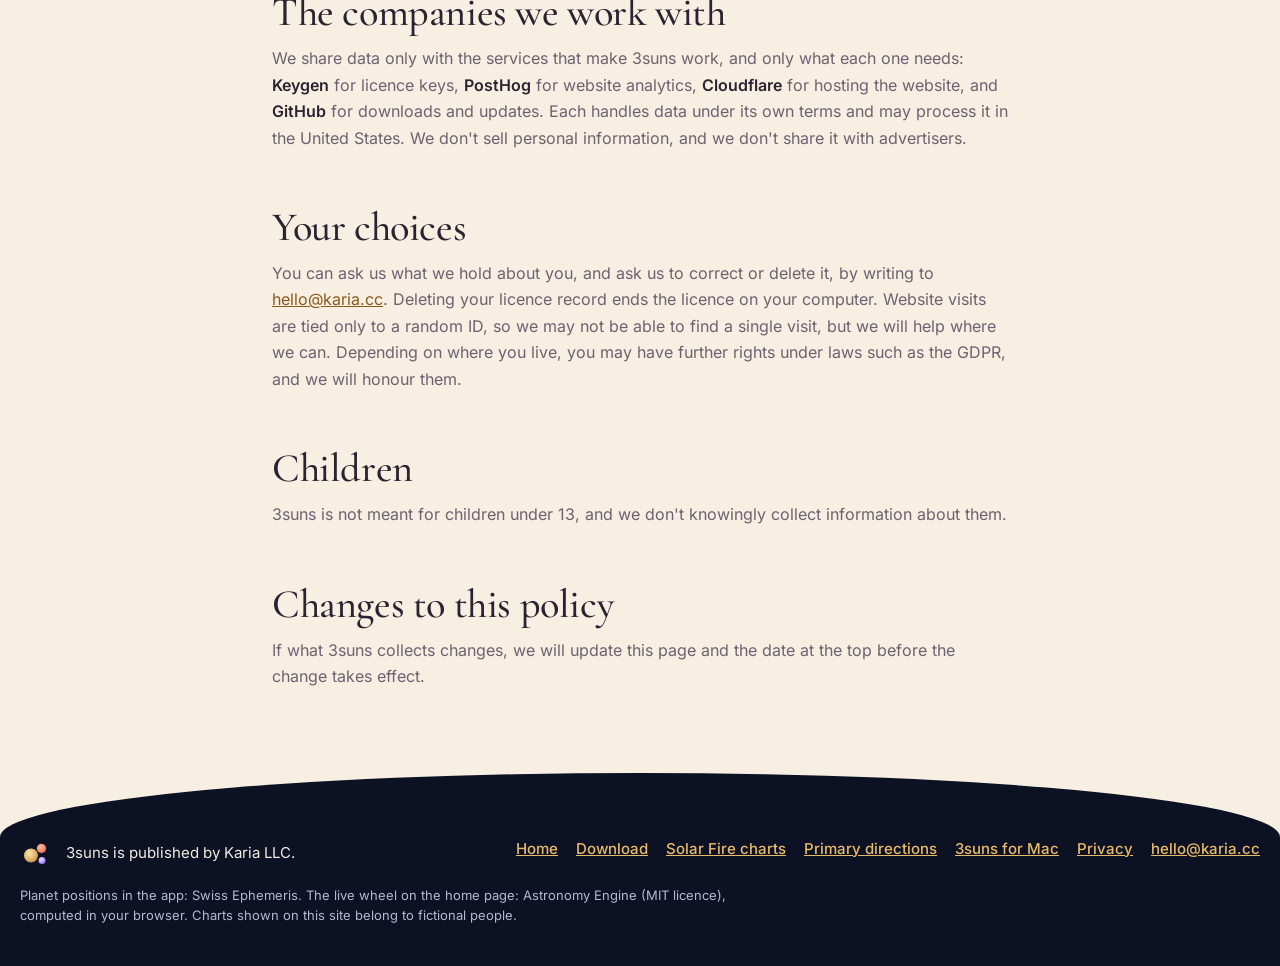
<file: privacy.html>
<!doctype html>
<html lang="en">
<head>
<meta charset="utf-8">
<meta name="viewport" content="width=device-width, initial-scale=1, viewport-fit=cover">
<title>Privacy policy · 3suns</title>
<meta name="description" content="What the 3suns app and the 3suns.app website collect: charts stay on your computer, the app only goes online for its licence and updates, and the site counts visits without cookies.">
<meta name="robots" content="index, follow">
<meta name="theme-color" content="#0d1124">
<meta property="og:type" content="website">
<meta property="og:title" content="3suns privacy policy">
<meta property="og:description" content="Your charts stay on your computer. What the app and the website collect, and why.">
<meta property="og:url" content="https://3suns.app/privacy">
<meta property="og:site_name" content="3suns">
<meta property="og:image" content="https://3suns.app/img/og-daylight.jpg">
<meta property="og:image:width" content="1200">
<meta property="og:image:height" content="630">
<meta property="og:image:alt" content="3suns, astrology software for Mac and Windows, with a natal chart wheel">
<meta property="og:locale" content="en_US">
<meta name="twitter:card" content="summary_large_image">
<meta name="twitter:image" content="https://3suns.app/img/og-daylight.jpg">
<link rel="canonical" href="https://3suns.app/privacy">
<link rel="icon" href="/favicon.svg" type="image/svg+xml">
<link rel="icon" href="/favicon-32.png" sizes="32x32" type="image/png">
<link rel="apple-touch-icon" href="/apple-touch-icon.png">
<link rel="preload" href="/fonts/cormorant-garamond-500-normal.woff2" as="font" type="font/woff2" crossorigin>
<link rel="preload" href="/fonts/inter-400-normal.woff2" as="font" type="font/woff2" crossorigin>
<link rel="stylesheet" href="/css/site.css">
<script type="application/ld+json">{"@context":"https://schema.org","@type":"WebPage","@id":"https://3suns.app/privacy#page","url":"https://3suns.app/privacy","name":"3suns privacy policy","isPartOf":{"@id":"https://3suns.app/#website"},"publisher":{"@id":"https://3suns.app/#publisher"},"inLanguage":"en","dateModified":"2026-11-15","breadcrumb":{"@type":"BreadcrumbList","itemListElement":[{"@type":"ListItem","position":1,"name":"3suns","item":"https://3suns.app/"},{"@type":"ListItem","position":2,"name":"Privacy policy","item":"https://3suns.app/privacy"}]}}</script>
</head>
<body>
<a class="skip" href="#main">Skip to content</a>

<header class="nav nav--night" id="nav">
  <div class="wrap nav-row">
    <a class="brand" href="/" aria-label="3suns home">
      <svg class="brand-mark" viewBox="0 0 64 64" aria-hidden="true"><defs><radialGradient id="bm1" cx=".38" cy=".35" r=".75"><stop offset="0" stop-color="#ffe2a8"/><stop offset=".6" stop-color="#e2b467"/><stop offset="1" stop-color="#b9823a"/></radialGradient><radialGradient id="bm2" cx=".38" cy=".35" r=".75"><stop offset="0" stop-color="#ffc0a3"/><stop offset=".6" stop-color="#ef8a6b"/><stop offset="1" stop-color="#c25f45"/></radialGradient><radialGradient id="bm3" cx=".38" cy=".35" r=".75"><stop offset="0" stop-color="#e6dcff"/><stop offset=".6" stop-color="#b39cff"/><stop offset="1" stop-color="#7e66d6"/></radialGradient></defs><circle cx="22" cy="37" r="14" fill="url(#bm1)"/><circle cx="43" cy="23" r="9.5" fill="url(#bm2)"/><circle cx="44" cy="47" r="7" fill="url(#bm3)"/></svg>
      <span class="brand-name">3suns</span>
    </a>
    <nav class="nav-links" aria-label="Sections">
      <a href="/#workspace">Workspace</a>
      <a href="/#charts">Charts</a>
      <a href="/#features">Features</a>
      <a href="/#accuracy">Accuracy</a>
      <a href="/#reports">Reports</a>
      <a href="/download#faq">FAQ</a>
    </nav>
    <a class="btn btn-night" href="/download">Download</a>
  </div>
</header>

<main id="main">
<section class="band band--top dl-top" id="top">
  <div class="wrap">
    <div class="closing-row">
      <div class="closing-copy">
        <p class="eyebrow"><span class="dot sun-lilac" aria-hidden="true"></span>Privacy policy</p>
        <h1>Your charts stay <em>on your computer.</em></h1>
        <p>This page explains what 3suns, the astrology app for Mac and Windows, and 3suns.app, this website, collect, and why. It was last updated on 15 November 2026.</p>
      </div>
    </div>
  </div>
</section>

<section class="sec legal" id="policy">
  <div class="wrap legal-wrap">

    <div class="legal-short">
      <h2>In short</h2>
      <ul>
        <li>The app has <b>no account and no sign-in</b>. Your charts, notes and reports are kept on your computer, and they are never sent to us or to anyone else.</li>
        <li>The app goes online for <b>two things only</b>: checking your licence key and checking for updates.</li>
        <li>The website counts visits with PostHog, <b>without cookies</b>. You can <a href="#analytics">turn that off</a> for your browser.</li>
        <li>We don't sell personal information, show ads, or share data for advertising.</li>
      </ul>
    </div>

    <h2 id="who">Who we are</h2>
    <p>3suns is made and published by <b>Karia LLC</b>. In this policy, "we" and "us" mean Karia LLC. You can reach us about anything on this page at <a href="mailto:hello@karia.cc">hello@karia.cc</a>.</p>

    <h2 id="app">The 3suns app</h2>

    <h3>Your charts and your work</h3>
    <p>The charts you enter, your notes, chart files, settings, saved styles and the reports you make are stored in the 3suns data folder on your computer. The app does not upload them, there is no cloud copy, and nothing you enter is sent to an AI service. The interpretation text is part of the app. Places and time zones come from an atlas and a time zone database built into the app, so looking up a birth place does not go online either. Back-ups of your data are up to you, and we cannot recover data from your computer.</p>

    <h3>Your licence key</h3>
    <p>3suns uses <b>Keygen</b> (keygen.sh), a licensing service, to check licence keys. When you activate a key, the app sends Keygen:</p>
    <ul>
      <li>the licence key,</li>
      <li>a fingerprint of the computer: the system's hardware ID, scrambled together with the product name, so it means nothing outside 3suns,</li>
      <li>the computer's name as set in its system settings, so you can tell your computers apart in the licence window,</li>
      <li>the operating system and its version, for example macOS 15.1.</li>
    </ul>
    <p>While the key is active, the app checks it with Keygen at most about once a day when you are online, and it keeps working offline for up to 30 days after the last check. When you move the licence to another computer, the old computer's record is deleted at Keygen. When we issue a key, we also record the name and email address it was issued to.</p>

    <h3>Updates</h3>
    <p>A few seconds after it opens, and whenever you choose Check for Updates, the app downloads a small file from GitHub, where the 3suns installers are published, to see whether a newer version exists. Updates are downloaded from GitHub too. These are plain downloads: like any download, they reveal your IP address to GitHub, but they carry nothing about you or your charts.</p>

    <h3>Nothing else</h3>
    <p>The app has no usage tracking, no crash reporting and no ads. When you open a link from your notes or from Help, it opens in your web browser, outside the app.</p>

    <h2 id="site">This website</h2>

    <h3>Hosting</h3>
    <p>3suns.app is served by <b>Cloudflare</b>. Like any web host, Cloudflare handles your IP address and the details your browser sends in order to deliver the pages and protect the site from attacks. The site sets no cookies. Its fonts are served from 3suns.app itself, and the live sky wheel on the home page is computed in your browser.</p>

    <h3 id="analytics">Visitor analytics</h3>
    <p>We use <b>PostHog</b> to see how people find and use the site, so we know which pages help and how many people download 3suns. When analytics is on, PostHog records:</p>
    <ul>
      <li>the pages you view and how far down you read,</li>
      <li>the links and buttons you click, including which installer you download and from where on the page,</li>
      <li>the page or post that sent you here, and any campaign tags in the link you followed,</li>
      <li>your browser, operating system, device type and screen size,</li>
      <li>your approximate location (country and city), which PostHog works out from your IP address. PostHog keeps the IP address with the visit.</li>
    </ul>
    <p>Instead of a cookie, the site keeps a random visit ID in your browser's session storage. It is deleted when you close the tab, so we see one visit at a time and don't recognise you when you come back. We don't build profiles of visitors, and we don't link visits to licence keys. The analytics requests go to our own address, 3suns.app/ingest, which passes them on to PostHog in the United States.</p>

    <div class="optout" id="analytics-choice" hidden>
      <p data-analytics-state>Analytics is on in this browser.</p>
      <button type="button" class="btn btn-night" data-analytics-toggle>Turn off analytics</button>
    </div>
    <noscript><p class="optout-note">Analytics only runs with JavaScript, so it is off in your browser right now.</p></noscript>

    <h3>Downloads</h3>
    <p>The installers are hosted on GitHub. When you click a download button, your browser fetches the file from GitHub, which handles that request under its own privacy statement.</p>

    <h2 id="email">If you write to us</h2>
    <p>We use your email address and what you write only to answer you, and we keep the conversation for as long as it is useful for that.</p>

    <h2 id="providers">The companies we work with</h2>
    <p>We share data only with the services that make 3suns work, and only what each one needs: <b>Keygen</b> for licence keys, <b>PostHog</b> for website analytics, <b>Cloudflare</b> for hosting the website, and <b>GitHub</b> for downloads and updates. Each handles data under its own terms and may process it in the United States. We don't sell personal information, and we don't share it with advertisers.</p>

    <h2 id="choices">Your choices</h2>
    <p>You can ask us what we hold about you, and ask us to correct or delete it, by writing to <a href="mailto:hello@karia.cc">hello@karia.cc</a>. Deleting your licence record ends the licence on your computer. Website visits are tied only to a random ID, so we may not be able to find a single visit, but we will help where we can. Depending on where you live, you may have further rights under laws such as the GDPR, and we will honour them.</p>

    <h2 id="children">Children</h2>
    <p>3suns is not meant for children under 13, and we don't knowingly collect information about them.</p>

    <h2 id="changes">Changes to this policy</h2>
    <p>If what 3suns collects changes, we will update this page and the date at the top before the change takes effect.</p>

  </div>
</section>
</main>

<div class="band band--end band--foot">
  <div class="wrap">
    <footer class="foot foot--flat">
      <div class="foot-brand">
        <svg class="brand-mark" viewBox="0 0 64 64" aria-hidden="true"><circle cx="22" cy="37" r="14" fill="url(#bm1)"/><circle cx="43" cy="23" r="9.5" fill="url(#bm2)"/><circle cx="44" cy="47" r="7" fill="url(#bm3)"/></svg>
        <span>3suns is published by Karia LLC.</span>
      </div>
      <ul class="foot-links">
        <li><a href="/">Home</a></li>
        <li><a href="/download">Download</a></li>
        <li><a href="/solar-fire">Solar Fire charts</a></li>
        <li><a href="/primary-directions">Primary directions</a></li>
        <li><a href="/mac">3suns for Mac</a></li>
        <li><a href="/privacy" aria-current="page">Privacy</a></li>
        <li class="needs-contact" hidden><a data-contact href="#"></a></li>
      </ul>
      <p class="foot-fine">Planet positions in the app: Swiss Ephemeris. The live wheel on the home page: Astronomy Engine (MIT licence), computed in your browser. Charts shown on this site belong to fictional people.</p>
    </footer>
  </div>
</div>

<script src="/js/config.js?r=2"></script>
<script src="/js/analytics.js"></script>
<script src="/js/site.js"></script>
</body>
</html>
</file>
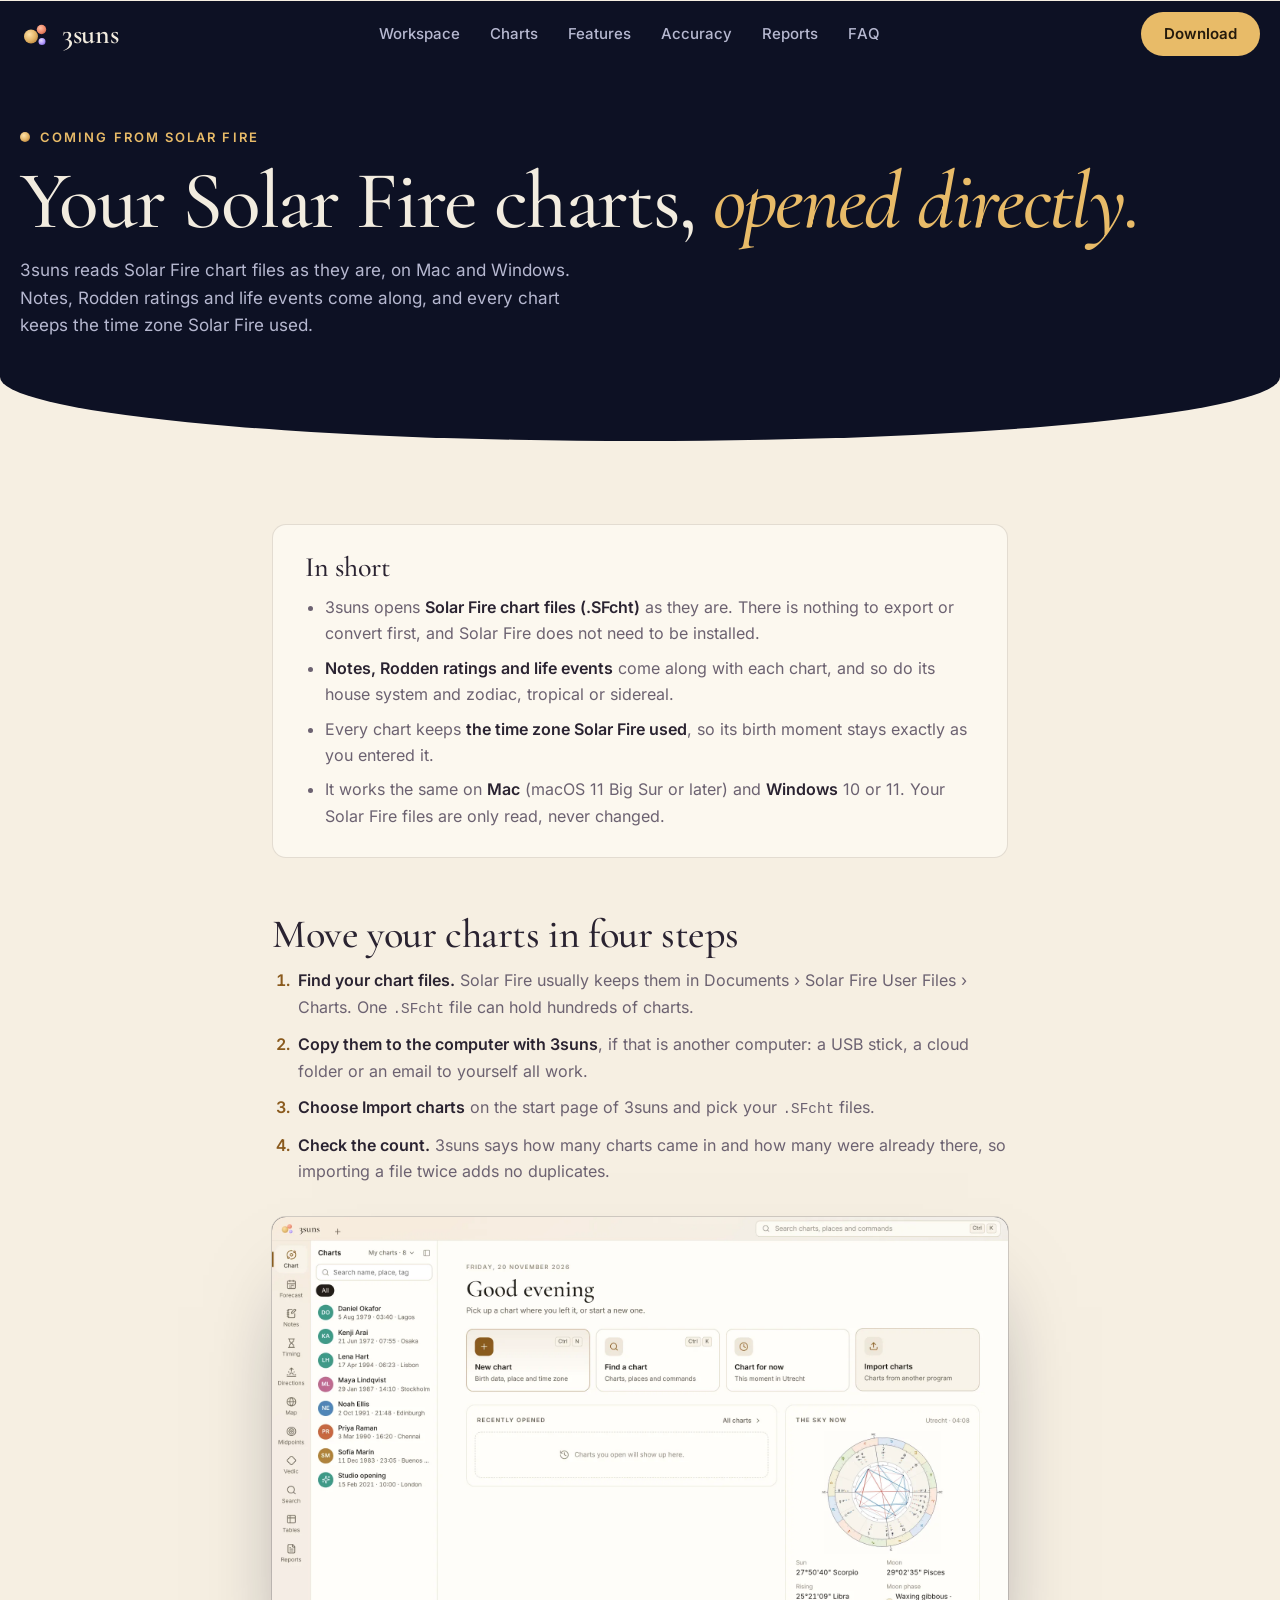
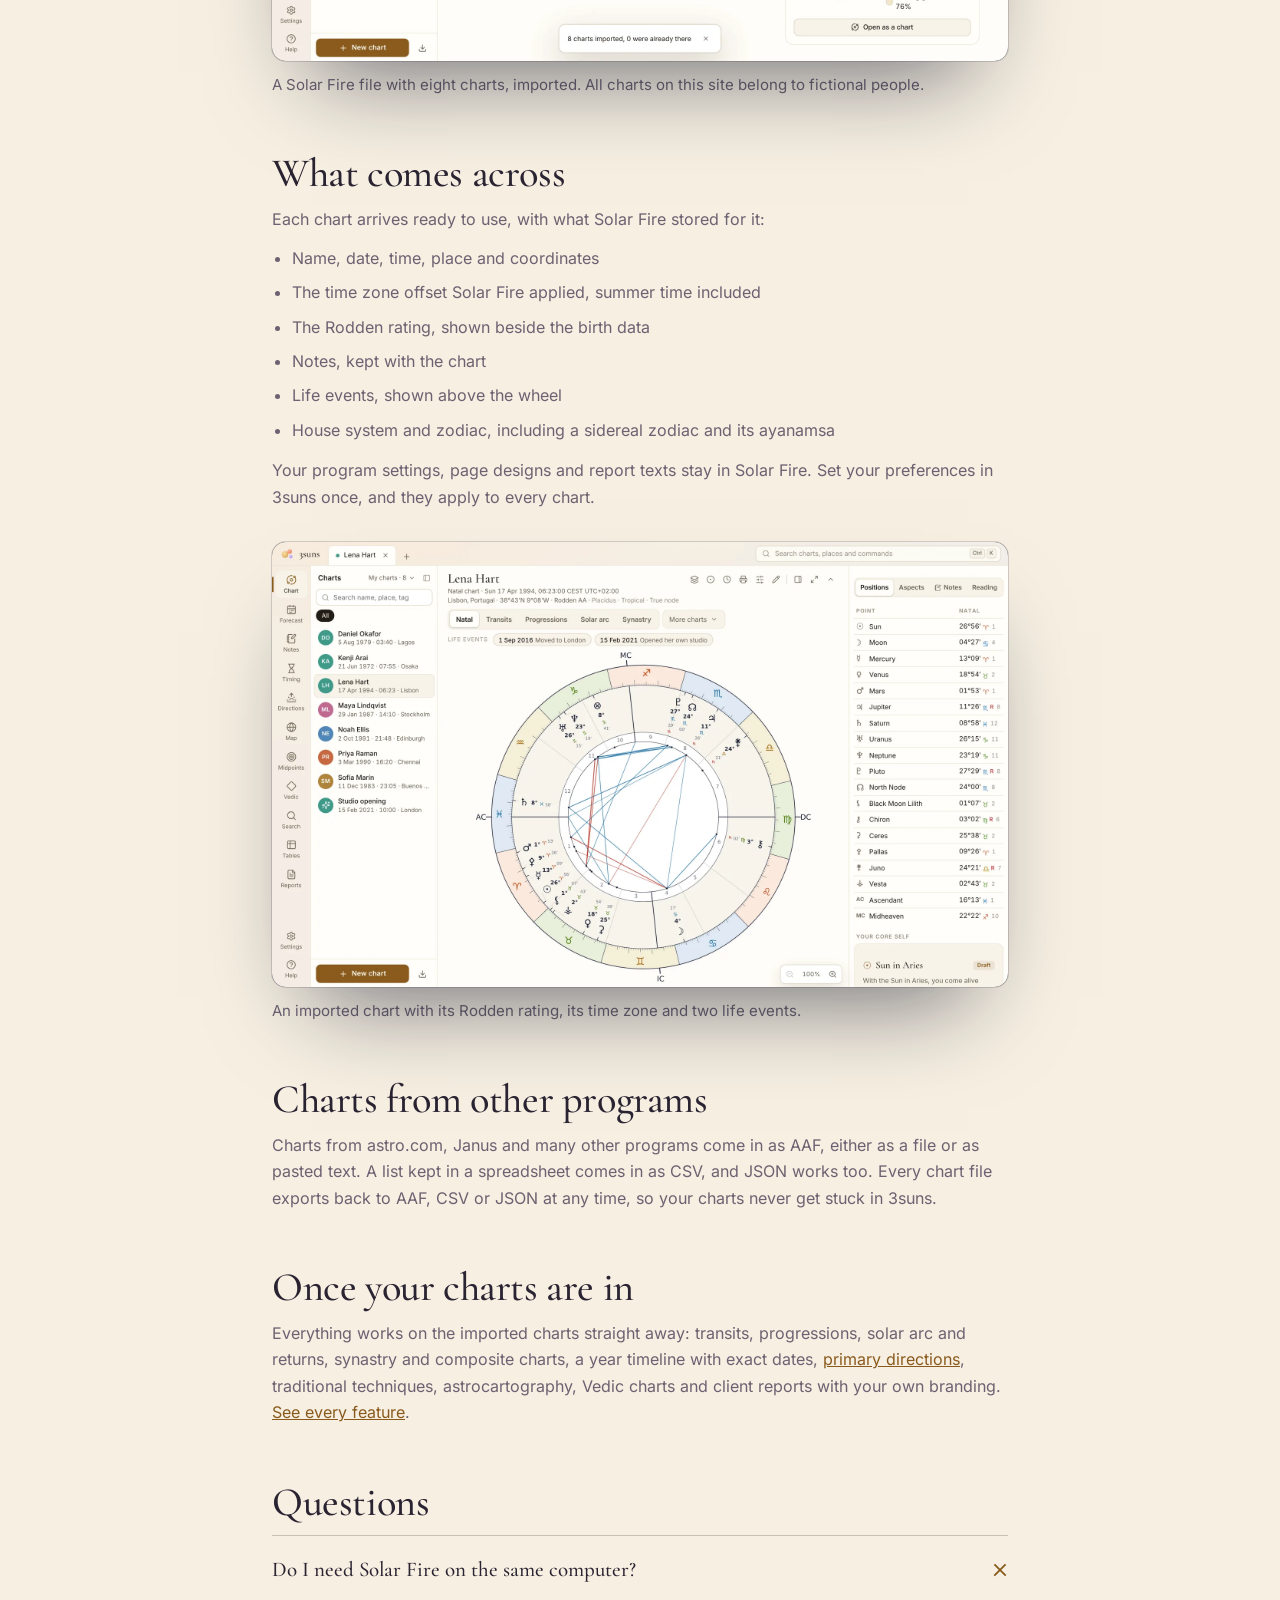
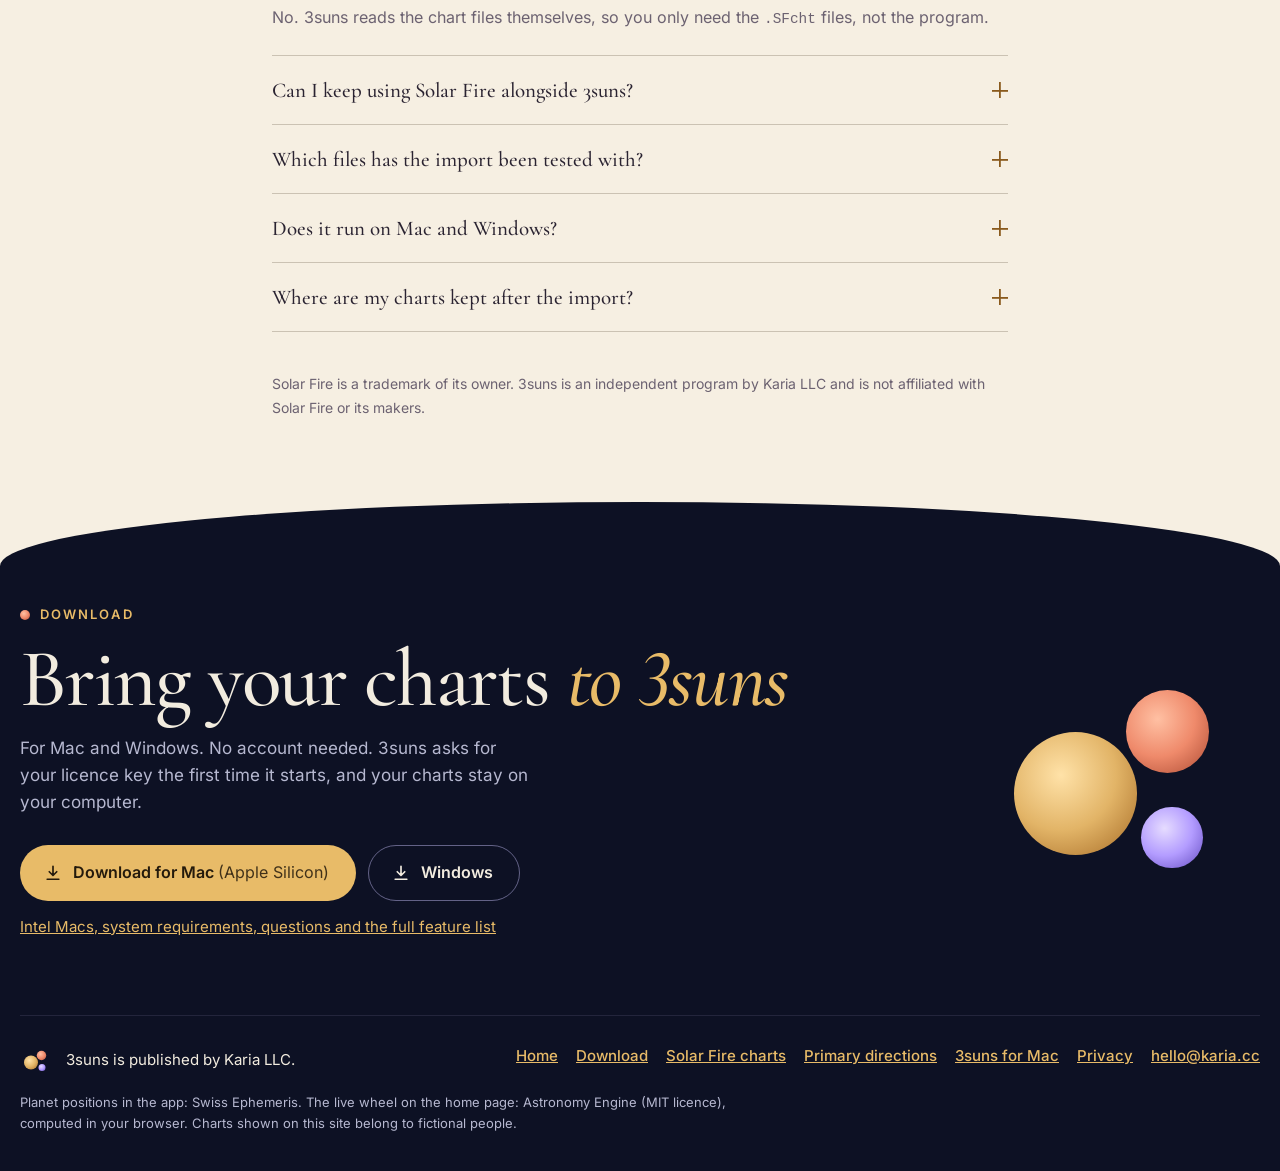
<file: solar-fire.html>
<!doctype html>
<html lang="en">
<head>
<meta charset="utf-8">
<meta name="viewport" content="width=device-width, initial-scale=1, viewport-fit=cover">
<title>Import Solar Fire charts on Mac and Windows · 3suns</title>
<meta name="description" content="3suns opens Solar Fire chart files (.SFcht) directly on Mac and Windows, with notes, Rodden ratings and life events. How to move your charts in four steps.">
<meta name="robots" content="index, follow, max-image-preview:large">
<meta name="theme-color" content="#0d1124">
<meta property="og:type" content="article">
<meta property="og:title" content="Import Solar Fire charts into 3suns">
<meta property="og:description" content="Open your .SFcht files directly, with notes, Rodden ratings and life events, on Mac and Windows.">
<meta property="og:url" content="https://3suns.app/solar-fire">
<meta property="og:site_name" content="3suns">
<meta property="og:image" content="https://3suns.app/img/og-daylight.jpg">
<meta property="og:image:width" content="1200">
<meta property="og:image:height" content="630">
<meta property="og:image:alt" content="3suns, astrology software for Mac and Windows, with a natal chart wheel">
<meta property="og:locale" content="en_US">
<meta name="twitter:card" content="summary_large_image">
<meta name="twitter:image" content="https://3suns.app/img/og-daylight.jpg">
<link rel="canonical" href="https://3suns.app/solar-fire">
<link rel="icon" href="/favicon.svg" type="image/svg+xml">
<link rel="icon" href="/favicon-32.png" sizes="32x32" type="image/png">
<link rel="apple-touch-icon" href="/apple-touch-icon.png">
<link rel="preload" href="/fonts/cormorant-garamond-500-normal.woff2" as="font" type="font/woff2" crossorigin>
<link rel="preload" href="/fonts/inter-400-normal.woff2" as="font" type="font/woff2" crossorigin>
<link rel="stylesheet" href="/css/site.css">
<script type="application/ld+json">{"@context":"https://schema.org","@graph":[{"@type":"WebPage","@id":"https://3suns.app/solar-fire#page","url":"https://3suns.app/solar-fire","name":"Import Solar Fire charts into 3suns","description":"3suns opens Solar Fire chart files (.SFcht) directly on Mac and Windows, with notes, Rodden ratings and life events. How to move your charts in four steps.","isPartOf":{"@id":"https://3suns.app/#website"},"about":{"@id":"https://3suns.app/#app"},"publisher":{"@id":"https://3suns.app/#publisher"},"inLanguage":"en","breadcrumb":{"@type":"BreadcrumbList","itemListElement":[{"@type":"ListItem","position":1,"name":"3suns","item":"https://3suns.app/"},{"@type":"ListItem","position":2,"name":"Solar Fire charts","item":"https://3suns.app/solar-fire"}]}},{"@type":"FAQPage","@id":"https://3suns.app/solar-fire#faq","mainEntity":[{"@type":"Question","name":"Do I need Solar Fire on the same computer?","acceptedAnswer":{"@type":"Answer","text":"No. 3suns reads the chart files themselves, so you only need the .SFcht files, not the program."}},{"@type":"Question","name":"Can I keep using Solar Fire alongside 3suns?","acceptedAnswer":{"@type":"Answer","text":"Yes. 3suns only reads your chart files and changes nothing in them. Import again whenever you like: charts that are already in 3suns are skipped."}},{"@type":"Question","name":"Which files has the import been tested with?","acceptedAnswer":{"@type":"Answer","text":"It has been tested on 3,526 charts in 20 chart files saved by Solar Fire 9."}},{"@type":"Question","name":"Does it run on Mac and Windows?","acceptedAnswer":{"@type":"Answer","text":"Yes. Macs with Apple Silicon or Intel on macOS 11 Big Sur or later, and 64-bit Windows 10 or 11. The import works the same on both."}},{"@type":"Question","name":"Where are my charts kept after the import?","acceptedAnswer":{"@type":"Answer","text":"On your computer, in the 3suns chart database. You don't need an account, and your charts are never sent anywhere."}}]}]}</script>
</head>
<body>
<a class="skip" href="#main">Skip to content</a>

<header class="nav nav--night" id="nav">
  <div class="wrap nav-row">
    <a class="brand" href="/" aria-label="3suns home">
      <svg class="brand-mark" viewBox="0 0 64 64" aria-hidden="true"><defs><radialGradient id="bm1" cx=".38" cy=".35" r=".75"><stop offset="0" stop-color="#ffe2a8"/><stop offset=".6" stop-color="#e2b467"/><stop offset="1" stop-color="#b9823a"/></radialGradient><radialGradient id="bm2" cx=".38" cy=".35" r=".75"><stop offset="0" stop-color="#ffc0a3"/><stop offset=".6" stop-color="#ef8a6b"/><stop offset="1" stop-color="#c25f45"/></radialGradient><radialGradient id="bm3" cx=".38" cy=".35" r=".75"><stop offset="0" stop-color="#e6dcff"/><stop offset=".6" stop-color="#b39cff"/><stop offset="1" stop-color="#7e66d6"/></radialGradient></defs><circle cx="22" cy="37" r="14" fill="url(#bm1)"/><circle cx="43" cy="23" r="9.5" fill="url(#bm2)"/><circle cx="44" cy="47" r="7" fill="url(#bm3)"/></svg>
      <span class="brand-name">3suns</span>
    </a>
    <nav class="nav-links" aria-label="Sections">
      <a href="/#workspace">Workspace</a>
      <a href="/#charts">Charts</a>
      <a href="/#features">Features</a>
      <a href="/#accuracy">Accuracy</a>
      <a href="/#reports">Reports</a>
      <a href="/download#faq">FAQ</a>
    </nav>
    <a class="btn btn-night" href="/download">Download</a>
  </div>
</header>

<main id="main">
<section class="band band--top dl-top" id="top">
  <div class="wrap">
    <div class="closing-row">
      <div class="closing-copy">
        <p class="eyebrow"><span class="dot sun-gold" aria-hidden="true"></span>Coming from Solar Fire</p>
        <h1>Your Solar Fire charts, <em>opened directly.</em></h1>
        <p>3suns reads Solar Fire chart files as they are, on Mac and Windows. Notes, Rodden ratings and life events come along, and every chart keeps the time zone Solar Fire used.</p>
      </div>
    </div>
  </div>
</section>

<section class="sec legal guide" id="guide">
  <div class="wrap legal-wrap">

    <div class="legal-short">
      <h2>In short</h2>
      <ul>
        <li>3suns opens <b>Solar Fire chart files (.SFcht)</b> as they are. There is nothing to export or convert first, and Solar Fire does not need to be installed.</li>
        <li><b>Notes, Rodden ratings and life events</b> come along with each chart, and so do its house system and zodiac, tropical or sidereal.</li>
        <li>Every chart keeps <b>the time zone Solar Fire used</b>, so its birth moment stays exactly as you entered it.</li>
        <li>It works the same on <b>Mac</b> (macOS 11 Big Sur or later) and <b>Windows</b> 10 or 11. Your Solar Fire files are only read, never changed.</li>
      </ul>
    </div>

    <h2 id="steps">Move your charts in four steps</h2>
    <ol class="guide-steps">
      <li><b>Find your chart files.</b> Solar Fire usually keeps them in Documents › Solar Fire User Files › Charts. One <code>.SFcht</code> file can hold hundreds of charts.</li>
      <li><b>Copy them to the computer with 3suns</b>, if that is another computer: a USB stick, a cloud folder or an email to yourself all work.</li>
      <li><b>Choose Import charts</b> on the start page of 3suns and pick your <code>.SFcht</code> files.</li>
      <li><b>Check the count.</b> 3suns says how many charts came in and how many were already there, so importing a file twice adds no duplicates.</li>
    </ol>

    <figure class="guide-fig">
      <div class="win"><img src="/img/g-sfcht-import.webp" width="1920" height="1160" alt="The 3suns start page after importing a Solar Fire chart file: eight fictional charts in the chart list and the message 8 charts imported, 0 were already there" loading="lazy"></div>
      <figcaption>A Solar Fire file with eight charts, imported. All charts on this site belong to fictional people.</figcaption>
    </figure>

    <h2 id="what">What comes across</h2>
    <p>Each chart arrives ready to use, with what Solar Fire stored for it:</p>
    <ul>
      <li>Name, date, time, place and coordinates</li>
      <li>The time zone offset Solar Fire applied, summer time included</li>
      <li>The Rodden rating, shown beside the birth data</li>
      <li>Notes, kept with the chart</li>
      <li>Life events, shown above the wheel</li>
      <li>House system and zodiac, including a sidereal zodiac and its ayanamsa</li>
    </ul>
    <p>Your program settings, page designs and report texts stay in Solar Fire. Set your preferences in 3suns once, and they apply to every chart.</p>

    <figure class="guide-fig">
      <div class="win"><img src="/img/g-sfcht-chart.webp" width="1920" height="1160" alt="A fictional chart imported from Solar Fire, with its Rodden rating AA, its time zone, two life events above the wheel and its positions on the right" loading="lazy"></div>
      <figcaption>An imported chart with its Rodden rating, its time zone and two life events.</figcaption>
    </figure>

    <h2 id="other">Charts from other programs</h2>
    <p>Charts from astro.com, Janus and many other programs come in as AAF, either as a file or as pasted text. A list kept in a spreadsheet comes in as CSV, and JSON works too. Every chart file exports back to AAF, CSV or JSON at any time, so your charts never get stuck in 3suns.</p>

    <h2 id="after">Once your charts are in</h2>
    <p>Everything works on the imported charts straight away: transits, progressions, solar arc and returns, synastry and composite charts, a year timeline with exact dates, <a href="/primary-directions">primary directions</a>, traditional techniques, astrocartography, Vedic charts and client reports with your own branding. <a href="/#features">See every feature</a>.</p>

    <h2 id="faq">Questions</h2>
    <div class="faq-list guide-faq">
      <details open><summary>Do I need Solar Fire on the same computer?</summary><p>No. 3suns reads the chart files themselves, so you only need the <code>.SFcht</code> files, not the program.</p></details>
      <details><summary>Can I keep using Solar Fire alongside 3suns?</summary><p>Yes. 3suns only reads your chart files and changes nothing in them. Import again whenever you like: charts that are already in 3suns are skipped.</p></details>
      <details><summary>Which files has the import been tested with?</summary><p>It has been tested on 3,526 charts in 20 chart files saved by Solar Fire 9.</p></details>
      <details><summary>Does it run on Mac and Windows?</summary><p>Yes. Macs with Apple Silicon or Intel on macOS 11 Big Sur or later, and 64-bit Windows 10 or 11. The import works the same on both.</p></details>
      <details><summary>Where are my charts kept after the import?</summary><p>On your computer, in the 3suns chart database. You don't need an account, and your charts are never sent anywhere.</p></details>
    </div>

    <p class="guide-fine">Solar Fire is a trademark of its owner. 3suns is an independent program by Karia LLC and is not affiliated with Solar Fire or its makers.</p>

  </div>
</section>
</main>

<!-- DOWNLOAD and footer: the page ends at night -->
<div class="band band--end">
  <div class="wrap">
    <section class="closing-row" id="download">
      <div class="closing-copy">
        <p class="eyebrow"><span class="dot sun-coral" aria-hidden="true"></span>Download</p>
        <h2>Bring your charts <em>to 3suns</em></h2>
        <p>For Mac and Windows. No account needed. 3suns asks for your licence key the first time it starts, and your charts stay on your computer.</p>
        <div class="dl-pair">
          <a class="btn btn-lg btn-gold dl-mac" data-dl="macArm" href="/download"><svg class="ico" viewBox="0 0 24 24" aria-hidden="true"><path d="M12 4v11m0 0l-4.5-4.5M12 15l4.5-4.5M5 19.5h14"/></svg><span>Download for Mac <small>(Apple Silicon)</small></span></a>
          <a class="btn btn-lg btn-ghost dl-win" data-dl="windows" href="/download"><svg class="ico" viewBox="0 0 24 24" aria-hidden="true"><path d="M12 4v11m0 0l-4.5-4.5M12 15l4.5-4.5M5 19.5h14"/></svg><span>Windows</span></a>
        </div>
        <p class="more"><a href="/download">Intel Macs, system requirements, questions and the full feature list</a></p>
      </div>
      <div class="suns3" aria-hidden="true"><span class="sun sun-gold"></span><span class="sun sun-coral drift"></span><span class="sun sun-lilac drift slow"></span></div>
    </section>
    <footer class="foot">
      <div class="foot-brand">
        <svg class="brand-mark" viewBox="0 0 64 64" aria-hidden="true"><circle cx="22" cy="37" r="14" fill="url(#bm1)"/><circle cx="43" cy="23" r="9.5" fill="url(#bm2)"/><circle cx="44" cy="47" r="7" fill="url(#bm3)"/></svg>
        <span>3suns is published by Karia LLC.</span>
      </div>
      <ul class="foot-links">
        <li><a href="/">Home</a></li>
        <li><a href="/download">Download</a></li>
        <li><a href="/solar-fire" aria-current="page">Solar Fire charts</a></li>
        <li><a href="/primary-directions">Primary directions</a></li>
        <li><a href="/mac">3suns for Mac</a></li>
        <li><a href="/privacy">Privacy</a></li>
        <li class="needs-contact" hidden><a data-contact href="#"></a></li>
      </ul>
      <p class="foot-fine">Planet positions in the app: Swiss Ephemeris. The live wheel on the home page: Astronomy Engine (MIT licence), computed in your browser. Charts shown on this site belong to fictional people.</p>
    </footer>
  </div>
</div>

<div class="toast" id="toast" role="status" aria-live="polite" hidden></div>

<script src="/js/config.js?r=2"></script>
<script src="/js/analytics.js"></script>
<script src="/js/site.js"></script>
</body>
</html>
</file>
<file: css/site.css>
/* 3suns website */
@font-face { font-family: "Cormorant Garamond"; src: url("../fonts/cormorant-garamond-500-normal.woff2") format("woff2"); font-weight: 500; font-style: normal; font-display: swap; }
@font-face { font-family: "Cormorant Garamond"; src: url("../fonts/cormorant-garamond-600-normal.woff2") format("woff2"); font-weight: 600; font-style: normal; font-display: swap; }
@font-face { font-family: "Cormorant Garamond"; src: url("../fonts/cormorant-garamond-500-italic.woff2") format("woff2"); font-weight: 500; font-style: italic; font-display: swap; }
@font-face { font-family: "Inter"; src: url("../fonts/inter-400-normal.woff2") format("woff2"); font-weight: 400; font-style: normal; font-display: swap; }
@font-face { font-family: "Inter"; src: url("../fonts/inter-500-normal.woff2") format("woff2"); font-weight: 500; font-style: normal; font-display: swap; }
@font-face { font-family: "Inter"; src: url("../fonts/inter-600-normal.woff2") format("woff2"); font-weight: 600; font-style: normal; font-display: swap; }

/* Layout: daylight. The page is set in the app's Paper palette, so the app's Night windows read as objects
   on it. Night returns in bands with a curved horizon (the charts, the accuracy table, the downloads).
   The logo's three suns are the only accents: large discs behind the product, small dots beside the labels.
   Colours and fonts are the tokens below; both pages (index.html, download.html) use this one file. */
:root {
  color-scheme: light;
  --night-0: #080b17;
  --night-1: #0d1124;
  --night-2: #141a33;
  --night-3: #1c2244;
  --night-app: #131524; /* the background of the app captures, so the chart wheels sit seamlessly on a band */
  --line: rgba(205, 198, 255, 0.11);
  --line-2: rgba(205, 198, 255, 0.2);
  --ink: #f2ecdf;
  --ink-2: #b6b8d0;
  --ink-3: #7e83a3;
  --gold: #e8bb68;
  --gold-hi: #ffe2a8;
  --gold-deep: #b9823a;
  --coral: #ef8a6b;
  --lilac: #b39cff;
  --hard: #f07575;
  --soft: #6fa8ff;
  --fire: #ef8a6b;
  --earth: #8fcb9c;
  --air: #ead277;
  --water: #79abf2;
  --paper: #f6efe2;
  --paper-2: #ece2cf;
  --paper-hi: #fcf8ef;
  --paper-line: rgba(70, 52, 30, 0.14);
  --paper-line-2: rgba(70, 52, 30, 0.24);
  --paper-ink: #2a2331;
  --paper-ink-2: #6c6271;
  --paper-accent: #8a5a1d;
  --on-gold: #241a0c;
  --sun-gold: radial-gradient(75% 75% at 38% 35%, #ffe2a8 0%, #e2b467 60%, #b9823a 100%);
  --sun-coral: radial-gradient(75% 75% at 38% 35%, #ffc0a3 0%, #ef8a6b 60%, #c25f45 100%);
  --sun-lilac: radial-gradient(75% 75% at 38% 35%, #e6dcff 0%, #b39cff 60%, #7e66d6 100%);
  --display: "Cormorant Garamond", "Cormorant", "EB Garamond", Garamond, "Times New Roman", serif;
  --text: "Inter", ui-sans-serif, system-ui, -apple-system, "Segoe UI", Roboto, "Helvetica Neue", Arial, sans-serif;
  --mono: ui-monospace, "SF Mono", "Cascadia Mono", Menlo, Consolas, monospace;
  --step--1: 0.8125rem;
  --step-0: 1rem;
  --step-1: 1.0625rem;
  --step-3: clamp(1.875rem, 1.4rem + 1.4vw, 2.625rem);
  --step-4: clamp(2.5rem, 1.5rem + 3vw, 4.25rem);
  --step-5: clamp(2.75rem, 1.2rem + 4.4vw, 5.25rem);
  --radius: 14px;
  --maxw: 1240px;
  --nav-h: 68px;
  --sec: clamp(64px, 6.5vw, 96px);    /* space above a paper section */
  --band: clamp(80px, 8vw, 120px);    /* padding inside a night band */
  --arc: clamp(28px, 5vw, 72px);      /* depth of a band's curved edge */
  --gutter-l: max(20px, env(safe-area-inset-left, 0px));
  --gutter-r: max(20px, env(safe-area-inset-right, 0px));
}

*, *::before, *::after { box-sizing: border-box; }
[hidden] { display: none !important; }
html { scroll-behavior: smooth; -webkit-text-size-adjust: 100%; background: var(--paper); }
@media (prefers-reduced-motion: reduce) { html { scroll-behavior: auto; } }
body {
  margin: 0;
  background: var(--paper);
  color: var(--paper-ink);
  font-family: var(--text);
  font-size: var(--step-0);
  line-height: 1.6;
  -webkit-font-smoothing: antialiased;
  -moz-osx-font-smoothing: grayscale;
  overflow-x: hidden;
}
img { max-width: 100%; height: auto; display: block; }
a { color: var(--paper-accent); }
a:hover { color: var(--paper-ink); }
button { font: inherit; cursor: pointer; }
::selection { background: rgba(232, 187, 104, 0.45); color: var(--paper-ink); }
:focus-visible { outline: 2px solid var(--paper-accent); outline-offset: 3px; border-radius: 6px; }
kbd { font-family: var(--text); font-size: 0.85em; padding: 0.08em 0.45em; border: 1px solid var(--paper-line-2); border-bottom-width: 2px; border-radius: 6px; background: rgba(255, 255, 255, 0.5); white-space: nowrap; }
code { font-family: var(--mono); font-size: 0.92em; }
[id] { scroll-margin-top: calc(var(--nav-h) + 16px); }

main { overflow-x: clip; }
.wrap { max-width: calc(var(--maxw) + 40px); margin: 0 auto; padding-left: var(--gutter-l); padding-right: var(--gutter-r); }
.skip { position: absolute; left: 12px; top: -60px; z-index: 100; background: var(--night-1); color: var(--paper); padding: 8px 14px; border-radius: 8px; text-decoration: none; font-weight: 600; }
.skip:focus { top: calc(12px + env(safe-area-inset-top, 0px)); color: var(--paper); }
.mono { font-family: var(--mono); }

/* ---------- type ---------- */
h1, h2, h3 { font-family: var(--display); font-weight: 500; line-height: 1.04; letter-spacing: -0.01em; margin: 0; text-wrap: balance; font-variant-numeric: lining-nums; }
h1 em, h2 em, h3 em { font-style: italic; color: var(--paper-accent); }
h1 { font-size: var(--step-5); line-height: 0.98; letter-spacing: -0.02em; }
h2 { font-size: var(--step-4); line-height: 1.02; }
h3 { font-size: var(--step-3); }
p { margin: 0; text-wrap: pretty; }
.eyebrow { display: flex; align-items: center; gap: 10px; font-size: var(--step--1); font-weight: 600; letter-spacing: 0.16em; text-transform: uppercase; color: var(--paper-accent); }
.dot { flex: none; width: 10px; height: 10px; border-radius: 50%; }
.sun-gold { background: var(--sun-gold); }
.sun-coral { background: var(--sun-coral); }
.sun-lilac { background: var(--sun-lilac); }
.sun { position: absolute; aspect-ratio: 1; border-radius: 50%; pointer-events: none; }
.drift { animation: drift 7s ease-in-out infinite alternate; }
.drift.slow { animation-duration: 9s; animation-delay: -4s; }
@keyframes drift { from { transform: translateY(0); } to { transform: translateY(-12px); } }

/* ---------- sections ---------- */
.sec { padding-top: var(--sec); }
.sec-head { display: flex; flex-wrap: wrap; align-items: flex-end; justify-content: space-between; gap: 20px 64px; }
.sec-head > div { flex: 1 1 480px; display: grid; gap: 14px; max-width: 46rem; }
.sec-head > p { flex: 1 1 320px; max-width: 30em; font-size: var(--step-1); color: var(--paper-ink-2); }
.sec-head.center { flex-direction: column; align-items: center; text-align: center; gap: 14px; }
.sec-head.center > div { flex: none; max-width: none; justify-items: center; }
.sec-head.center > p { flex: none; max-width: 36em; }
.sec-body { margin-top: clamp(36px, 4vw, 60px); }

/* a night band: its top and bottom edges curve like a horizon */
.band { position: relative; margin-top: var(--sec); padding-block: var(--band); border-radius: 50% / var(--arc); background: var(--night-1); color: var(--ink); color-scheme: dark; }
.band--app { background: var(--night-app); }
.band--end { padding-bottom: 0; border-radius: 50% 50% 0 0 / var(--arc) var(--arc) 0 0; }
.band--top { margin-top: calc(var(--nav-h) * -1); padding-top: var(--nav-h); border-radius: 0 0 50% 50% / 0 0 var(--arc) var(--arc); }
.band h1 em, .band h2 em, .band h3 em { color: var(--gold); }
.band .eyebrow { color: var(--gold); }
.band a { color: var(--gold); }
.band a:hover { color: var(--gold-hi); }
.band :focus-visible { outline-color: var(--gold); }
.band ::selection { color: var(--ink); background: rgba(232, 187, 104, 0.35); }
.band .sec-head > p, .band .sec-head.center > p { color: var(--ink-2); }

/* ---------- buttons ---------- */
.btn { display: inline-flex; align-items: center; justify-content: center; gap: 10px; min-height: 44px; padding: 10px 22px; border-radius: 999px; font: 600 0.9375rem/1.2 var(--text); text-decoration: none; border: 1.5px solid transparent; cursor: pointer; white-space: nowrap; transition: background-color 0.2s ease, border-color 0.2s ease, transform 0.2s ease; }
.btn:active { transform: translateY(1px); }
.btn-lg { min-height: 56px; padding: 10px 26px 10px 22px; font-size: 1rem; }
.btn small { font-size: 1em; font-weight: 400; opacity: 0.85; }
.btn-night, .btn-night:hover { background: var(--night-1); color: var(--paper); }
.btn-night:hover { background: var(--night-3); }
.btn-gold, .btn-gold:hover, .band a.btn-gold, .band a.btn-gold:hover { background: var(--gold); color: var(--on-gold); }
.btn-gold:hover, .band a.btn-gold:hover { background: var(--gold-hi); }
.btn-ghost, .btn-ghost:hover, .band a.btn-ghost, .band a.btn-ghost:hover { background: transparent; color: var(--ink); border-color: rgba(205, 198, 255, 0.45); }
.btn-ghost:hover, .band a.btn-ghost:hover { background: rgba(205, 198, 255, 0.12); }
.ico { width: 20px; height: 20px; flex: none; fill: none; stroke: currentColor; stroke-width: 2; stroke-linecap: round; stroke-linejoin: round; }

/* ---------- nav ---------- */
.nav { position: sticky; top: 0; z-index: 50; padding-top: env(safe-area-inset-top, 0px); border-bottom: 1px solid transparent; transition: background-color 0.3s ease, border-color 0.3s ease; }
.nav.scrolled { background: rgba(246, 239, 226, 0.94); -webkit-backdrop-filter: blur(16px) saturate(140%); backdrop-filter: blur(16px) saturate(140%); border-bottom-color: var(--paper-line); }
.nav-row { display: flex; align-items: center; gap: 24px; height: var(--nav-h); }
.brand { display: inline-flex; align-items: center; gap: 10px; margin-right: auto; color: var(--paper-ink); text-decoration: none; }
.brand:hover { color: var(--paper-ink); }
.brand-mark { width: 32px; height: 32px; flex: none; }
.brand-name { font-family: var(--display); font-size: 1.75rem; font-weight: 600; letter-spacing: -0.01em; line-height: 1; }
.nav-links { display: flex; gap: 30px; margin-right: auto; }
.nav-links a { color: #5f5665; font-size: 0.9375rem; font-weight: 500; text-decoration: none; transition: color 0.2s; }
.nav-links a:hover, .nav-links a[aria-current] { color: var(--paper-ink); }
/* on the download page the bar starts over the night band */
.nav--night:not(.scrolled) .brand { color: var(--ink); }
.nav--night:not(.scrolled) .nav-links a { color: var(--ink-2); }
.nav--night:not(.scrolled) .nav-links a:hover { color: var(--ink); }
.nav--night:not(.scrolled) .btn-night { background: var(--gold); color: var(--on-gold); }
.nav--night:not(.scrolled) :focus-visible { outline-color: var(--gold); }
@media (max-width: 860px) { .nav-links { display: none; } }

/* ---------- hero ---------- */
.hero-in { display: flex; flex-wrap: wrap; align-items: center; gap: clamp(40px, 4vw, 64px); padding-top: clamp(24px, 3.5vw, 48px); padding-bottom: clamp(48px, 5.5vw, 80px); }
.hero-copy { flex: 1.15 1 480px; min-width: 0; display: flex; flex-direction: column; align-items: flex-start; gap: 26px; }
.hero-copy h1 em { display: block; }
.pill { display: inline-flex; align-items: center; gap: 9px; padding: 6px 14px 6px 10px; border: 1px solid var(--paper-line-2); border-radius: 999px; background: rgba(255, 255, 255, 0.45); font-size: var(--step--1); font-weight: 500; }
.pill .dot { width: 9px; height: 9px; }
.lede { max-width: 31em; font-size: 1.1875rem; line-height: 1.55; color: var(--paper-ink-2); }
.get { display: grid; gap: 12px; }

/* the install buttons: one Mac button with a menu for both builds, and Windows.
   .is-you marks the button for the visitor's system (the filled one). */
.install { display: flex; flex-wrap: wrap; align-items: center; gap: 12px; }
.install.win-first > .inst { order: -1; }
.inst-split { position: relative; display: inline-flex; align-items: stretch; height: 56px; border-radius: 999px; border: 1.5px solid var(--paper-ink); color: var(--paper-ink); }
.inst-split.is-you { background: var(--night-1); border-color: var(--night-1); color: var(--paper); }
.inst-main, .inst-more { display: inline-flex; align-items: center; justify-content: center; margin: 0; border: 0; background: none; color: inherit; font: 600 1rem/1 var(--text); text-decoration: none; cursor: pointer; transition: background-color 0.2s ease; }
.inst-main:hover { color: inherit; }
.inst-main { gap: 10px; padding: 0 14px 0 22px; border-radius: 999px 0 0 999px; white-space: nowrap; }
.inst-main small { font-size: 1em; font-weight: 400; opacity: 0.8; }
.inst-more { position: relative; width: 46px; padding: 0 4px 0 0; border-radius: 0 999px 999px 0; }
.inst-more::before { content: ""; position: absolute; left: 0; top: 14px; bottom: 14px; width: 1px; background: currentColor; opacity: 0.28; }
.inst-more svg { width: 17px; height: 17px; fill: none; stroke: currentColor; stroke-width: 2.3; stroke-linecap: round; stroke-linejoin: round; transition: transform 0.25s ease; }
.inst-split.open .inst-more svg { transform: rotate(180deg); }
.inst-main:hover, .inst-more:hover, .inst-split.open .inst-more { background: rgba(42, 35, 49, 0.08); }
.inst-split.is-you .inst-main:hover, .inst-split.is-you .inst-more:hover, .inst-split.is-you.open .inst-more { background: rgba(255, 255, 255, 0.14); }
.inst-split.is-you :focus-visible { outline-offset: 5px; }
.inst-dl { width: 20px; height: 20px; flex: none; fill: none; stroke: currentColor; stroke-width: 2; stroke-linecap: round; stroke-linejoin: round; }
.is-you > .inst-dl, .is-you > .inst-main > .inst-dl { stroke: var(--gold); }
.inst-menu { position: absolute; z-index: 6; top: calc(100% + 10px); left: 0; min-width: max(100%, 304px); margin: 0; padding: 8px; display: grid; gap: 2px; border-radius: 18px; background: var(--paper-hi); border: 1px solid var(--paper-line-2); box-shadow: 0 28px 60px -24px rgba(13, 17, 36, 0.5); color: var(--paper-ink); text-align: left; animation: menuIn 0.18s ease both; }
@keyframes menuIn { from { opacity: 0; transform: translateY(-6px); } }
.inst-menu a { display: grid; grid-template-columns: 1fr auto; align-items: center; column-gap: 18px; row-gap: 3px; padding: 11px 14px; border-radius: 12px; color: inherit; text-decoration: none; transition: background-color 0.2s ease; }
.inst-menu a b { font: 600 0.95rem/1.2 var(--text); }
.inst-menu a > span { grid-column: 1; font-size: 0.8rem; line-height: 1.3; color: var(--paper-ink-2); }
.inst-menu a .inst-dl { grid-column: 2; grid-row: 1 / span 2; width: 17px; height: 17px; color: var(--paper-accent); }
.inst-menu a:hover, .inst-menu a:focus-visible { background: rgba(232, 187, 104, 0.28); outline: none; }
.inst-menu-tip { margin: 6px 0 0; padding: 9px 14px 5px; border-top: 1px solid var(--paper-line); font-size: 0.78rem; line-height: 1.45; color: var(--paper-ink-2); }
@media (min-width: 481px) { .inst-split:not(.is-you) .lbl-pre, .install > .inst:not(.is-you) .lbl-pre { display: none; } }
.inst { display: inline-flex; align-items: center; justify-content: center; gap: 10px; height: 56px; padding: 0 26px 0 22px; border-radius: 999px; border: 1.5px solid var(--paper-ink); color: var(--paper-ink); font: 600 1rem/1 var(--text); white-space: nowrap; text-decoration: none; transition: background-color 0.2s ease; }
.inst:hover { color: var(--paper-ink); background: rgba(42, 35, 49, 0.08); }
.inst.is-you, .inst.is-you:hover { background: var(--night-1); border-color: var(--night-1); color: var(--paper); }
.inst.is-you:hover { background: var(--night-3); }
.inst-note { max-width: 31rem; font-size: 0.875rem; line-height: 1.5; color: var(--paper-ink-2); }
.inst-note b { color: var(--paper-ink); font-weight: 600; }
@media (max-width: 480px) {
  .inst, .inst-split { height: 52px; }
  .inst { padding: 0 22px 0 18px; }
  .inst-main { padding-left: 18px; }
}
.trust { list-style: none; margin: 0; padding: 20px 0 0; align-self: stretch; display: flex; flex-wrap: wrap; gap: 8px 26px; border-top: 1px solid var(--paper-line); font-size: 0.875rem; }
.trust li { display: flex; align-items: center; gap: 8px; }
.trust .dot { width: 8px; height: 8px; }

/* the eclipse: the chart wheel in front of the gold sun */
.hero-art { flex: 1 1 400px; min-width: 0; display: flex; flex-direction: column; align-items: center; gap: 18px; }
.eclipse { position: relative; width: 100%; max-width: 620px; aspect-ratio: 1; }
.orbit { position: absolute; aspect-ratio: 1; border-radius: 50%; border: 1px solid var(--paper-line); pointer-events: none; }
.orbit.o1 { left: -14%; top: -10%; width: 124%; }
.orbit.o2 { left: 22%; top: -24%; width: 112%; border-color: rgba(70, 52, 30, 0.1); }
.eclipse .sun-gold { right: -20%; top: -7%; width: 94%; }
.eclipse .sun-coral { left: 2%; top: 3%; width: 13%; }
.eclipse .sun-lilac { right: -4%; bottom: 3%; width: 8.5%; }
.wheel-stack { position: absolute; left: -8%; bottom: -5%; width: 92%; aspect-ratio: 1; filter: drop-shadow(0 30px 44px rgba(13, 17, 36, 0.34)); }
/* the six layers are one multiwheel; the clip hides the angle labels drawn outside the disc */
.layers { position: relative; aspect-ratio: 1; }
.layers img { position: absolute; inset: 0; width: 100%; height: 100%; }
.wheel-stack .layers { position: absolute; inset: 0; clip-path: circle(45.4% at 50% 50%); }
.ring-in { animation: ringIn 1.4s cubic-bezier(0.2, 0.7, 0.2, 1) 0.5s both; }
.ring-in.late { animation-delay: 1.3s; }
@keyframes ringIn { from { opacity: 0; transform: rotate(-8deg) scale(0.985); } }
.cap { font-family: var(--mono); font-size: 0.75rem; color: var(--paper-ink-2); }
.hero-art .cap { text-align: center; }

/* ---------- 3suns in numbers ---------- */
.ruler { height: 12px; background: repeating-linear-gradient(90deg, rgba(42, 35, 49, 0.7) 0 1px, transparent 1px 60px) 0 100% / 100% 100% no-repeat, repeating-linear-gradient(90deg, rgba(42, 35, 49, 0.4) 0 1px, transparent 1px 12px) 0 100% / 100% 50% no-repeat; }
.specs { margin: 0; display: grid; grid-template-columns: repeat(auto-fit, minmax(min(150px, 100%), 1fr)); gap: 0 28px; border-top: 1px solid var(--paper-ink); }
.spec { padding: 18px 0 20px; border-bottom: 1px solid var(--paper-line); display: flex; flex-direction: column; gap: 8px; }
.spec dt { font-size: var(--step--1); font-weight: 500; letter-spacing: 0.04em; color: var(--paper-ink-2); }
.spec dd { margin: 0; font-family: var(--display); font-size: clamp(2.5rem, 1.7rem + 2.2vw, 3.75rem); line-height: 1; font-variant-numeric: lining-nums; }

/* ---------- bring your charts (import) ---------- */
a.pill { color: inherit; text-decoration: none; transition: border-color .2s; }
a.pill:hover { color: inherit; border-color: var(--paper-ink-2); }
.bring-grid { display: grid; grid-template-columns: repeat(auto-fit, minmax(min(260px, 100%), 1fr)); gap: 0 32px; border-top: 1px solid var(--paper-ink); }
.bring-item { padding: 22px 0 24px; border-bottom: 1px solid var(--paper-line); display: grid; align-content: start; gap: 10px; }
.bring-item h3 { font-size: clamp(1.5rem, 1.2rem + 0.9vw, 2rem); line-height: 1.1; }
.bring-item p { margin: 0; color: var(--paper-ink-2); }
.bring-item .bring-k { font-size: var(--step--1); font-weight: 600; letter-spacing: 0.16em; text-transform: uppercase; color: var(--paper-accent); }
.bring-main h3 { color: var(--paper-ink); }

/* ---------- workspace ---------- */
.workspace .sec-head > div { max-width: min(46rem, 68%); } /* keeps the heading clear of the sun behind the window */
.plate { position: relative; margin: clamp(36px, 4vw, 60px) 0 0; }
.plate > .sun { right: -6%; top: -15%; width: 31%; }
.win { position: relative; border-radius: var(--radius); background: var(--night-app); box-shadow: 0 0 0 1px rgba(13, 17, 36, 0.16), 0 50px 90px -40px rgba(13, 17, 36, 0.6); }
.win > img { width: 100%; border-radius: var(--radius); transition: opacity 0.2s ease; }
.win.swap > img { opacity: 0; }
.pin { position: absolute; transform: translate(-50%, -50%); width: clamp(20px, 2.3vw, 32px); aspect-ratio: 1; border-radius: 50%; display: flex; align-items: center; justify-content: center; background: var(--gold); color: var(--on-gold); font-size: clamp(0.6875rem, 1vw, 0.875rem); font-weight: 600; box-shadow: 0 0 0 2px var(--night-1), 0 0 0 5px rgba(246, 239, 226, 0.85); }
.plate-cap { margin-top: 16px; display: flex; flex-wrap: wrap; align-items: center; justify-content: space-between; gap: 12px 24px; }
.theme-switch { display: inline-flex; gap: 4px; padding: 4px; border: 1px solid var(--paper-line-2); border-radius: 999px; background: rgba(255, 255, 255, 0.45); }
.ts-btn { display: inline-flex; align-items: center; gap: 8px; height: 44px; padding: 0 18px; border: 0; border-radius: 999px; background: transparent; color: var(--paper-ink); font-size: 0.9375rem; font-weight: 600; transition: background-color 0.2s ease, color 0.2s ease; }
.ts-btn.is-on { background: var(--paper-ink); color: var(--paper); }
.ts-dot { width: 10px; height: 10px; border-radius: 50%; }
.ts-dot.night { background: var(--night-1); box-shadow: 0 0 0 1.5px var(--lilac); }
.ts-dot.paper { background: var(--paper); box-shadow: 0 0 0 1.5px var(--gold-deep); }
.legend { list-style: none; margin: 28px 0 0; padding: 0; display: grid; grid-template-columns: repeat(auto-fit, minmax(min(230px, 100%), 1fr)); gap: 20px 28px; }
.legend li { display: flex; align-items: flex-start; gap: 14px; padding-top: 18px; border-top: 1px solid var(--paper-line); }
.legend .n { flex: none; width: 28px; height: 28px; border-radius: 50%; display: flex; align-items: center; justify-content: center; background: var(--gold); color: var(--on-gold); font-size: var(--step--1); font-weight: 600; }
.legend b { display: block; font-weight: 600; }
.legend span:not(.n) { font-size: 0.9375rem; color: var(--paper-ink-2); }

/* ---------- charts ---------- */
.strip { list-style: none; margin: clamp(40px, 5vw, 64px) 0 0; padding: 0; display: grid; grid-template-columns: repeat(auto-fit, minmax(min(150px, 100%), 1fr)); gap: 32px 20px; }
.strip li { display: flex; flex-direction: column; gap: 14px; }
.strip .step { display: grid; gap: 2px; padding-top: 12px; border-top: 1px solid var(--line-2); }
.strip .step i { font: normal 0.75rem var(--mono); color: var(--gold); }
.strip .step b { font-weight: 600; }
.strip .step span { font-size: 0.9375rem; color: var(--ink-2); }
.kinds { margin-top: clamp(56px, 6.5vw, 96px); display: flex; flex-wrap: wrap; align-items: center; gap: 40px 64px; }
.kind-fig { flex: 1 1 380px; min-width: 0; max-width: 560px; margin: 0 auto; display: flex; flex-direction: column; gap: 18px; }
.kind-fig img { width: 100%; aspect-ratio: 1; border-radius: var(--radius); transition: opacity 0.2s ease; }
.kind-fig.swap img { opacity: 0; }
.kind-fig figcaption { display: grid; justify-items: center; gap: 4px; text-align: center; }
.kind-tag { font: 0.75rem var(--mono); letter-spacing: 0.08em; text-transform: uppercase; color: var(--gold); }
.kind-name { font-family: var(--display); font-size: 2rem; line-height: 1.1; }
.kind-desc { max-width: 30em; min-height: 3em; font-size: 0.9375rem; color: var(--ink-2); }
.kind-pick { flex: 1 1 420px; min-width: 0; display: flex; flex-direction: column; gap: 24px; }
.kind-pick h3 { font-size: clamp(2rem, 1.4rem + 1.8vw, 3rem); line-height: 1.05; }
.kind-pick > p { color: var(--ink-2); }
.kind-pick > p.also { font-size: 0.875rem; }
.kind-rows { display: flex; flex-direction: column; border-bottom: 1px solid var(--line); }
.kind-row { display: flex; flex-wrap: wrap; align-items: center; gap: 8px; padding: 10px 0; border-top: 1px solid var(--line); }
.kind-row > span { flex: 0 0 112px; font: 0.75rem var(--mono); letter-spacing: 0.08em; text-transform: uppercase; color: var(--ink-2); }
.kind-btn { min-height: 44px; padding: 0 16px; border-radius: 999px; border: 1px solid rgba(205, 198, 255, 0.3); background: transparent; color: var(--ink); font-size: 0.9375rem; font-weight: 500; transition: background-color 0.2s ease, border-color 0.2s ease; }
.kind-btn:hover { border-color: var(--gold); }
.kind-btn[aria-pressed="true"] { background: var(--gold); border-color: var(--gold); color: var(--on-gold); }
@media (max-width: 640px) { .kind-row > span { flex-basis: 100%; } }

/* ---------- feature tour ---------- */
.tour { margin-top: clamp(36px, 4vw, 60px); display: flex; flex-wrap: wrap; align-items: flex-start; gap: 36px 48px; }
.tour-rail { flex: 1 1 220px; display: grid; grid-template-columns: repeat(auto-fit, minmax(150px, 1fr)); gap: 2px 12px; padding-top: 10px; border-top: 1px solid var(--paper-ink); }
.tour-rail button { display: flex; align-items: center; gap: 12px; min-height: 44px; padding: 0 12px; border: 0; border-radius: 10px; background: transparent; color: var(--paper-ink); font-size: 0.9375rem; font-weight: 500; text-align: left; transition: background-color 0.2s ease; }
.tour-rail button:hover { background: rgba(42, 35, 49, 0.07); }
.tour-rail button i { font: normal 0.75rem var(--mono); color: var(--paper-ink-2); }
.tour-rail button span { flex: 1 1 auto; }
.tour-rail button.is-on { background: var(--paper-ink); color: var(--paper); }
.tour-rail button.is-on i { color: var(--gold); }
.new { padding: 2px 7px; border-radius: 999px; background: var(--gold); color: var(--on-gold); font-size: 0.6875rem; font-style: normal; font-weight: 600; letter-spacing: 0.06em; text-transform: uppercase; }
.tour-stage { flex: 999 1 560px; min-width: 0; position: relative; }
.tour-stage > .sun { right: -5%; top: -4.5%; width: 23%; }
.panel { position: relative; display: flex; flex-direction: column; gap: 32px; }
.panel.is-on { animation: panelIn 0.35s ease both; }
@keyframes panelIn { from { opacity: 0; transform: translateY(8px); } }
.panel figure { margin: 0; }
.panel .win { aspect-ratio: 1920 / 1200; }
.panel .win > img:not(.float) { height: 100%; object-fit: cover; }
.panel .float { position: absolute; left: var(--l); top: var(--t); width: var(--w); border-radius: 10px; box-shadow: 0 0 0 1px rgba(205, 198, 255, 0.3), 0 26px 54px -12px rgba(0, 0, 0, 0.7); }
.panel figcaption { margin-top: 16px; }
.panel-text { display: grid; grid-template-columns: repeat(auto-fit, minmax(min(300px, 100%), 1fr)); align-items: start; gap: 16px 48px; }
.panel-text h3 { line-height: 1.06; }
.panel-text > div { display: grid; gap: 18px; }
.chips { list-style: none; margin: 0; padding: 0; display: flex; flex-wrap: wrap; gap: 8px; }
.chips li { padding: 5px 12px; border: 1px solid var(--paper-line-2); border-radius: 999px; font-size: var(--step--1); }

/* ---------- accuracy ---------- */
.precision-grid { display: flex; flex-wrap: wrap; align-items: flex-start; gap: 48px 72px; }
.precision-copy { flex: 1 1 420px; min-width: 0; display: grid; gap: 14px; }
.precision-copy > p:not(.eyebrow) { max-width: 34em; font-size: var(--step-1); color: var(--ink-2); }
.checks { list-style: none; margin: 18px 0 0; padding: 0; counter-reset: check; border-bottom: 1px solid var(--line); }
.checks li { position: relative; padding: 16px 0 16px 34px; border-top: 1px solid var(--line); color: var(--ink-2); counter-increment: check; }
.checks li::before { content: "0" counter(check); position: absolute; left: 0; top: 20px; font: 0.75rem var(--mono); color: var(--gold); }
.checks li b { color: var(--ink); font-weight: 600; }
.speculum { flex: 1.2 1 480px; min-width: 0; margin: 0; padding: clamp(20px, 2.6vw, 32px); border: 1px solid var(--line-2); border-radius: var(--radius); background: var(--night-2); display: grid; gap: 14px; }
.speculum figcaption { display: flex; flex-wrap: wrap; align-items: baseline; justify-content: space-between; gap: 4px 16px; }
.sp-title { font-family: var(--display); font-size: 1.75rem; line-height: 1.1; }
.sp-meta { font: 0.75rem var(--mono); color: var(--ink-2); }
.table-scroll { overflow-x: auto; }
.speculum table { width: 100%; min-width: 440px; border-collapse: collapse; font-size: 0.875rem; }
.speculum th, .speculum td { padding: 10px 16px 10px 0; text-align: left; white-space: nowrap; border-bottom: 1px solid var(--line); font-weight: 400; }
.speculum td { font-family: var(--mono); }
.speculum thead th { font-size: 0.75rem; font-weight: 600; letter-spacing: 0.1em; text-transform: uppercase; color: var(--ink-2); border-bottom-color: rgba(205, 198, 255, 0.28); }
.speculum tbody th { font-weight: 500; display: flex; align-items: center; gap: 10px; }
.speculum td:nth-child(3) { color: var(--ink-2); }
.speculum .d { color: var(--gold); }
.gl { display: inline-flex; width: 18px; justify-content: center; color: var(--gold); }
.gl.s { width: auto; color: var(--ink-2); margin-left: 2px; }
.gl.txt { font-size: 0.68rem; font-weight: 600; letter-spacing: 0.02em; }
.sp-foot { font-size: var(--step--1); color: var(--ink-2); }
.live-band { margin-top: clamp(48px, 6vw, 80px); padding-top: clamp(40px, 5vw, 64px); border-top: 1px solid var(--line); display: flex; flex-wrap: wrap; align-items: center; justify-content: center; gap: 32px clamp(40px, 6vw, 96px); }
.live-text { flex: 0 1 30rem; min-width: 0; display: grid; gap: 12px; }
.live-text .kind-tag { letter-spacing: 0.08em; }
.live-text h3 { font-size: clamp(2rem, 1.4rem + 1.8vw, 3rem); line-height: 1.05; }
.live-text p:not(.kind-tag) { color: var(--ink-2); }

/* the live sky wheel (drawn by js/sky.js) */
.sky { flex: 0 1 400px; min-width: 0; margin: 0; position: relative; display: grid; justify-items: center; gap: 16px; }
.sky-stage { position: relative; width: 100%; max-width: 400px; aspect-ratio: 1; }
.sky-tilt { position: absolute; inset: 0; }
.sky-layer { position: absolute; inset: 0; width: 100%; height: 100%; overflow: visible; }
.sky-asp, .sky-pl, .sky-front { pointer-events: none; }
.sky-pl .pl { pointer-events: auto; }
.chip3d { position: absolute; display: inline-flex; align-items: center; gap: 6px; padding: 6px 11px; border-radius: 12px; background: rgba(22, 28, 56, 0.94); border: 1px solid var(--line-2); box-shadow: 0 18px 40px rgba(0, 0, 0, 0.5); font-size: 0.8rem; color: var(--ink-2); white-space: nowrap; font-variant-numeric: tabular-nums; }
.chip3d:empty { display: none; }
.chip3d b { color: var(--ink); font-weight: 600; }
.chip3d .chip-g { color: var(--gold); display: inline-flex; }
.chip3d .num { color: var(--ink); }
.c-sun { left: -4%; top: 2%; }
.c-moon { right: -4%; bottom: 3%; }
#wheel { overflow: visible; }
.w-disc { fill: rgba(16, 20, 42, 0.78); }
.w-seg { stroke: none; opacity: 0.16; }
.w-seg.el-fire, .w-sign.el-fire { fill: var(--fire); }
.w-seg.el-earth, .w-sign.el-earth { fill: var(--earth); }
.w-seg.el-air, .w-sign.el-air { fill: var(--air); }
.w-seg.el-water, .w-sign.el-water { fill: var(--water); }
.w-sign { opacity: 0.95; }
.w-div { stroke: rgba(225, 220, 255, 0.28); stroke-width: 1; }
.w-ring { fill: none; stroke: rgba(225, 220, 255, 0.34); stroke-width: 1.2; }
.w-ring.faint { stroke: rgba(225, 220, 255, 0.08); stroke-dasharray: 2 5; }
.w-core { stroke: none; }
.w-axis { stroke: rgba(225, 220, 255, 0.07); stroke-width: 1; }
.w-ticks .t1 { stroke: rgba(225, 220, 255, 0.22); stroke-width: 0.8; }
.w-ticks .t5 { stroke: rgba(225, 220, 255, 0.45); stroke-width: 1; }
.pl { cursor: pointer; outline: none; }
.pl-hit { fill: transparent; }
.pl-glyph { fill: var(--ink); transition: fill 0.2s; }
.pl-sun .pl-glyph { fill: var(--gold-hi); filter: drop-shadow(0 0 6px rgba(232, 187, 104, 0.9)); }
.pl-moon .pl-glyph { fill: #dfe2ff; }
.pl-mean_node .pl-glyph { fill: var(--ink-2); }
.pl:hover .pl-glyph, .pl:focus-visible .pl-glyph { fill: var(--gold); }
.pl:focus-visible .pl-hit { stroke: var(--gold); stroke-width: 1.5; }
.pl-deg { font: 500 13px/1 var(--text); fill: var(--ink-2); font-variant-numeric: tabular-nums; }
.pl-mark { stroke: rgba(225, 220, 255, 0.28); stroke-width: 1; }
.pl-dot { fill: var(--ink); }
.pl-dot-sun { fill: var(--gold); }
.asp { stroke-width: 1.3; stroke-linecap: round; transition: opacity 0.25s, stroke-width 0.25s; }
.asp.hard { stroke: var(--hard); }
.asp.soft { stroke: var(--soft); }
.asp.dim { opacity: 0.12 !important; }
.asp.hi { stroke-width: 2.2; opacity: 1 !important; }
.asp.draw { stroke-dasharray: var(--len); stroke-dashoffset: var(--len); animation: draw 1.1s cubic-bezier(0.3, 0.6, 0.2, 1) forwards; }
@keyframes draw { to { stroke-dashoffset: 0; } }
#wheel.is-intro .w-draw { stroke-dasharray: 2000; stroke-dashoffset: 2000; animation: draw 1.8s cubic-bezier(0.3, 0.6, 0.2, 1) forwards; }
#wheel.is-intro .w-seg { animation: segIn 0.8s ease both; animation-delay: calc(0.3s + var(--i) * 0.07s); }
#wheel.is-intro .w-sign { animation: signIn 0.8s ease both; animation-delay: calc(0.45s + var(--i) * 0.07s); }
#wheel.is-intro .w-ticks { animation: fadeIn 1.2s ease 0.6s both; }
@keyframes segIn { from { opacity: 0; } to { opacity: 0.16; } }
@keyframes signIn { from { opacity: 0; } to { opacity: 0.95; } }
@keyframes fadeIn { from { opacity: 0; } to { opacity: 1; } }
.sky-tip { position: absolute; z-index: 3; transform: translate(-50%, calc(-100% - 22px)); padding: 8px 12px; border-radius: 10px; background: rgba(20, 26, 51, 0.96); border: 1px solid var(--line-2); box-shadow: 0 10px 30px rgba(0, 0, 0, 0.4); font-size: 0.85rem; white-space: nowrap; pointer-events: none; display: flex; align-items: center; gap: 6px; font-variant-numeric: tabular-nums; }
.sky-tip .rx { color: var(--coral); font-size: 0.78rem; }
.sky-tip .tip-g { color: var(--gold); display: inline-flex; }
.ig { fill: currentColor; vertical-align: -0.12em; display: inline-block; }
#sky-cap { display: grid; justify-items: center; gap: 4px; text-align: center; font-size: 0.85rem; color: var(--ink-3); }
.sky-line { display: inline-flex; align-items: center; gap: 8px; flex-wrap: wrap; justify-content: center; }
.sky-line time { color: var(--ink-2); font-variant-numeric: tabular-nums; }
.live { width: 7px; height: 7px; border-radius: 50%; background: #74d39a; box-shadow: 0 0 10px #74d39a; animation: blink 2s ease-in-out infinite; }
@keyframes blink { 50% { opacity: 0.35; } }
.sep { opacity: 0.5; }
@media (max-width: 560px) {
  .chip3d { font-size: 0.74rem; padding: 5px 9px; }
  .c-sun { left: 0; }
  .c-moon { right: 0; }
}

/* ---------- reports ---------- */
.reports-grid { display: flex; flex-wrap: wrap; align-items: center; gap: 48px 72px; }
.reports-copy { flex: 1 1 440px; min-width: 0; display: grid; gap: 14px; }
.reports-copy > p:not(.eyebrow) { max-width: 34em; font-size: var(--step-1); color: var(--paper-ink-2); }
.report-tabs { margin-top: 18px; display: grid; border-bottom: 1px solid var(--paper-line); }
.rt { display: grid; grid-template-columns: 1fr auto; align-items: baseline; gap: 6px 16px; padding: 18px 0; border: 0; border-top: 1px solid var(--paper-line); background: none; color: inherit; text-align: left; }
.rt-name { font-family: var(--display); font-size: 1.75rem; line-height: 1.1; }
.rt-meta { font: 0.75rem var(--mono); color: var(--paper-ink-2); }
.rt-desc { grid-column: 1 / -1; font-size: 0.9375rem; color: var(--paper-ink-2); }
.rt-name::before { content: ""; display: inline-block; width: 0; height: 10px; margin-right: 0; border-radius: 50%; background: var(--sun-gold); vertical-align: 0.08em; transition: width 0.25s ease, margin 0.25s ease; }
.rt.is-on .rt-name::before { width: 10px; margin-right: 10px; }
.rt.is-on .rt-name { color: var(--paper-accent); font-style: italic; }
.rt:hover .rt-name { color: var(--paper-accent); }
.fan-wrap { flex: 1 1 420px; min-width: 0; display: flex; justify-content: center; }
.fan { position: relative; width: 100%; max-width: 600px; aspect-ratio: 1; }
.fan > .sun { inset: 3%; }
.page { position: absolute; border-radius: 3px; box-shadow: 0 24px 50px -18px rgba(42, 35, 49, 0.55); transition: transform 0.4s cubic-bezier(0.3, 0.7, 0.2, 1), opacity 0.3s ease; }
.page.p1 { left: 6%; top: 17%; width: 43%; transform: rotate(-9deg); }
.page.p3 { right: 6%; top: 19%; width: 43%; transform: rotate(8deg); }
.page.p2 { left: 26.5%; top: 11%; width: 47%; transform: rotate(-1.5deg); box-shadow: 0 34px 70px -20px rgba(42, 35, 49, 0.65); }
.fan.closing .p1, .fan.folded .p1 { transform: translateX(42%) rotate(-2deg); opacity: 0; }
.fan.closing .p3, .fan.folded .p3 { transform: translateX(-42%) rotate(1deg); opacity: 0; }
.fan.closing .p2 { opacity: 0.2; }

/* ---------- closing band and footer ---------- */
.closing-row { display: flex; flex-wrap: wrap; align-items: center; justify-content: space-between; gap: 32px 64px; }
.closing-copy { flex: 1 1 480px; min-width: 0; display: flex; flex-direction: column; align-items: flex-start; gap: 14px; }
.closing-copy h1, .closing-copy h2 { font-size: clamp(3rem, 1.6rem + 4.4vw, 5.5rem); line-height: 1; letter-spacing: -0.02em; }
.closing-copy > p:not(.eyebrow) { max-width: 34em; font-size: var(--step-1); color: var(--ink-2); }
.closing-copy > p.more { font-size: 0.9375rem; }
.dl-pair { margin-top: 14px; display: flex; flex-wrap: wrap; gap: 12px; }
.suns3 { position: relative; flex: none; width: clamp(150px, 22vw, 320px); aspect-ratio: 1; margin: 0 auto; }
.suns3 .sun-gold { left: 12.5%; top: 36%; width: 43.75%; }
.suns3 .sun-coral { left: 52.3%; top: 21%; width: 29.7%; }
.suns3 .sun-lilac { left: 57.8%; top: 62.5%; width: 21.9%; }
.foot { margin-top: clamp(56px, 6vw, 88px); padding: 28px 0 calc(40px + env(safe-area-inset-bottom, 0px)); border-top: 1px solid var(--line); display: flex; flex-wrap: wrap; align-items: flex-start; justify-content: space-between; gap: 16px 48px; }
.foot--flat { margin-top: 0; border-top: 0; padding-top: 0; }
.foot-brand { display: flex; flex-wrap: wrap; align-items: center; gap: 10px 14px; font-size: 0.9375rem; }
.foot-links { list-style: none; margin: 0; padding: 0; display: flex; flex-wrap: wrap; gap: 6px 18px; font-size: 0.9375rem; font-weight: 500; }
.foot-fine { flex: 1 1 420px; max-width: 48rem; font-size: var(--step--1); color: var(--ink-2); }
.band--foot { padding-top: var(--arc); }

/* ---------- download page ---------- */
.dl-top .closing-row { padding-top: clamp(32px, 4.5vw, 64px); }
.dl-grid { margin-top: clamp(36px, 4vw, 60px); display: grid; grid-template-columns: repeat(auto-fit, minmax(min(380px, 100%), 1fr)); gap: 24px; }
.dl-card { position: relative; display: flex; flex-direction: column; gap: 22px; padding: clamp(24px, 3vw, 40px); border: 1px solid var(--line-2); border-radius: var(--radius); background: var(--night-2); }
.dl-card.is-you { border-color: rgba(232, 187, 104, 0.6); }
.dl-you { display: none; position: absolute; top: 18px; right: 18px; padding: 3px 10px; border-radius: 999px; background: rgba(232, 187, 104, 0.16); color: var(--gold); font-size: 0.75rem; font-weight: 600; letter-spacing: 0.04em; }
.dl-card.is-you .dl-you { display: block; }
.dl-card h2 { font-size: 2.5rem; line-height: 1.05; }
.req { margin-top: 4px; font: var(--step--1) var(--mono); color: var(--ink-2); }
.dl-buttons { display: flex; flex-wrap: wrap; gap: 12px; }
.dl-btn { flex: 1 1 200px; flex-direction: column; align-items: flex-start; gap: 2px; min-height: 68px; padding: 10px 24px; border-radius: var(--radius); white-space: normal; }
.dl-s { font-size: var(--step--1); font-weight: 400; }
.btn-ghost .dl-s { color: var(--ink-2); }
.dl-note { font-size: 0.875rem; color: var(--ink-2); }
.dl-note b { color: var(--ink); font-weight: 600; }

/* ---------- faq ---------- */
.faq-wrap { display: flex; flex-wrap: wrap; align-items: flex-start; gap: 32px 72px; }
.faq-wrap > header { flex: 1 1 300px; display: grid; gap: 14px; }
.faq-list { flex: 2.2 1 520px; min-width: 0; border-bottom: 1px solid var(--paper-line-2); }
.faq-list details { border-top: 1px solid var(--paper-line-2); }
.faq-list summary { display: flex; align-items: center; justify-content: space-between; gap: 20px; min-height: 68px; padding: 10px 0; font-family: var(--display); font-size: 1.5rem; font-weight: 500; line-height: 1.2; list-style: none; cursor: pointer; }
.faq-list summary::-webkit-details-marker { display: none; }
.faq-list summary::after { content: ""; flex: none; width: 16px; height: 16px; background: linear-gradient(var(--paper-accent), var(--paper-accent)) 50% 50% / 100% 1.8px no-repeat, linear-gradient(var(--paper-accent), var(--paper-accent)) 50% 50% / 1.8px 100% no-repeat; transition: transform 0.2s ease; }
.faq-list details[open] summary::after { transform: rotate(45deg); }
.faq-list details p { max-width: 46em; margin-bottom: 12px; color: var(--paper-ink-2); }
.faq-list details p:last-child { margin-bottom: 24px; }
.faq-list details b { color: var(--paper-ink); font-weight: 600; }

/* ---------- full list ---------- */
.groups { display: grid; grid-template-columns: repeat(auto-fit, minmax(min(250px, 100%), 1fr)); gap: 44px 36px; font-size: 0.9375rem; }
.group { display: flex; flex-direction: column; gap: 8px; padding-top: 14px; border-top: 2px solid var(--paper-ink); }
.group h3 { font-size: 1.625rem; line-height: 1.1; }
.group ul { list-style: none; margin: 0; padding: 0; }
.group li { padding: 8px 0; border-bottom: 1px solid var(--paper-line); }

/* ---------- privacy page: one readable column of text ---------- */
.legal-wrap { max-width: calc(46rem + 40px); }
.legal h2 { margin: clamp(40px, 5vw, 56px) 0 12px; font-size: var(--step-3); }
.legal h3 { margin: 28px 0 8px; font-family: var(--text); font-size: 1.0625rem; font-weight: 600; line-height: 1.35; letter-spacing: 0; }
.legal p, .legal li { color: var(--paper-ink-2); line-height: 1.65; }
.legal p + p { margin-top: 12px; }
.legal ul { margin: 12px 0 14px; padding-left: 1.25em; display: grid; gap: 8px; }
.legal b { color: var(--paper-ink); font-weight: 600; }
.legal-short { padding: clamp(20px, 3vw, 28px) clamp(20px, 3vw, 32px); border: 1px solid var(--paper-line); border-radius: var(--radius); background: var(--paper-hi); }
.legal-short h2 { margin-top: 0; font-size: 1.75rem; }
.legal-short ul { margin-bottom: 0; }
.optout { display: flex; flex-wrap: wrap; align-items: center; justify-content: space-between; gap: 12px 20px; margin-top: 18px; padding: 16px 20px; border: 1px solid var(--paper-line-2); border-radius: var(--radius); }
.optout[hidden], .optout .btn[hidden] { display: none; }
.optout p { color: var(--paper-ink); font-weight: 500; }
.optout-note { margin-top: 12px; }

/* ---------- reveal: content starts visible; only what is below the fold rises in ---------- */
.reveal.pre { opacity: 0; transform: translateY(18px); }
.reveal.in { opacity: 1; transform: none; transition: opacity 0.7s ease, transform 0.7s cubic-bezier(0.2, 0.7, 0.2, 1); }

/* ---------- toast ---------- */
.toast { position: fixed; left: 50%; bottom: calc(24px + env(safe-area-inset-bottom, 0px)); z-index: 80; transform: translate(-50%, 20px); opacity: 0; max-width: min(92vw, 440px); padding: 12px 18px; border-radius: 12px; background: var(--night-3); border: 1px solid rgba(232, 187, 104, 0.4); color: var(--ink); font-size: 0.9rem; box-shadow: 0 20px 50px rgba(0, 0, 0, 0.5); transition: opacity 0.3s ease, transform 0.3s ease; text-align: center; }
.toast.on { opacity: 1; transform: translate(-50%, 0); }

/* Windows: the guide that opens beside the installer download (js/site.js) */
.dlh { position: fixed; inset: 0; z-index: 90; display: grid; place-items: center; padding: 16px; background: rgba(28, 22, 34, 0.42); opacity: 0; transition: opacity 0.2s ease; }
.dlh[hidden] { display: none; }
.dlh.on { opacity: 1; }
.dlh-box { position: relative; width: min(100%, 540px); max-height: calc(100vh - 32px); overflow: auto; padding: clamp(22px, 4vw, 34px); border-radius: var(--radius); background: var(--paper-hi); border: 1px solid var(--paper-line-2); color: var(--paper-ink); box-shadow: 0 30px 80px rgba(28, 22, 34, 0.28); transform: translateY(10px); transition: transform 0.2s ease; }
.dlh.on .dlh-box { transform: none; }
.dlh-box h2 { margin: 10px 0 8px; font: 500 clamp(1.75rem, 1.4rem + 1vw, 2.25rem)/1.1 var(--display); color: var(--paper-ink); }
.dlh-lead { margin: 0 0 18px; color: var(--paper-ink-2); font-size: 0.95rem; }
.dlh-steps { margin: 0; padding: 0; list-style: none; counter-reset: dlh; display: grid; gap: 14px; }
.dlh-steps li { counter-increment: dlh; position: relative; padding-left: 40px; font-size: 0.9375rem; line-height: 1.5; }
.dlh-steps li::before { content: counter(dlh); position: absolute; left: 0; top: 0; width: 26px; height: 26px; border-radius: 50%; display: grid; place-items: center; background: var(--gold); color: var(--on-gold); font-weight: 600; font-size: 0.8125rem; }
.dlh-steps li > b { display: block; color: var(--paper-ink); font-weight: 600; }
.dlh-steps li span { color: var(--paper-ink-2); }
.dlh-steps li span b { color: var(--paper-ink); font-weight: 600; }
.dlh-again { margin: 20px 0 0; padding-top: 16px; border-top: 1px solid var(--paper-line); font-size: 0.875rem; color: var(--paper-ink-2); }
.dlh-again a { color: var(--paper-accent); font-weight: 600; }
.dlh-x { position: absolute; top: 12px; right: 12px; width: 36px; height: 36px; border-radius: 50%; border: 0; background: transparent; color: var(--paper-ink-2); cursor: pointer; display: grid; place-items: center; }
.dlh-x:hover { background: var(--paper-2); color: var(--paper-ink); }
.dlh-x svg { width: 18px; height: 18px; fill: none; stroke: currentColor; stroke-width: 1.8; stroke-linecap: round; }
html.dlh-open { overflow: hidden; }

@media (prefers-reduced-motion: reduce) {
  *, *::before, *::after { animation-duration: 0.001ms !important; animation-delay: 0ms !important; animation-iteration-count: 1 !important; transition-duration: 0.001ms !important; }
}

/* guide pages (/solar-fire, /primary-directions): the legal column with numbered steps, screens, a table and questions */
.guide-steps { margin: 12px 0 14px; padding-left: 1.4em; display: grid; gap: 10px; }
.guide-steps li { padding-left: 4px; color: var(--paper-ink-2); line-height: 1.65; }
.guide-steps li::marker { color: var(--paper-accent); font-weight: 600; }
.guide-steps b { color: var(--paper-ink); font-weight: 600; }
.guide-fig { margin: 32px 0 8px; }
.guide-fig figcaption { margin-top: 12px; font-size: 0.9375rem; color: var(--paper-ink-2); }
.guide-table { margin: 12px 0 14px; overflow-x: auto; border: 1px solid var(--paper-line); border-radius: var(--radius); background: var(--paper-hi); }
.guide-table table { width: 100%; border-collapse: collapse; font-size: 0.9375rem; }
.guide-table th, .guide-table td { padding: 12px 16px; text-align: left; vertical-align: top; border-top: 1px solid var(--paper-line); color: var(--paper-ink-2); line-height: 1.5; }
.guide-table thead th { border-top: 0; color: var(--paper-ink); font-weight: 600; }
.guide-table tbody th { color: var(--paper-ink); font-weight: 600; }
.guide-table td:nth-child(2) { white-space: nowrap; font-style: italic; }
.guide-faq { margin-top: 8px; }
.guide .faq-list summary { font-size: 1.3125rem; }
.guide code { font-size: 0.9em; }
.guide-fine { margin-top: 40px; font-size: 0.875rem; }
.bring-item p.bring-more, .panel-more { font-size: 0.9375rem; font-weight: 600; }
.panel-more { margin-top: 14px; }
</file>
